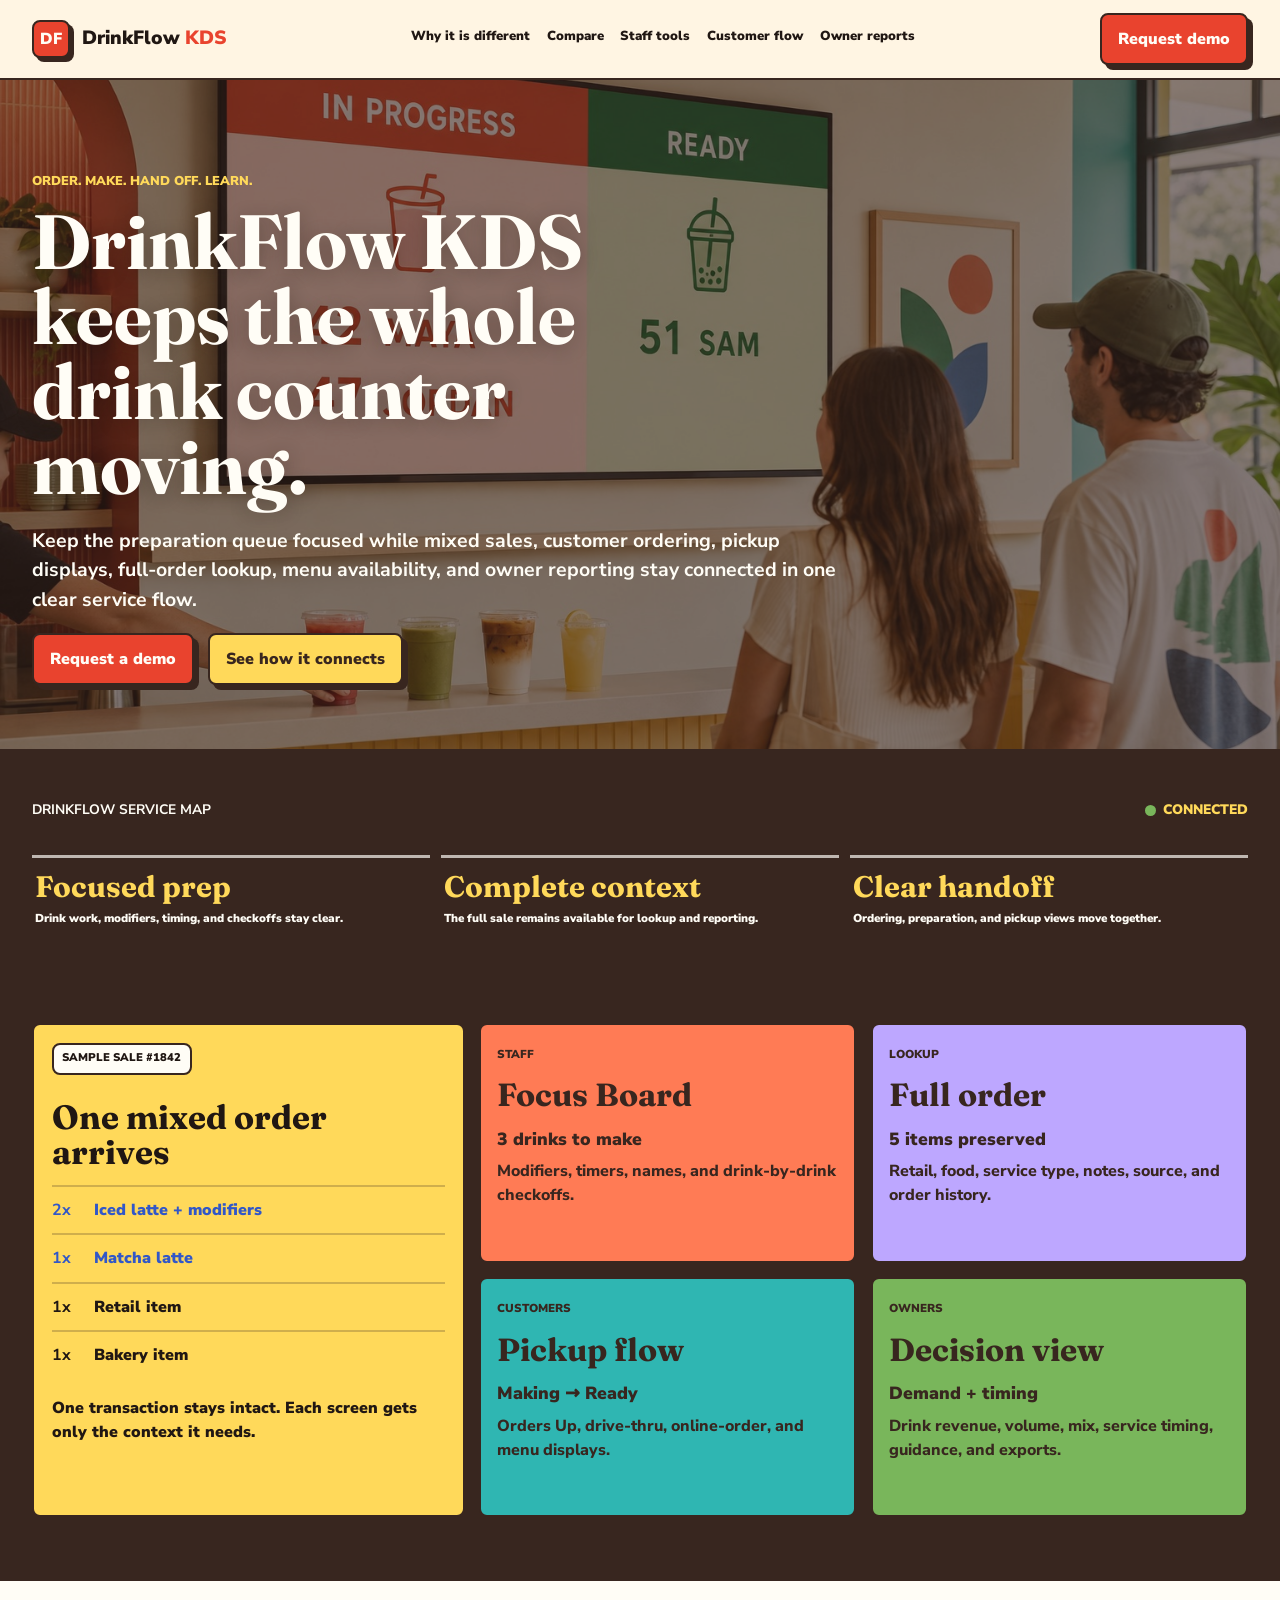
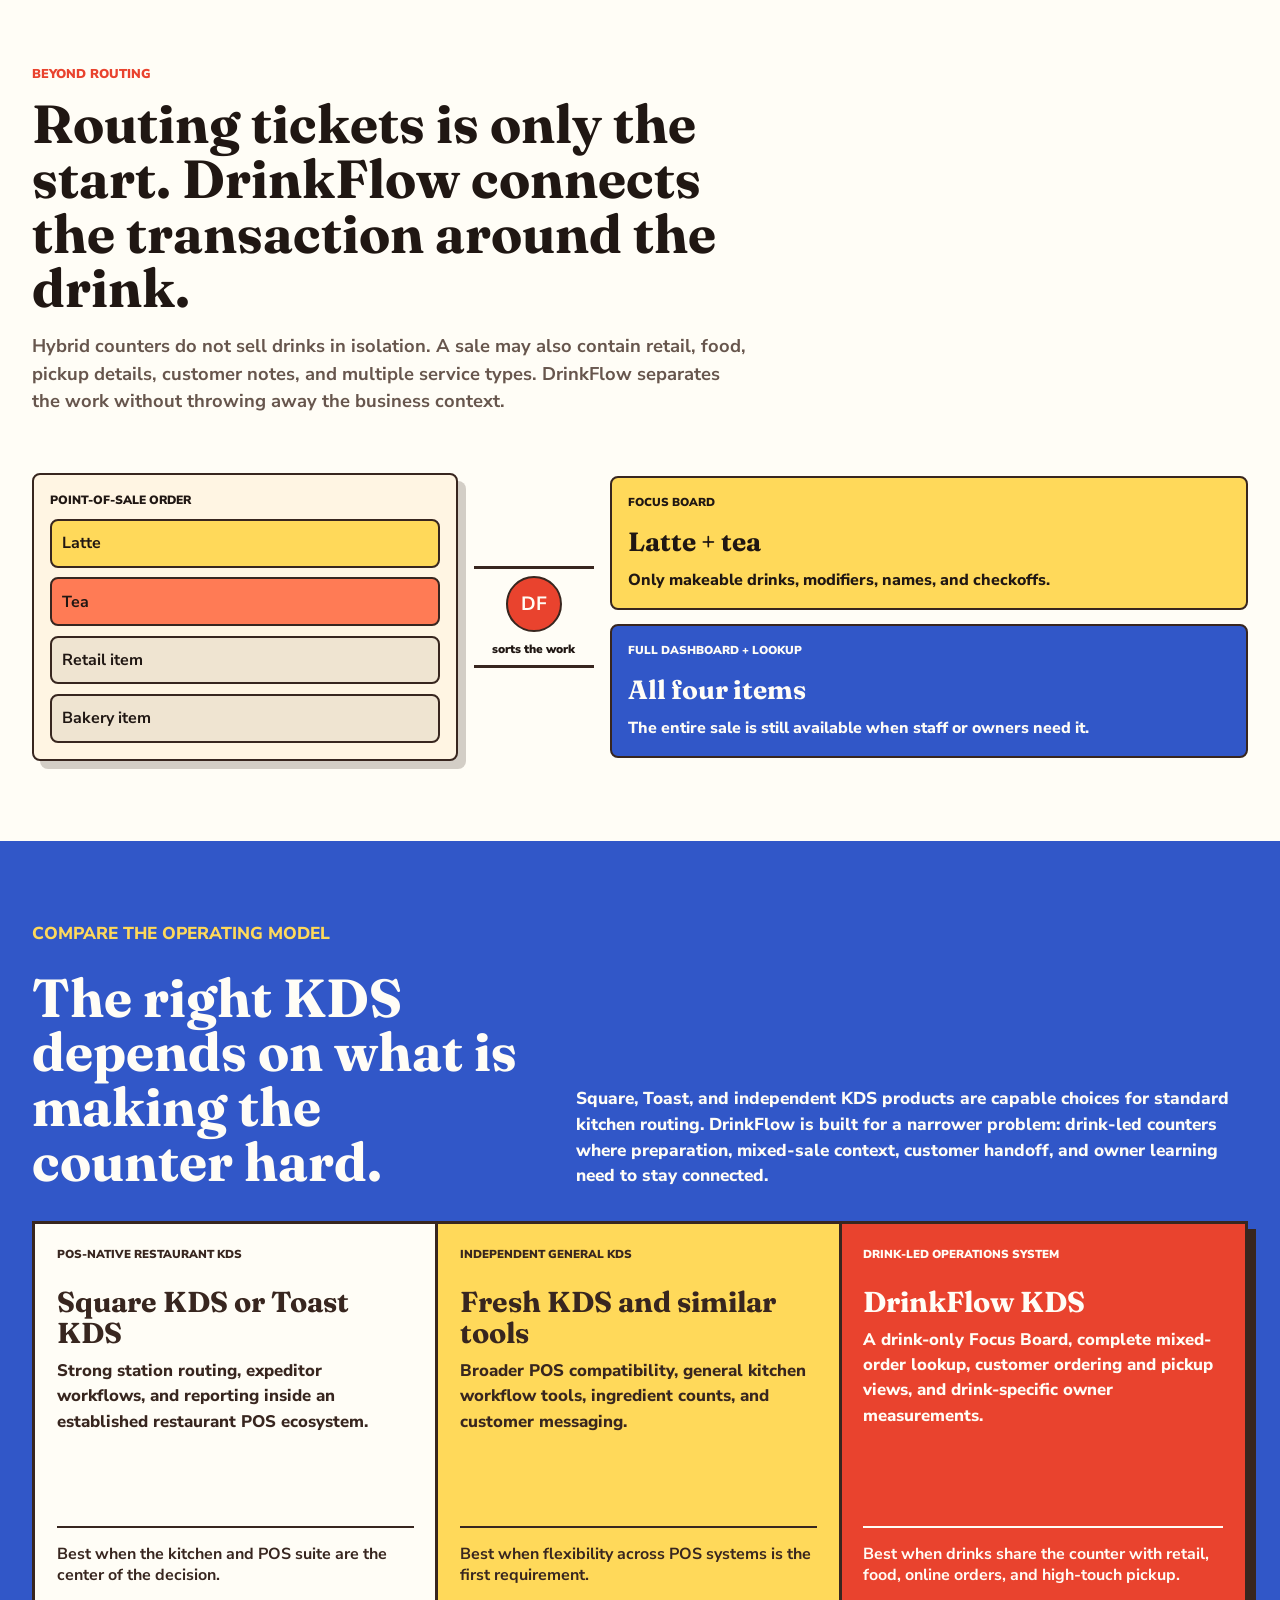
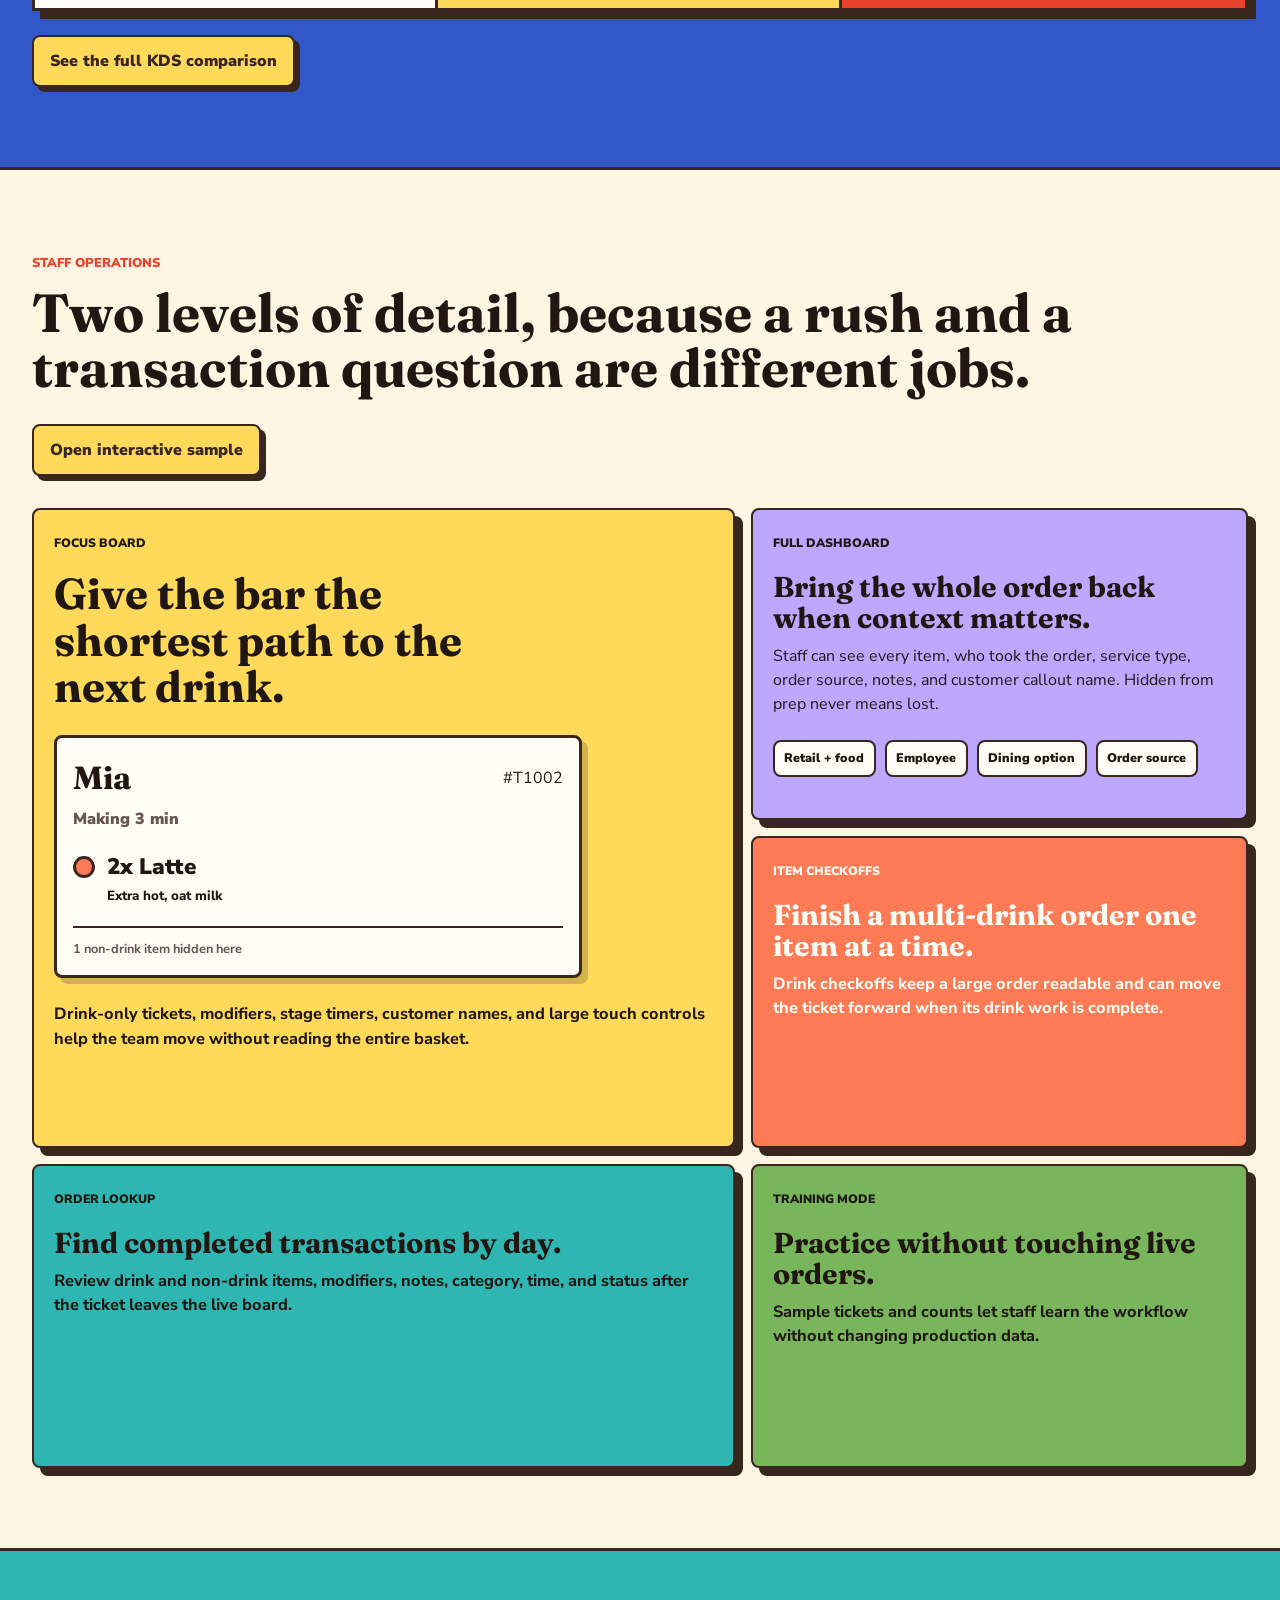
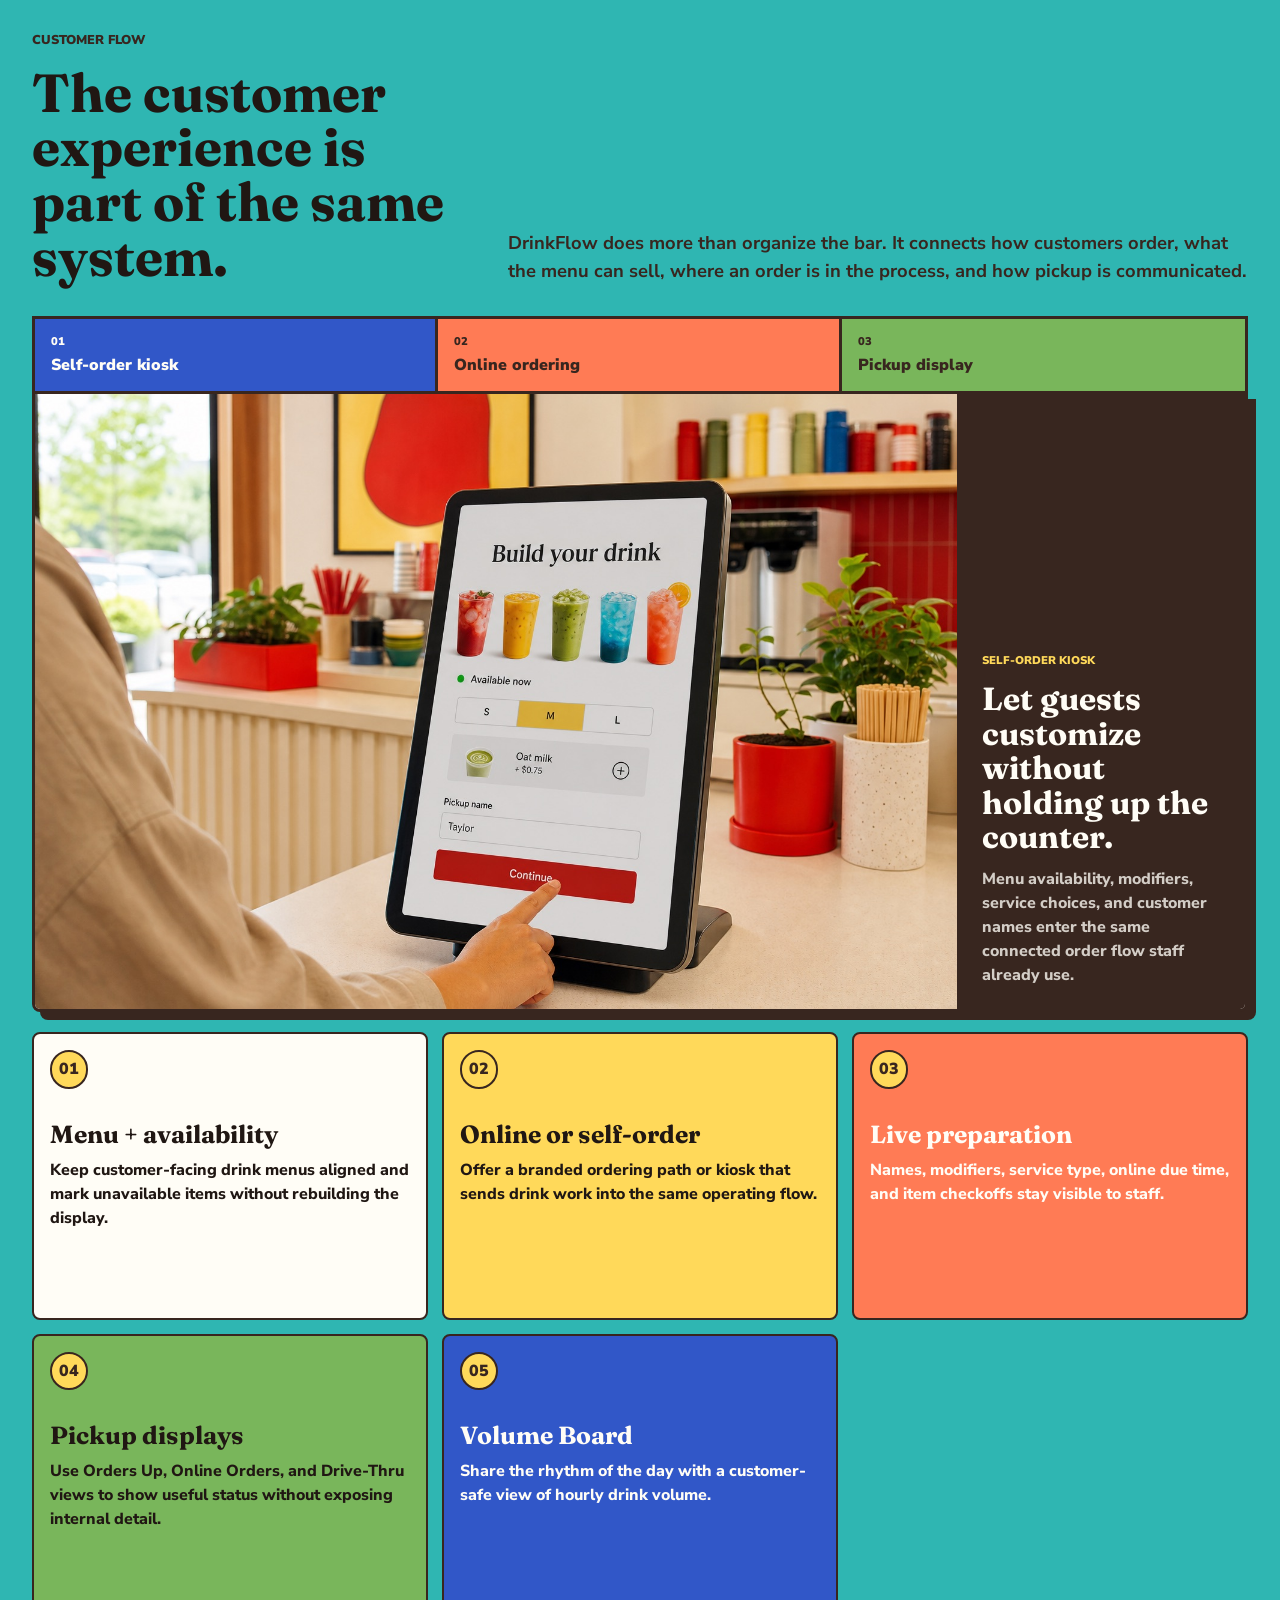
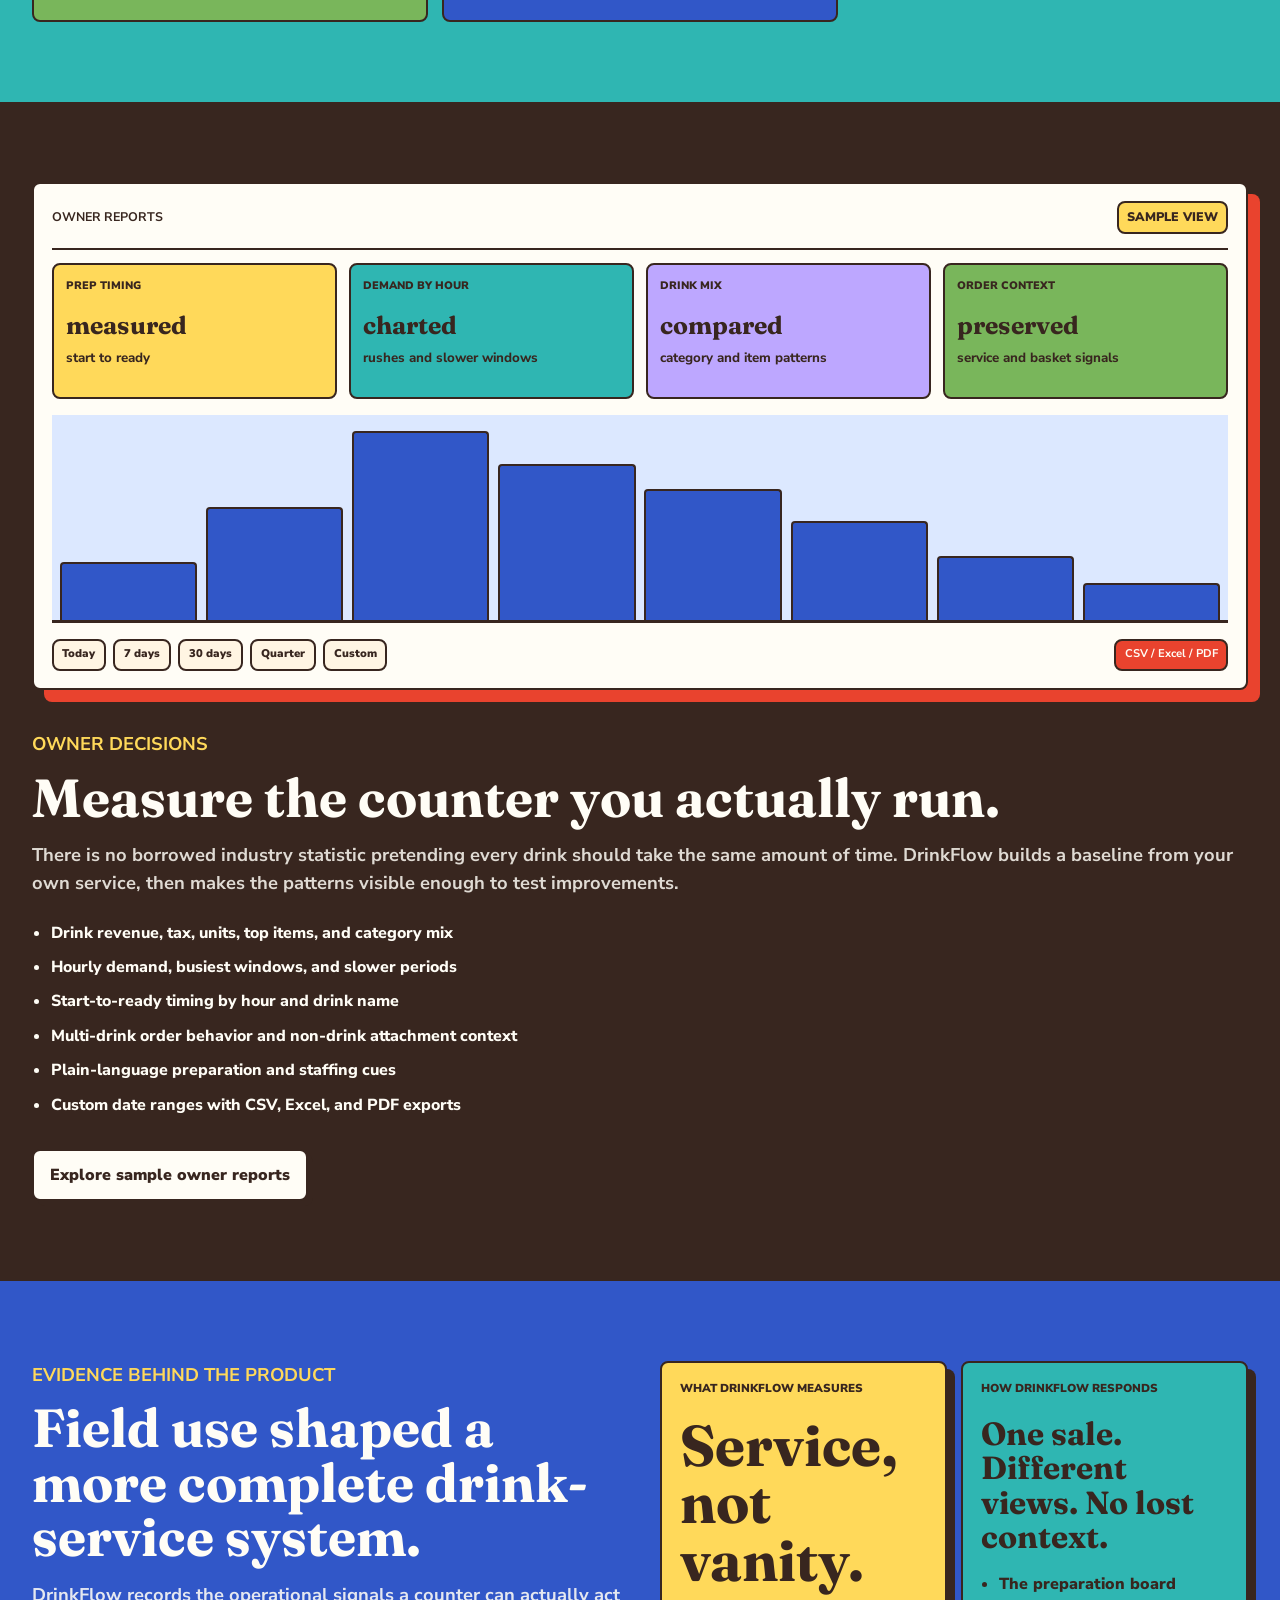
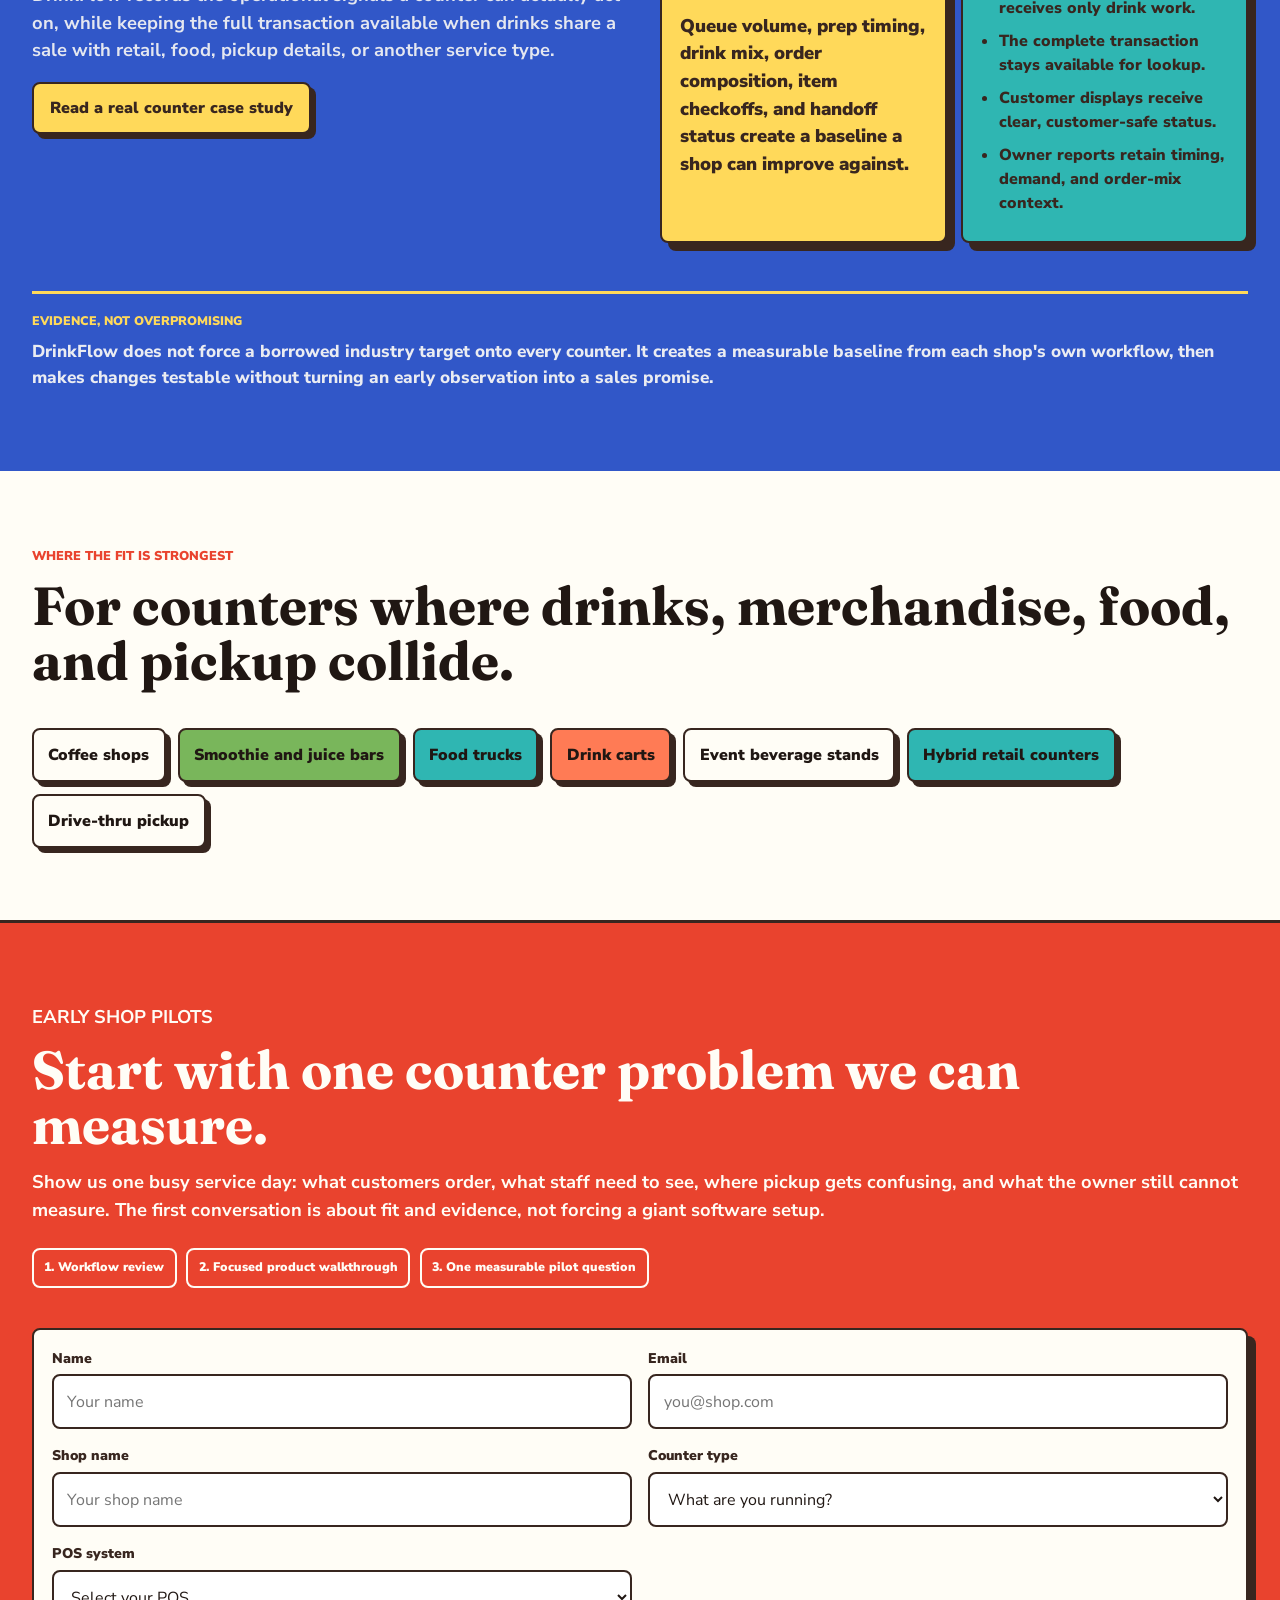
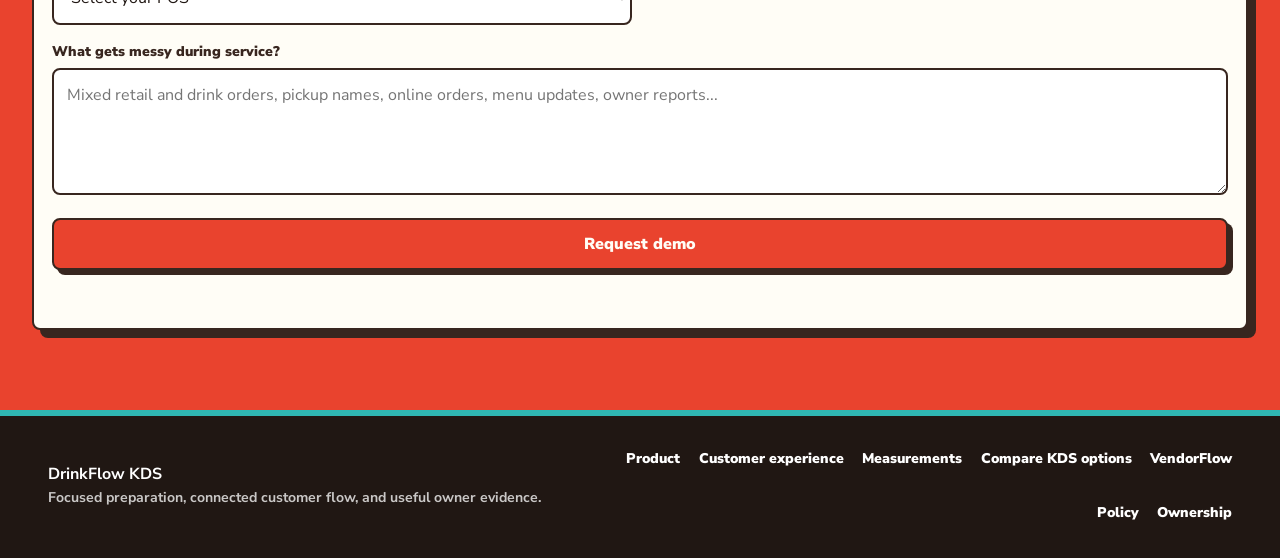
<file: index.html>
<!doctype html>
<html lang="en">
  <head>
    <meta charset="UTF-8" />
    <meta name="viewport" content="width=device-width, initial-scale=1.0" />
    <title>DrinkFlow KDS | Drink Service Operations System</title>
    <meta
      name="description"
      content="DrinkFlow KDS connects focused drink preparation, full transaction lookup, customer ordering and pickup displays, menu availability, and owner reporting in one drink-service system."
    />
    <meta name="robots" content="index, follow" />
    <meta
      name="keywords"
      content="drink KDS, coffee shop KDS, drink order screen, cafe pickup display, drink prep workflow, food truck drink orders, coffee shop owner reports, mixed transaction lookup, self order kiosk"
    />
    <link rel="canonical" href="https://drinkflowkds.com/" />
    <meta property="og:title" content="DrinkFlow KDS" />
    <meta
      property="og:description"
      content="Keep the drink line focused while prep, pickup, ordering, transaction lookup, and owner reporting stay connected."
    />
    <meta property="og:url" content="https://drinkflowkds.com/" />
    <meta property="og:type" content="website" />
    <meta property="og:image" content="https://drinkflowkds.com/assets/drinkflow-ipad-kds.png" />
    <meta name="twitter:card" content="summary_large_image" />
    <meta name="twitter:title" content="DrinkFlow KDS" />
    <meta
      name="twitter:description"
      content="A connected operating system for drink prep, customer pickup, full-order lookup, and owner decisions."
    />
    <meta name="twitter:image" content="https://drinkflowkds.com/assets/drinkflow-ipad-kds.png" />
    <link rel="preconnect" href="https://fonts.googleapis.com" />
    <link rel="preconnect" href="https://fonts.gstatic.com" crossorigin />
    <link
      href="https://fonts.googleapis.com/css2?family=Fraunces:opsz,wght@9..144,700;9..144,900&family=Nunito+Sans:wght@400;700;800;900&display=swap"
      rel="stylesheet"
    />
    <link rel="stylesheet" href="./home.css" />
    <link rel="stylesheet" href="./product-shell.css" />
    <script type="application/ld+json">
      {
        "@context": "https://schema.org",
        "@type": "SoftwareApplication",
        "name": "DrinkFlow KDS",
        "applicationCategory": "BusinessApplication",
        "operatingSystem": "Web",
        "url": "https://drinkflowkds.com/",
        "description": "A drink-service operations system connecting focused preparation, customer pickup, transaction lookup, ordering, menu availability, and owner reporting.",
        "offers": {
          "@type": "Offer",
          "availability": "https://schema.org/PreOrder",
          "priceCurrency": "USD",
          "description": "Demo and early pilot conversations available by request."
        }
      }
    </script>
  </head>
  <body>
    <nav class="site-nav" aria-label="Main navigation">
      <a class="brand" href="#top" aria-label="DrinkFlow KDS home">
        <span class="brand-stamp" aria-hidden="true">DF</span>
        <strong>DrinkFlow <span>KDS</span></strong>
      </a>
      <div class="nav-links">
        <a href="#difference">Why it is different</a>
        <a href="#compare">Compare</a>
        <a href="#operations">Staff tools</a>
        <a href="#customers">Customer flow</a>
        <a href="#insights">Owner reports</a>
      </div>
      <a class="nav-cta" href="#demo">Request demo</a>
    </nav>

    <main id="top">
      <section class="hero-system" aria-labelledby="hero-title">
        <div class="hero-copy">
          <p class="section-label">Order. Make. Hand off. Learn.</p>
          <h1 id="hero-title">DrinkFlow KDS keeps the whole drink counter moving.</h1>
          <p class="hero-lead">
            Keep the preparation queue focused while mixed sales, customer ordering,
            pickup displays, full-order lookup, menu availability, and owner reporting
            stay connected in one clear service flow.
          </p>
          <div class="hero-actions" aria-label="Primary actions">
            <a class="button primary" href="#demo">Request a demo</a>
            <a class="button secondary" href="#system">See how it connects</a>
          </div>
        </div>
      </section>

        <section class="service-map" id="system" aria-label="DrinkFlow connected product views">
          <div class="map-topbar">
            <strong>DrinkFlow service map</strong>
            <span><i aria-hidden="true"></i> Connected</span>
          </div>
          <div class="traction-row" aria-label="What DrinkFlow keeps connected">
            <article>
              <strong>Focused prep</strong>
              <span>Drink work, modifiers, timing, and checkoffs stay clear.</span>
            </article>
            <article>
              <strong>Complete context</strong>
              <span>The full sale remains available for lookup and reporting.</span>
            </article>
            <article>
              <strong>Clear handoff</strong>
              <span>Ordering, preparation, and pickup views move together.</span>
            </article>
          </div>
          <div class="map-layout">
            <article class="mixed-sale">
              <span class="order-stamp">Sample sale #1842</span>
              <h2>One mixed order arrives</h2>
              <ul>
                <li class="drink-item"><b>2x</b> Iced latte + modifiers</li>
                <li class="drink-item"><b>1x</b> Matcha latte</li>
                <li><b>1x</b> Retail item</li>
                <li><b>1x</b> Bakery item</li>
              </ul>
              <p>One transaction stays intact. Each screen gets only the context it needs.</p>
            </article>

            <div class="connected-views">
              <article class="view-panel staff-view">
                <span>Staff</span>
                <h2>Focus Board</h2>
                <strong>3 drinks to make</strong>
                <p>Modifiers, timers, names, and drink-by-drink checkoffs.</p>
              </article>
              <article class="view-panel lookup-view">
                <span>Lookup</span>
                <h2>Full order</h2>
                <strong>5 items preserved</strong>
                <p>Retail, food, service type, notes, source, and order history.</p>
              </article>
              <article class="view-panel guest-view">
                <span>Customers</span>
                <h2>Pickup flow</h2>
                <strong>Making &rarr; Ready</strong>
                <p>Orders Up, drive-thru, online-order, and menu displays.</p>
              </article>
              <article class="view-panel owner-view">
                <span>Owners</span>
                <h2>Decision view</h2>
                <strong>Demand + timing</strong>
                <p>Drink revenue, volume, mix, service timing, guidance, and exports.</p>
              </article>
            </div>
          </div>
      </section>

      <section class="difference-section" id="difference" aria-labelledby="difference-title">
        <div class="difference-copy">
          <p class="section-label">Beyond routing</p>
          <h2 id="difference-title">Routing tickets is only the start. DrinkFlow connects the transaction around the drink.</h2>
          <p>
            Hybrid counters do not sell drinks in isolation. A sale may also contain
            retail, food, pickup details, customer notes, and multiple service types.
            DrinkFlow separates the work without throwing away the business context.
          </p>
        </div>

        <div class="sorting-story" aria-label="How DrinkFlow separates a mixed transaction">
          <article class="sale-stack">
            <span>Point-of-sale order</span>
            <b>Latte</b>
            <b>Tea</b>
            <b class="non-drink">Retail item</b>
            <b class="non-drink">Bakery item</b>
          </article>
          <div class="sort-mark" aria-hidden="true">
            <strong>DF</strong>
            <span>sorts the work</span>
          </div>
          <div class="sorted-results">
            <article>
              <span>Focus Board</span>
              <strong>Latte + tea</strong>
              <p>Only makeable drinks, modifiers, names, and checkoffs.</p>
            </article>
            <article>
              <span>Full dashboard + lookup</span>
              <strong>All four items</strong>
              <p>The entire sale is still available when staff or owners need it.</p>
            </article>
          </div>
        </div>
      </section>

      <section class="market-section" id="compare" aria-labelledby="market-title">
        <div class="market-heading">
          <p class="section-label">Compare the operating model</p>
          <h2 id="market-title">The right KDS depends on what is making the counter hard.</h2>
          <p>
            Square, Toast, and independent KDS products are capable choices for standard
            kitchen routing. DrinkFlow is built for a narrower problem: drink-led counters
            where preparation, mixed-sale context, customer handoff, and owner learning need
            to stay connected.
          </p>
        </div>

        <div class="market-options" aria-label="KDS operating model comparison">
          <article>
            <span>POS-native restaurant KDS</span>
            <h3>Square KDS or Toast KDS</h3>
            <p>Strong station routing, expeditor workflows, and reporting inside an established restaurant POS ecosystem.</p>
            <strong>Best when the kitchen and POS suite are the center of the decision.</strong>
          </article>
          <article>
            <span>Independent general KDS</span>
            <h3>Fresh KDS and similar tools</h3>
            <p>Broader POS compatibility, general kitchen workflow tools, ingredient counts, and customer messaging.</p>
            <strong>Best when flexibility across POS systems is the first requirement.</strong>
          </article>
          <article class="market-options__drinkflow">
            <span>Drink-led operations system</span>
            <h3>DrinkFlow KDS</h3>
            <p>A drink-only Focus Board, complete mixed-order lookup, customer ordering and pickup views, and drink-specific owner measurements.</p>
            <strong>Best when drinks share the counter with retail, food, online orders, and high-touch pickup.</strong>
          </article>
        </div>

        <a class="button secondary" href="/compare">See the full KDS comparison</a>
      </section>

      <section class="operations-section" id="operations" aria-labelledby="operations-title">
        <div class="section-heading">
          <p class="section-label">Staff operations</p>
          <h2 id="operations-title">Two levels of detail, because a rush and a transaction question are different jobs.</h2>
          <a class="button secondary" href="https://goldieskds.com/demo">Open interactive sample</a>
        </div>

        <div class="operations-grid">
          <article class="feature-block feature-focus">
            <span class="feature-kicker">Focus Board</span>
            <h3>Give the bar the shortest path to the next drink.</h3>
            <div class="focus-sample" aria-label="Sample focused drink ticket">
              <div><b>Mia</b><span>#T1002</span><em>Making 3 min</em></div>
              <p><i aria-hidden="true"></i> 2x Latte</p>
              <small>Extra hot, oat milk</small>
              <strong>1 non-drink item hidden here</strong>
            </div>
            <p>
              Drink-only tickets, modifiers, stage timers, customer names, and large
              touch controls help the team move without reading the entire basket.
            </p>
          </article>

          <article class="feature-block feature-full">
            <span class="feature-kicker">Full dashboard</span>
            <h3>Bring the whole order back when context matters.</h3>
            <p>
              Staff can see every item, who took the order, service type, order source,
              notes, and customer callout name. Hidden from prep never means lost.
            </p>
            <div class="detail-tags" aria-label="Full dashboard details">
              <span>Retail + food</span><span>Employee</span><span>Dining option</span><span>Order source</span>
            </div>
          </article>

          <article class="feature-block feature-checkoff">
            <span class="feature-kicker">Item checkoffs</span>
            <h3>Finish a multi-drink order one item at a time.</h3>
            <p>Drink checkoffs keep a large order readable and can move the ticket forward when its drink work is complete.</p>
          </article>

          <article class="feature-block feature-lookup">
            <span class="feature-kicker">Order lookup</span>
            <h3>Find completed transactions by day.</h3>
            <p>Review drink and non-drink items, modifiers, notes, category, time, and status after the ticket leaves the live board.</p>
          </article>

          <article class="feature-block feature-training">
            <span class="feature-kicker">Training mode</span>
            <h3>Practice without touching live orders.</h3>
            <p>Sample tickets and counts let staff learn the workflow without changing production data.</p>
          </article>
        </div>
      </section>

      <section class="customer-section" id="customers" aria-labelledby="customers-title">
        <div class="customer-heading">
          <p class="section-label">Customer flow</p>
          <h2 id="customers-title">The customer experience is part of the same system.</h2>
          <p>
            DrinkFlow does more than organize the bar. It connects how customers order,
            what the menu can sell, where an order is in the process, and how pickup is communicated.
          </p>
        </div>

        <div class="customer-showcase" data-customer-tour>
          <div class="customer-tour-tabs" role="tablist" aria-label="Customer experience views">
            <button id="tour-tab-kiosk" type="button" role="tab" aria-selected="true" aria-controls="tour-panel-kiosk" data-tour-target="kiosk">
              <span>01</span> Self-order kiosk
            </button>
            <button id="tour-tab-online" type="button" role="tab" aria-selected="false" aria-controls="tour-panel-online" data-tour-target="online" tabindex="-1">
              <span>02</span> Online ordering
            </button>
            <button id="tour-tab-pickup" type="button" role="tab" aria-selected="false" aria-controls="tour-panel-pickup" data-tour-target="pickup" tabindex="-1">
              <span>03</span> Pickup display
            </button>
          </div>

          <figure id="tour-panel-kiosk" class="customer-mockup customer-mockup-kiosk" role="tabpanel" aria-labelledby="tour-tab-kiosk" data-tour-panel="kiosk">
            <img
              src="assets/customer-experience/self-order-kiosk.jpg"
              alt="Concept mockup of a customer customizing a drink on a self-order kiosk"
              width="1536"
              height="1024"
              loading="eager"
              fetchpriority="high"
              decoding="async"
            />
            <figcaption>
              <span>Self-order kiosk</span>
              <strong>Let guests customize without holding up the counter.</strong>
              <p>Menu availability, modifiers, service choices, and customer names enter the same connected order flow staff already use.</p>
            </figcaption>
          </figure>

          <figure id="tour-panel-online" class="customer-mockup customer-mockup-online" role="tabpanel" aria-labelledby="tour-tab-online" data-tour-panel="online" hidden>
            <img
              src="assets/customer-experience/order-ahead.jpg"
              alt="Concept mockup of a customer ordering a customized drink from a phone"
              width="1536"
              height="1024"
              loading="lazy"
              decoding="async"
            />
            <figcaption>
              <span>Online ordering</span>
              <strong>Carry the same menu and availability beyond the counter.</strong>
              <p>Customers can order ahead while pickup timing, order source, modifiers, and live preparation remain visible to the team.</p>
            </figcaption>
          </figure>

          <figure id="tour-panel-pickup" class="customer-mockup customer-mockup-pickup" role="tabpanel" aria-labelledby="tour-tab-pickup" data-tour-panel="pickup" hidden>
            <img
              src="assets/customer-experience/pickup-display.jpg"
              alt="Concept mockup of customers watching an in-progress and ready pickup display"
              width="1536"
              height="1024"
              loading="lazy"
              decoding="async"
            />
            <figcaption>
              <span>Pickup display</span>
              <strong>Show what is moving and what is ready.</strong>
              <p>Customer-safe status boards communicate progress without exposing the internal notes and detail staff need behind the counter.</p>
            </figcaption>
          </figure>
        </div>

        <div class="customer-path" aria-label="Connected DrinkFlow customer tools">
          <article>
            <span>01</span>
            <h3>Menu + availability</h3>
            <p>Keep customer-facing drink menus aligned and mark unavailable items without rebuilding the display.</p>
          </article>
          <article>
            <span>02</span>
            <h3>Online or self-order</h3>
            <p>Offer a branded ordering path or kiosk that sends drink work into the same operating flow.</p>
          </article>
          <article>
            <span>03</span>
            <h3>Live preparation</h3>
            <p>Names, modifiers, service type, online due time, and item checkoffs stay visible to staff.</p>
          </article>
          <article>
            <span>04</span>
            <h3>Pickup displays</h3>
            <p>Use Orders Up, Online Orders, and Drive-Thru views to show useful status without exposing internal detail.</p>
          </article>
          <article>
            <span>05</span>
            <h3>Volume Board</h3>
            <p>Share the rhythm of the day with a customer-safe view of hourly drink volume.</p>
          </article>
        </div>
      </section>

      <section class="insights-section" id="insights" aria-labelledby="insights-title">
        <div class="owner-dashboard" aria-label="Sample DrinkFlow owner report">
          <div class="dashboard-topline">
            <strong>Owner Reports</strong>
            <span>Sample view</span>
          </div>
          <div class="dashboard-metrics">
            <article><span>Prep timing</span><b>measured</b><small>start to ready</small></article>
            <article><span>Demand by hour</span><b>charted</b><small>rushes and slower windows</small></article>
            <article><span>Drink mix</span><b>compared</b><small>category and item patterns</small></article>
            <article><span>Order context</span><b>preserved</b><small>service and basket signals</small></article>
          </div>
          <div class="volume-chart" aria-label="Sample hourly drink volume chart">
            <span style="--height: 28%"></span>
            <span style="--height: 55%"></span>
            <span style="--height: 92%"></span>
            <span style="--height: 76%"></span>
            <span style="--height: 64%"></span>
            <span style="--height: 48%"></span>
            <span style="--height: 31%"></span>
            <span style="--height: 18%"></span>
          </div>
          <div class="export-row"><span>Today</span><span>7 days</span><span>30 days</span><span>Quarter</span><span>Custom</span><b>CSV / Excel / PDF</b></div>
        </div>

        <div class="insights-copy">
          <p class="section-label">Owner decisions</p>
          <h2 id="insights-title">Measure the counter you actually run.</h2>
          <p>
            There is no borrowed industry statistic pretending every drink should take
            the same amount of time. DrinkFlow builds a baseline from your own service,
            then makes the patterns visible enough to test improvements.
          </p>
          <ul>
            <li>Drink revenue, tax, units, top items, and category mix</li>
            <li>Hourly demand, busiest windows, and slower periods</li>
            <li>Start-to-ready timing by hour and drink name</li>
            <li>Multi-drink order behavior and non-drink attachment context</li>
            <li>Plain-language preparation and staffing cues</li>
            <li>Custom date ranges with CSV, Excel, and PDF exports</li>
          </ul>
          <a class="button light" href="https://goldieskds.com/demo/owner">Explore sample owner reports</a>
        </div>
      </section>

      <section class="proof-section" id="proof" aria-labelledby="proof-title">
        <div class="proof-heading">
          <p class="section-label">Evidence behind the product</p>
          <h2 id="proof-title">Field use shaped a more complete drink-service system.</h2>
          <p>
            DrinkFlow records the operational signals a counter can actually act on, while
            keeping the full transaction available when drinks share a sale with retail,
            food, pickup details, or another service type.
          </p>
          <a class="button secondary" href="https://goldieskds.com/case-study/goldies">Read a real counter case study</a>
        </div>

        <div class="proof-results">
          <article class="proof-finding">
            <span>What DrinkFlow measures</span>
            <strong>Service, not vanity.</strong>
            <p>Queue volume, prep timing, drink mix, order composition, item checkoffs, and handoff status create a baseline a shop can improve against.</p>
          </article>
          <article class="proof-response">
            <span>How DrinkFlow responds</span>
            <h3>One sale. Different views. No lost context.</h3>
            <ul>
              <li>The preparation board receives only drink work.</li>
              <li>The complete transaction stays available for lookup.</li>
              <li>Customer displays receive clear, customer-safe status.</li>
              <li>Owner reports retain timing, demand, and order-mix context.</li>
            </ul>
          </article>
        </div>

        <div class="learning-note">
          <span>Evidence, not overpromising</span>
          <p>
            DrinkFlow does not force a borrowed industry target onto every counter. It creates
            a measurable baseline from each shop&apos;s own workflow, then makes changes testable
            without turning an early observation into a sales promise.
          </p>
        </div>
      </section>

      <section class="fit-section" aria-labelledby="fit-title">
        <div>
          <p class="section-label">Where the fit is strongest</p>
          <h2 id="fit-title">For counters where drinks, merchandise, food, and pickup collide.</h2>
        </div>
        <div class="fit-list">
          <span>Coffee shops</span>
          <span>Smoothie and juice bars</span>
          <span>Food trucks</span>
          <span>Drink carts</span>
          <span>Event beverage stands</span>
          <span>Hybrid retail counters</span>
          <span>Drive-thru pickup</span>
        </div>
      </section>

      <section class="demo-section" id="demo" aria-labelledby="demo-title">
        <div class="demo-copy">
          <p class="section-label">Early shop pilots</p>
          <h2 id="demo-title">Start with one counter problem we can measure.</h2>
          <p>
            Show us one busy service day: what customers order, what staff need to see,
            where pickup gets confusing, and what the owner still cannot measure. The
            first conversation is about fit and evidence, not forcing a giant software setup.
          </p>
          <div class="demo-expectations" aria-label="What happens after requesting a demo">
            <span>1. Workflow review</span>
            <span>2. Focused product walkthrough</span>
            <span>3. One measurable pilot question</span>
          </div>
        </div>
        <form id="demo-request-form" class="demo-form">
          <label>
            <span>Name</span>
            <input type="text" name="contactName" autocomplete="name" placeholder="Your name" />
          </label>
          <label>
            <span>Email</span>
            <input type="email" name="email" autocomplete="email" placeholder="you@shop.com" required />
          </label>
          <label>
            <span>Shop name</span>
            <input type="text" name="shopName" autocomplete="organization" placeholder="Your shop name" required />
          </label>
          <label>
            <span>Counter type</span>
            <select name="businessType" required>
              <option value="">What are you running?</option>
              <option>Coffee shop</option>
              <option>Smoothie or juice bar</option>
              <option>Food truck</option>
              <option>Drink cart</option>
              <option>Event beverage stand</option>
              <option>Bakery or cafe counter</option>
              <option>Other fast-service counter</option>
            </select>
          </label>
          <label>
            <span>POS system</span>
            <select name="posSystem" required>
              <option value="">Select your POS</option>
              <option>Square</option>
              <option>Clover</option>
              <option>Toast</option>
              <option>Shopify</option>
              <option>Lightspeed</option>
              <option>Not sure yet</option>
              <option>Other</option>
            </select>
          </label>
          <label class="full">
            <span>What gets messy during service?</span>
            <textarea name="currentPain" rows="4" placeholder="Mixed retail and drink orders, pickup names, online orders, menu updates, owner reports..." required></textarea>
          </label>
          <input class="hidden-field" type="text" name="company" tabindex="-1" autocomplete="off" />
          <button class="button primary demo-submit" type="submit">Request demo</button>
          <p class="form-status" id="demo-request-status" role="status" aria-live="polite"></p>
        </form>
      </section>
    </main>

    <footer class="site-footer product-footer product-footer--drinkflow">
      <div class="product-footer__identity">
        <strong>DrinkFlow KDS</strong>
        <span>Focused preparation, connected customer flow, and useful owner evidence.</span>
      </div>
      <nav aria-label="DrinkFlow footer links">
        <a href="#top">Product</a>
        <a href="#customers">Customer experience</a>
        <a href="#insights">Measurements</a>
        <a href="/compare">Compare KDS options</a>
        <a href="/vendorflow">VendorFlow</a>
        <a href="/policy">Policy</a>
        <a href="/policy#ownership">Ownership</a>
      </nav>
    </footer>

    <script>
      const customerTour = document.querySelector("[data-customer-tour]");
      const customerTourTabs = Array.from(customerTour?.querySelectorAll("[data-tour-target]") || []);
      const customerTourPanels = Array.from(customerTour?.querySelectorAll("[data-tour-panel]") || []);

      function selectCustomerTour(target, moveFocus = false) {
        customerTourTabs.forEach((tab) => {
          const selected = tab.dataset.tourTarget === target;
          tab.setAttribute("aria-selected", String(selected));
          tab.tabIndex = selected ? 0 : -1;
          if (selected && moveFocus) tab.focus();
        });
        customerTourPanels.forEach((panel) => {
          panel.hidden = panel.dataset.tourPanel !== target;
        });
      }

      customerTourTabs.forEach((tab, index) => {
        tab.addEventListener("click", () => selectCustomerTour(tab.dataset.tourTarget));
        tab.addEventListener("keydown", (event) => {
          if (!['ArrowLeft', 'ArrowRight', 'Home', 'End'].includes(event.key)) return;
          event.preventDefault();
          let nextIndex = index;
          if (event.key === 'ArrowRight') nextIndex = (index + 1) % customerTourTabs.length;
          if (event.key === 'ArrowLeft') nextIndex = (index - 1 + customerTourTabs.length) % customerTourTabs.length;
          if (event.key === 'Home') nextIndex = 0;
          if (event.key === 'End') nextIndex = customerTourTabs.length - 1;
          selectCustomerTour(customerTourTabs[nextIndex].dataset.tourTarget, true);
        });
      });

      const demoForm = document.getElementById("demo-request-form");
      const demoStatus = document.getElementById("demo-request-status");

      demoForm?.addEventListener("submit", async (event) => {
        event.preventDefault();
        demoStatus.textContent = "Sending your request...";

        const data = new FormData(demoForm);
        const payload = {
          contactName: data.get("contactName"),
          email: data.get("email"),
          shopName: data.get("shopName"),
          businessType: data.get("businessType"),
          posSystem: data.get("posSystem"),
          screenNeeds: [
            "Staff Focus Board",
            "Full transaction lookup",
            "Customer displays",
            "Owner reports",
            "Online ordering and menu availability"
          ],
          orderSources: ["In person", "Online or kiosk"],
          timeline: "Demo requested",
          currentPain: data.get("currentPain"),
          notes: "Demo request from DrinkFlowKDS.com homepage.",
          company: data.get("company"),
          source: "drinkflowkds.com-demo",
          pagePath: window.location.pathname,
          referrer: document.referrer
        };

        try {
          const response = await fetch("/api/drinkflow-onboarding", {
            method: "POST",
            headers: { "Content-Type": "application/json" },
            body: JSON.stringify(payload)
          });
          const result = await response.json().catch(() => ({}));

          if (!response.ok) {
            throw new Error(result.error || "Demo request failed");
          }

          demoForm.reset();
          demoStatus.textContent = "Demo request sent. I will reply from samantha@studiosamantha.com.";
        } catch (error) {
          demoStatus.textContent = "That did not send yet. Email samantha@studiosamantha.com and mention DrinkFlow demo.";
        }
      });
    </script>
  </body>
</html>
</file>
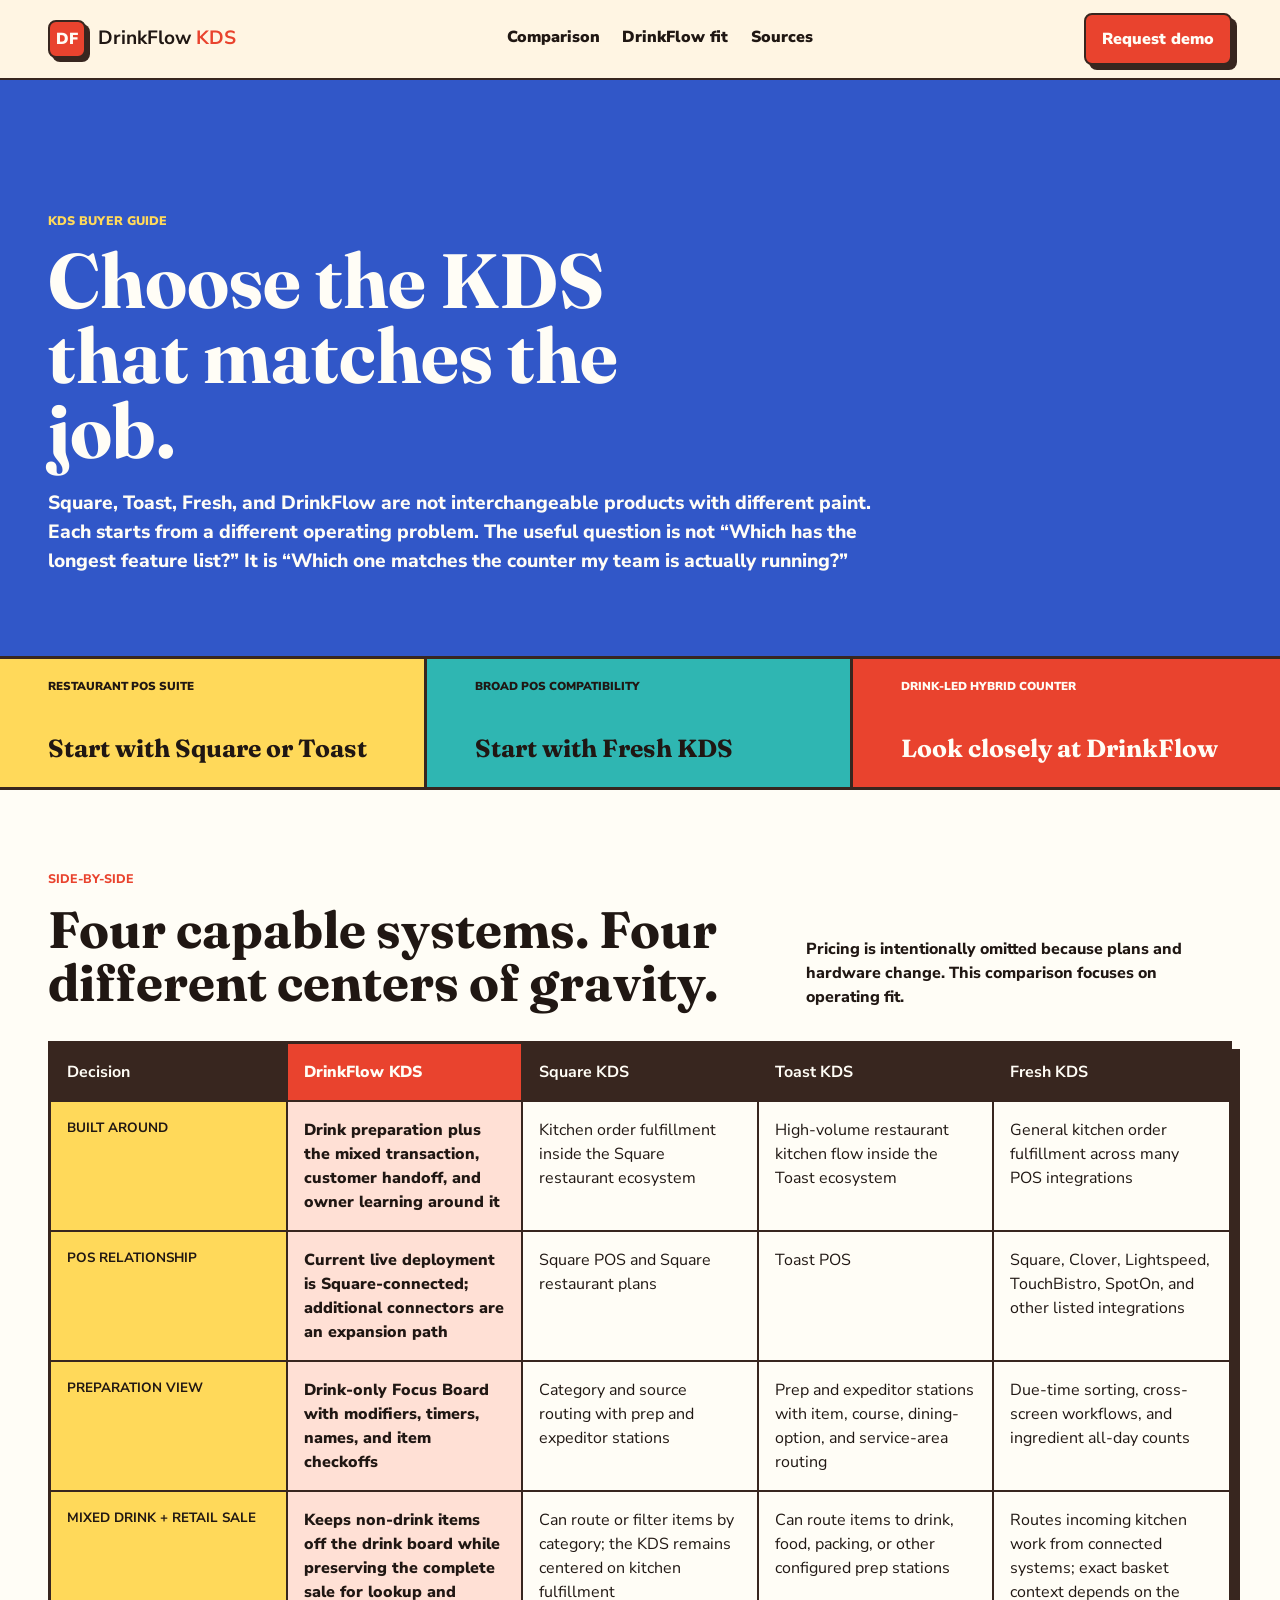
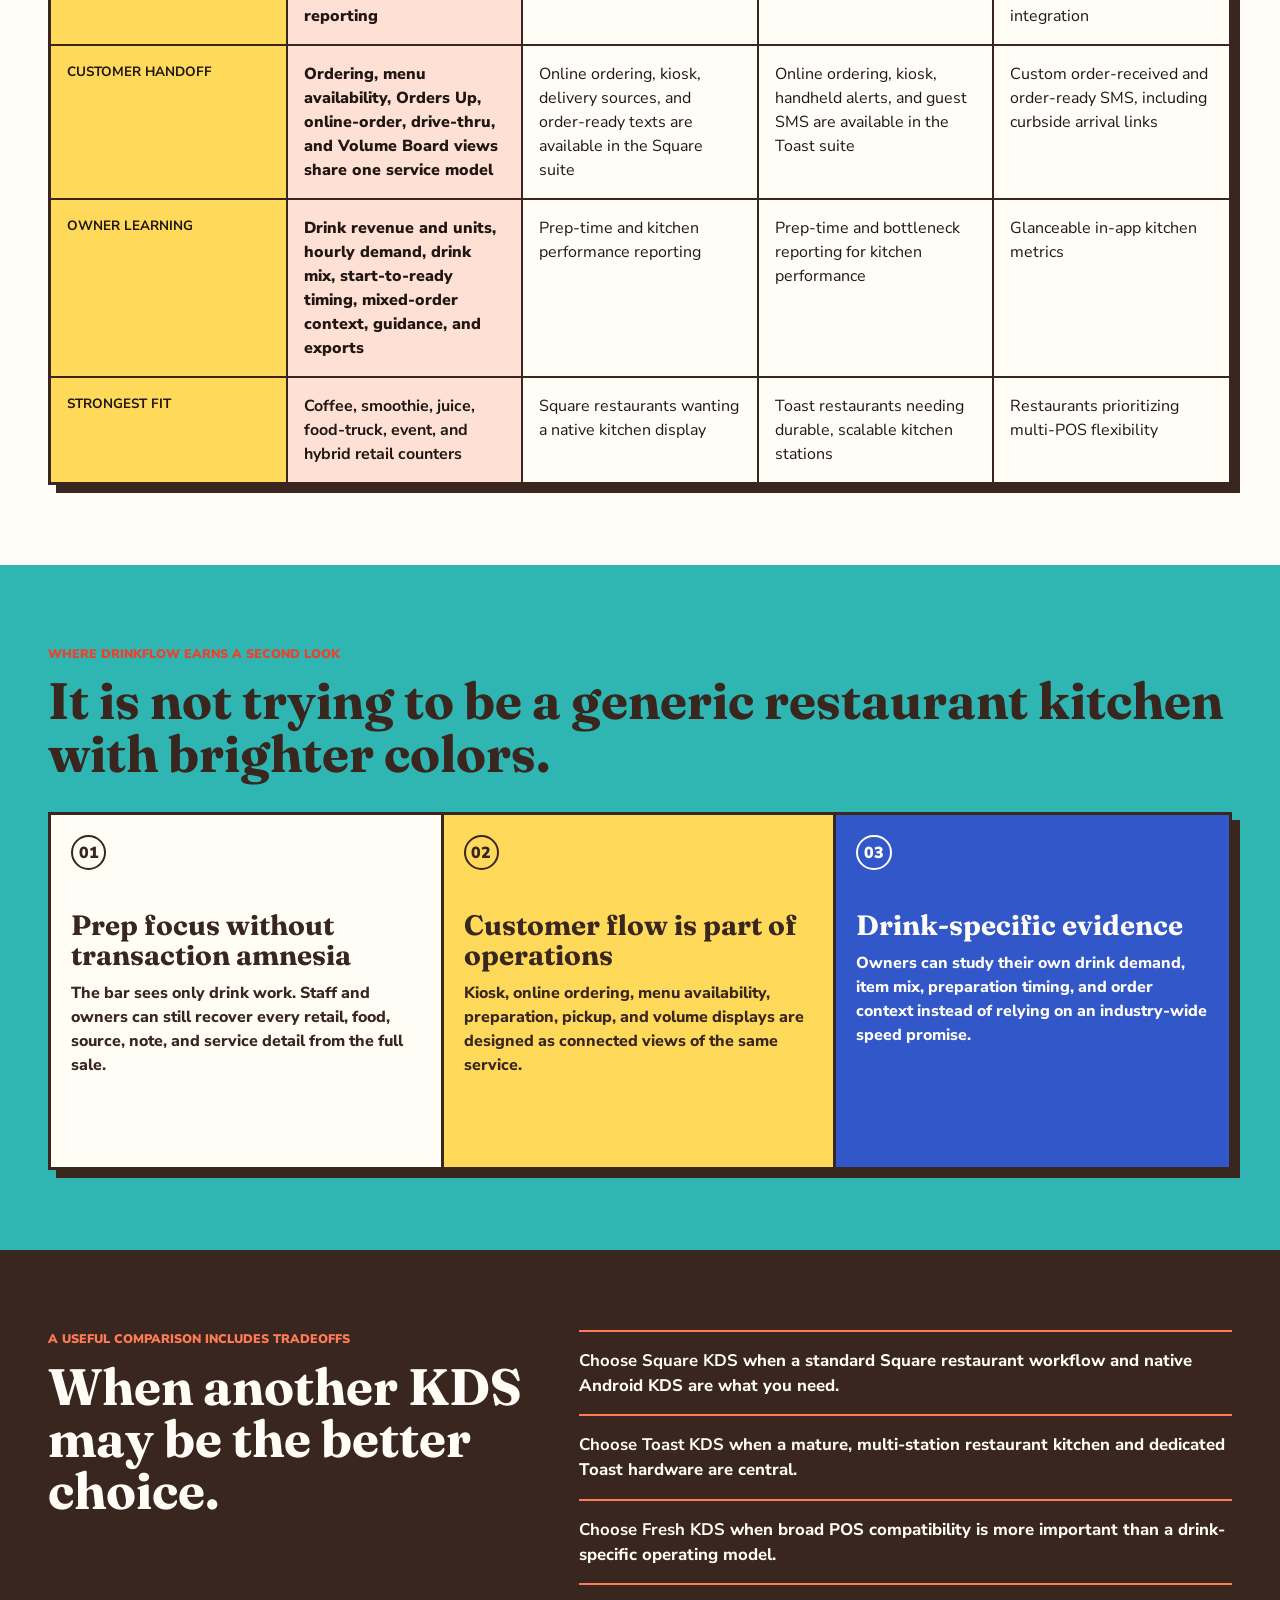
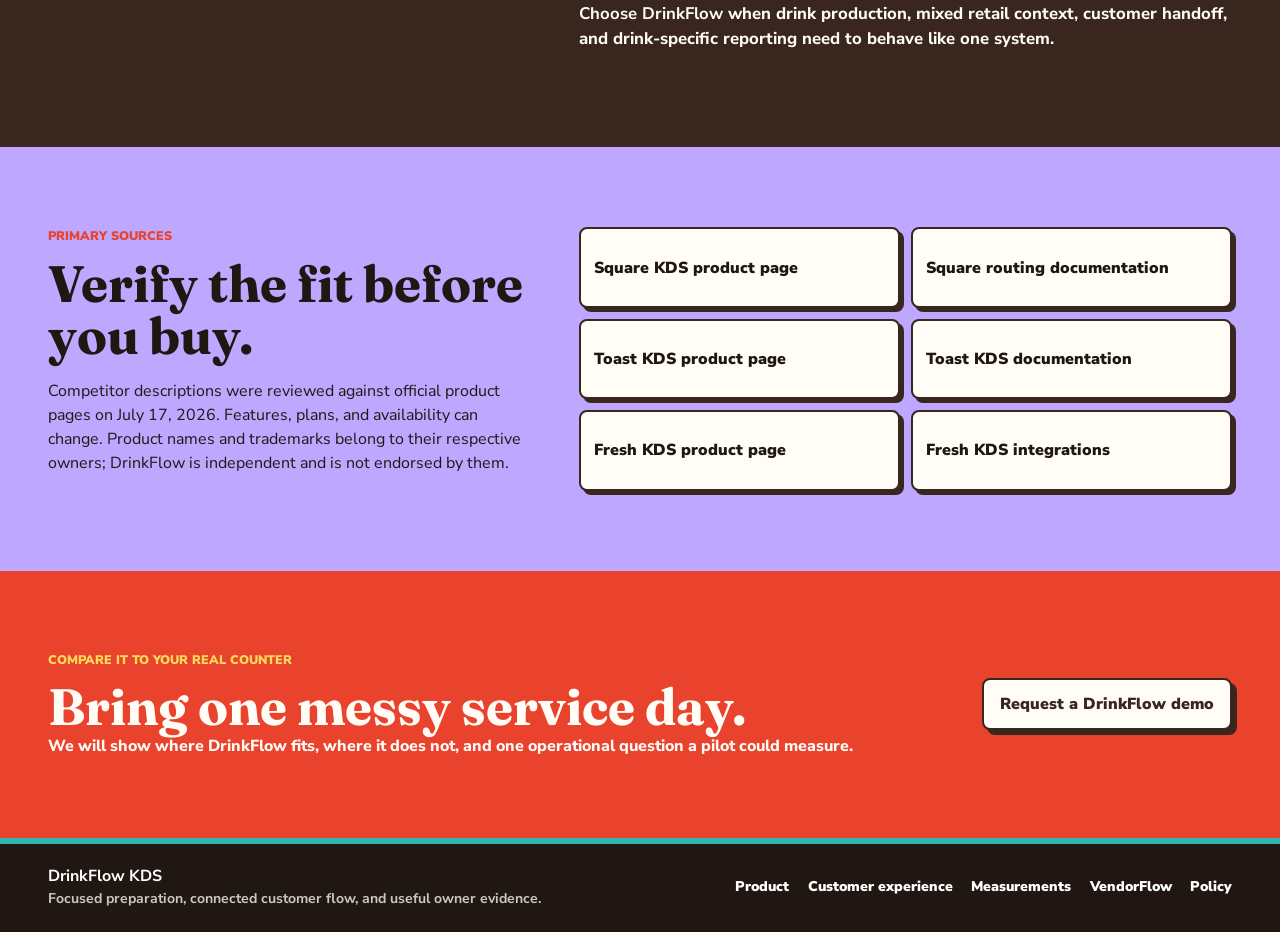
<file: compare.html>
<!doctype html>
<html lang="en">
  <head>
    <meta charset="UTF-8" />
    <meta name="viewport" content="width=device-width, initial-scale=1.0" />
    <title>DrinkFlow vs Square, Toast & Fresh KDS | KDS Comparison</title>
    <meta
      name="description"
      content="Compare DrinkFlow KDS with Square KDS, Toast KDS, and Fresh KDS by operating model, POS fit, customer handoff, reporting, and best-fit counter."
    />
    <meta name="robots" content="index, follow" />
    <link rel="canonical" href="https://drinkflowkds.com/compare" />
    <meta property="og:title" content="Which KDS fits your counter?" />
    <meta
      property="og:description"
      content="A practical comparison of DrinkFlow, Square KDS, Toast KDS, and Fresh KDS for drink-led counters and restaurant kitchens."
    />
    <meta property="og:url" content="https://drinkflowkds.com/compare" />
    <meta property="og:type" content="website" />
    <link rel="preconnect" href="https://fonts.googleapis.com" />
    <link rel="preconnect" href="https://fonts.gstatic.com" crossorigin />
    <link
      href="https://fonts.googleapis.com/css2?family=Fraunces:opsz,wght@9..144,700;9..144,900&family=Nunito+Sans:wght@400;700;800;900&display=swap"
      rel="stylesheet"
    />
    <link rel="stylesheet" href="/compare.css" />
    <link rel="stylesheet" href="/product-shell.css" />
  </head>
  <body>
    <nav class="compare-nav" aria-label="Comparison navigation">
      <a class="compare-brand" href="/" aria-label="DrinkFlow KDS home">
        <span aria-hidden="true">DF</span>
        <strong>DrinkFlow <b>KDS</b></strong>
      </a>
      <div>
        <a href="#matrix">Comparison</a>
        <a href="#difference">DrinkFlow fit</a>
        <a href="#sources">Sources</a>
      </div>
      <a class="compare-cta" href="/#demo">Request demo</a>
    </nav>

    <main>
      <section class="compare-hero" aria-labelledby="compare-title">
        <div>
          <p class="compare-kicker">KDS buyer guide</p>
          <h1 id="compare-title">Choose the KDS that matches the job.</h1>
          <p>
            Square, Toast, Fresh, and DrinkFlow are not interchangeable products with
            different paint. Each starts from a different operating problem. The useful
            question is not “Which has the longest feature list?” It is “Which one matches
            the counter my team is actually running?”
          </p>
        </div>
      </section>

      <section class="decision-strip" aria-label="Quick KDS decision guide">
        <article>
          <span>Restaurant POS suite</span>
          <strong>Start with Square or Toast</strong>
        </article>
        <article>
          <span>Broad POS compatibility</span>
          <strong>Start with Fresh KDS</strong>
        </article>
        <article>
          <span>Drink-led hybrid counter</span>
          <strong>Look closely at DrinkFlow</strong>
        </article>
      </section>

      <section class="matrix-section" id="matrix" aria-labelledby="matrix-title">
        <div class="matrix-heading">
          <p class="compare-kicker">Side-by-side</p>
          <h2 id="matrix-title">Four capable systems. Four different centers of gravity.</h2>
          <p>Pricing is intentionally omitted because plans and hardware change. This comparison focuses on operating fit.</p>
        </div>

        <div class="comparison-table-wrap" tabindex="0" aria-label="Scrollable KDS comparison table">
          <table>
            <thead>
              <tr>
                <th scope="col">Decision</th>
                <th class="drinkflow-column" scope="col">DrinkFlow KDS</th>
                <th scope="col">Square KDS</th>
                <th scope="col">Toast KDS</th>
                <th scope="col">Fresh KDS</th>
              </tr>
            </thead>
            <tbody>
              <tr>
                <th scope="row">Built around</th>
                <td class="drinkflow-column">Drink preparation plus the mixed transaction, customer handoff, and owner learning around it</td>
                <td>Kitchen order fulfillment inside the Square restaurant ecosystem</td>
                <td>High-volume restaurant kitchen flow inside the Toast ecosystem</td>
                <td>General kitchen order fulfillment across many POS integrations</td>
              </tr>
              <tr>
                <th scope="row">POS relationship</th>
                <td class="drinkflow-column">Current live deployment is Square-connected; additional connectors are an expansion path</td>
                <td>Square POS and Square restaurant plans</td>
                <td>Toast POS</td>
                <td>Square, Clover, Lightspeed, TouchBistro, SpotOn, and other listed integrations</td>
              </tr>
              <tr>
                <th scope="row">Preparation view</th>
                <td class="drinkflow-column">Drink-only Focus Board with modifiers, timers, names, and item checkoffs</td>
                <td>Category and source routing with prep and expeditor stations</td>
                <td>Prep and expeditor stations with item, course, dining-option, and service-area routing</td>
                <td>Due-time sorting, cross-screen workflows, and ingredient all-day counts</td>
              </tr>
              <tr>
                <th scope="row">Mixed drink + retail sale</th>
                <td class="drinkflow-column">Keeps non-drink items off the drink board while preserving the complete sale for lookup and reporting</td>
                <td>Can route or filter items by category; the KDS remains centered on kitchen fulfillment</td>
                <td>Can route items to drink, food, packing, or other configured prep stations</td>
                <td>Routes incoming kitchen work from connected systems; exact basket context depends on the integration</td>
              </tr>
              <tr>
                <th scope="row">Customer handoff</th>
                <td class="drinkflow-column">Ordering, menu availability, Orders Up, online-order, drive-thru, and Volume Board views share one service model</td>
                <td>Online ordering, kiosk, delivery sources, and order-ready texts are available in the Square suite</td>
                <td>Online ordering, kiosk, handheld alerts, and guest SMS are available in the Toast suite</td>
                <td>Custom order-received and order-ready SMS, including curbside arrival links</td>
              </tr>
              <tr>
                <th scope="row">Owner learning</th>
                <td class="drinkflow-column">Drink revenue and units, hourly demand, drink mix, start-to-ready timing, mixed-order context, guidance, and exports</td>
                <td>Prep-time and kitchen performance reporting</td>
                <td>Prep-time and bottleneck reporting for kitchen performance</td>
                <td>Glanceable in-app kitchen metrics</td>
              </tr>
              <tr>
                <th scope="row">Strongest fit</th>
                <td class="drinkflow-column"><strong>Coffee, smoothie, juice, food-truck, event, and hybrid retail counters</strong></td>
                <td>Square restaurants wanting a native kitchen display</td>
                <td>Toast restaurants needing durable, scalable kitchen stations</td>
                <td>Restaurants prioritizing multi-POS flexibility</td>
              </tr>
            </tbody>
          </table>
        </div>
      </section>

      <section class="difference-section" id="difference" aria-labelledby="difference-title">
        <div class="difference-intro">
          <p class="compare-kicker">Where DrinkFlow earns a second look</p>
          <h2 id="difference-title">It is not trying to be a generic restaurant kitchen with brighter colors.</h2>
        </div>
        <div class="difference-list">
          <article>
            <span>01</span>
            <h3>Prep focus without transaction amnesia</h3>
            <p>The bar sees only drink work. Staff and owners can still recover every retail, food, source, note, and service detail from the full sale.</p>
          </article>
          <article>
            <span>02</span>
            <h3>Customer flow is part of operations</h3>
            <p>Kiosk, online ordering, menu availability, preparation, pickup, and volume displays are designed as connected views of the same service.</p>
          </article>
          <article>
            <span>03</span>
            <h3>Drink-specific evidence</h3>
            <p>Owners can study their own drink demand, item mix, preparation timing, and order context instead of relying on an industry-wide speed promise.</p>
          </article>
        </div>
      </section>

      <section class="honesty-section" aria-labelledby="honesty-title">
        <div>
          <p class="compare-kicker">A useful comparison includes tradeoffs</p>
          <h2 id="honesty-title">When another KDS may be the better choice.</h2>
        </div>
        <ul>
          <li><strong>Choose Square KDS</strong> when a standard Square restaurant workflow and native Android KDS are what you need.</li>
          <li><strong>Choose Toast KDS</strong> when a mature, multi-station restaurant kitchen and dedicated Toast hardware are central.</li>
          <li><strong>Choose Fresh KDS</strong> when broad POS compatibility is more important than a drink-specific operating model.</li>
          <li><strong>Choose DrinkFlow</strong> when drink production, mixed retail context, customer handoff, and drink-specific reporting need to behave like one system.</li>
        </ul>
      </section>

      <section class="source-section" id="sources" aria-labelledby="source-title">
        <div>
          <p class="compare-kicker">Primary sources</p>
          <h2 id="source-title">Verify the fit before you buy.</h2>
          <p>
            Competitor descriptions were reviewed against official product pages on July 17, 2026.
            Features, plans, and availability can change. Product names and trademarks belong
            to their respective owners; DrinkFlow is independent and is not endorsed by them.
          </p>
        </div>
        <nav aria-label="Official comparison sources">
          <a href="https://squareup.com/us/en/point-of-sale/restaurants/kitchen-display-system">Square KDS product page</a>
          <a href="https://squareup.com/help/us/en/article/7959-route-orders-with-your-kds">Square routing documentation</a>
          <a href="https://pos.toasttab.com/hardware/kitchen-display-system">Toast KDS product page</a>
          <a href="https://doc.toasttab.com/doc/platformguide/platformKDSOverview.html">Toast KDS documentation</a>
          <a href="https://www.fresh.technology/">Fresh KDS product page</a>
          <a href="https://www.fresh.technology/kds/integrations">Fresh KDS integrations</a>
        </nav>
      </section>

      <section class="compare-demo" aria-labelledby="demo-title">
        <div>
          <p class="compare-kicker">Compare it to your real counter</p>
          <h2 id="demo-title">Bring one messy service day.</h2>
          <p>We will show where DrinkFlow fits, where it does not, and one operational question a pilot could measure.</p>
        </div>
        <a class="compare-cta compare-cta--light" href="/#demo">Request a DrinkFlow demo</a>
      </section>
    </main>

    <footer class="product-footer product-footer--drinkflow">
      <div class="product-footer__identity">
        <strong>DrinkFlow KDS</strong>
        <span>Focused preparation, connected customer flow, and useful owner evidence.</span>
      </div>
      <nav aria-label="DrinkFlow footer links">
        <a href="/">Product</a>
        <a href="/#customers">Customer experience</a>
        <a href="/#insights">Measurements</a>
        <a href="/vendorflow">VendorFlow</a>
        <a href="/policy">Policy</a>
      </nav>
    </footer>
  </body>
</html>
</file>
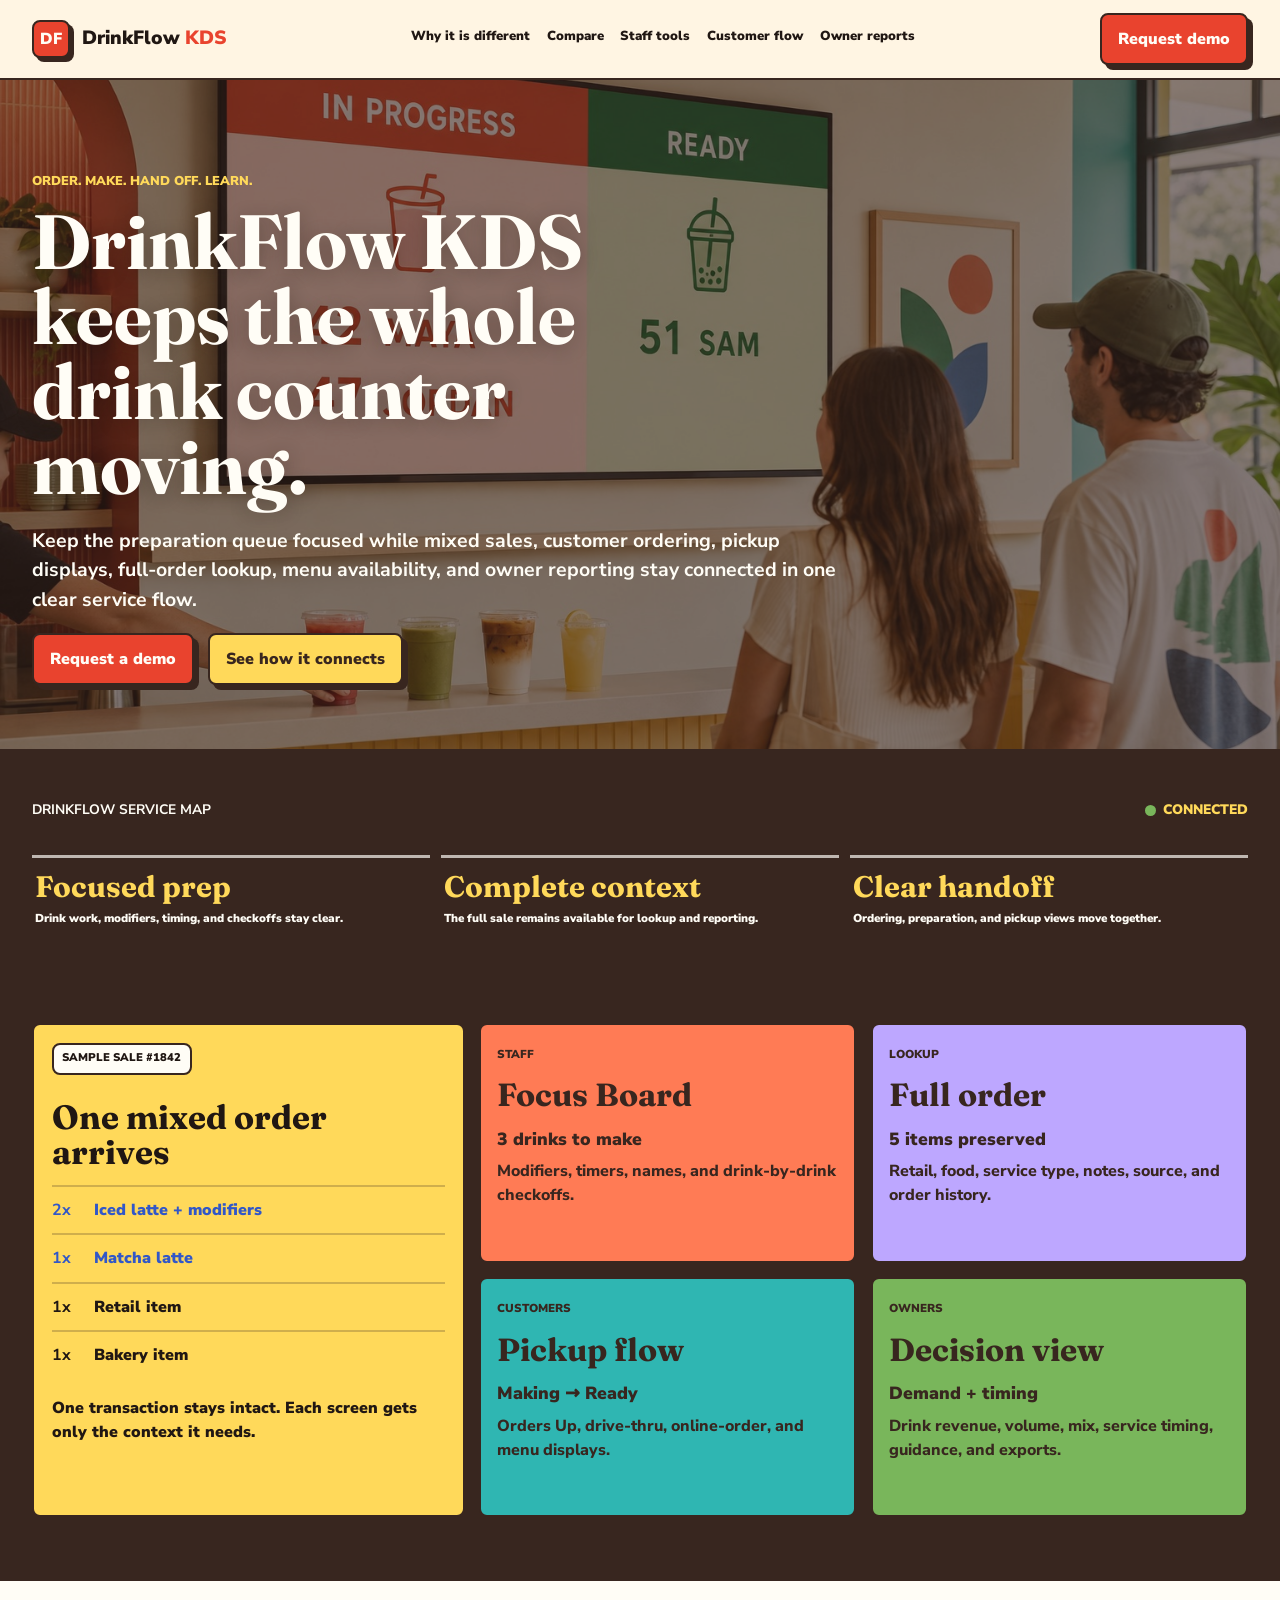
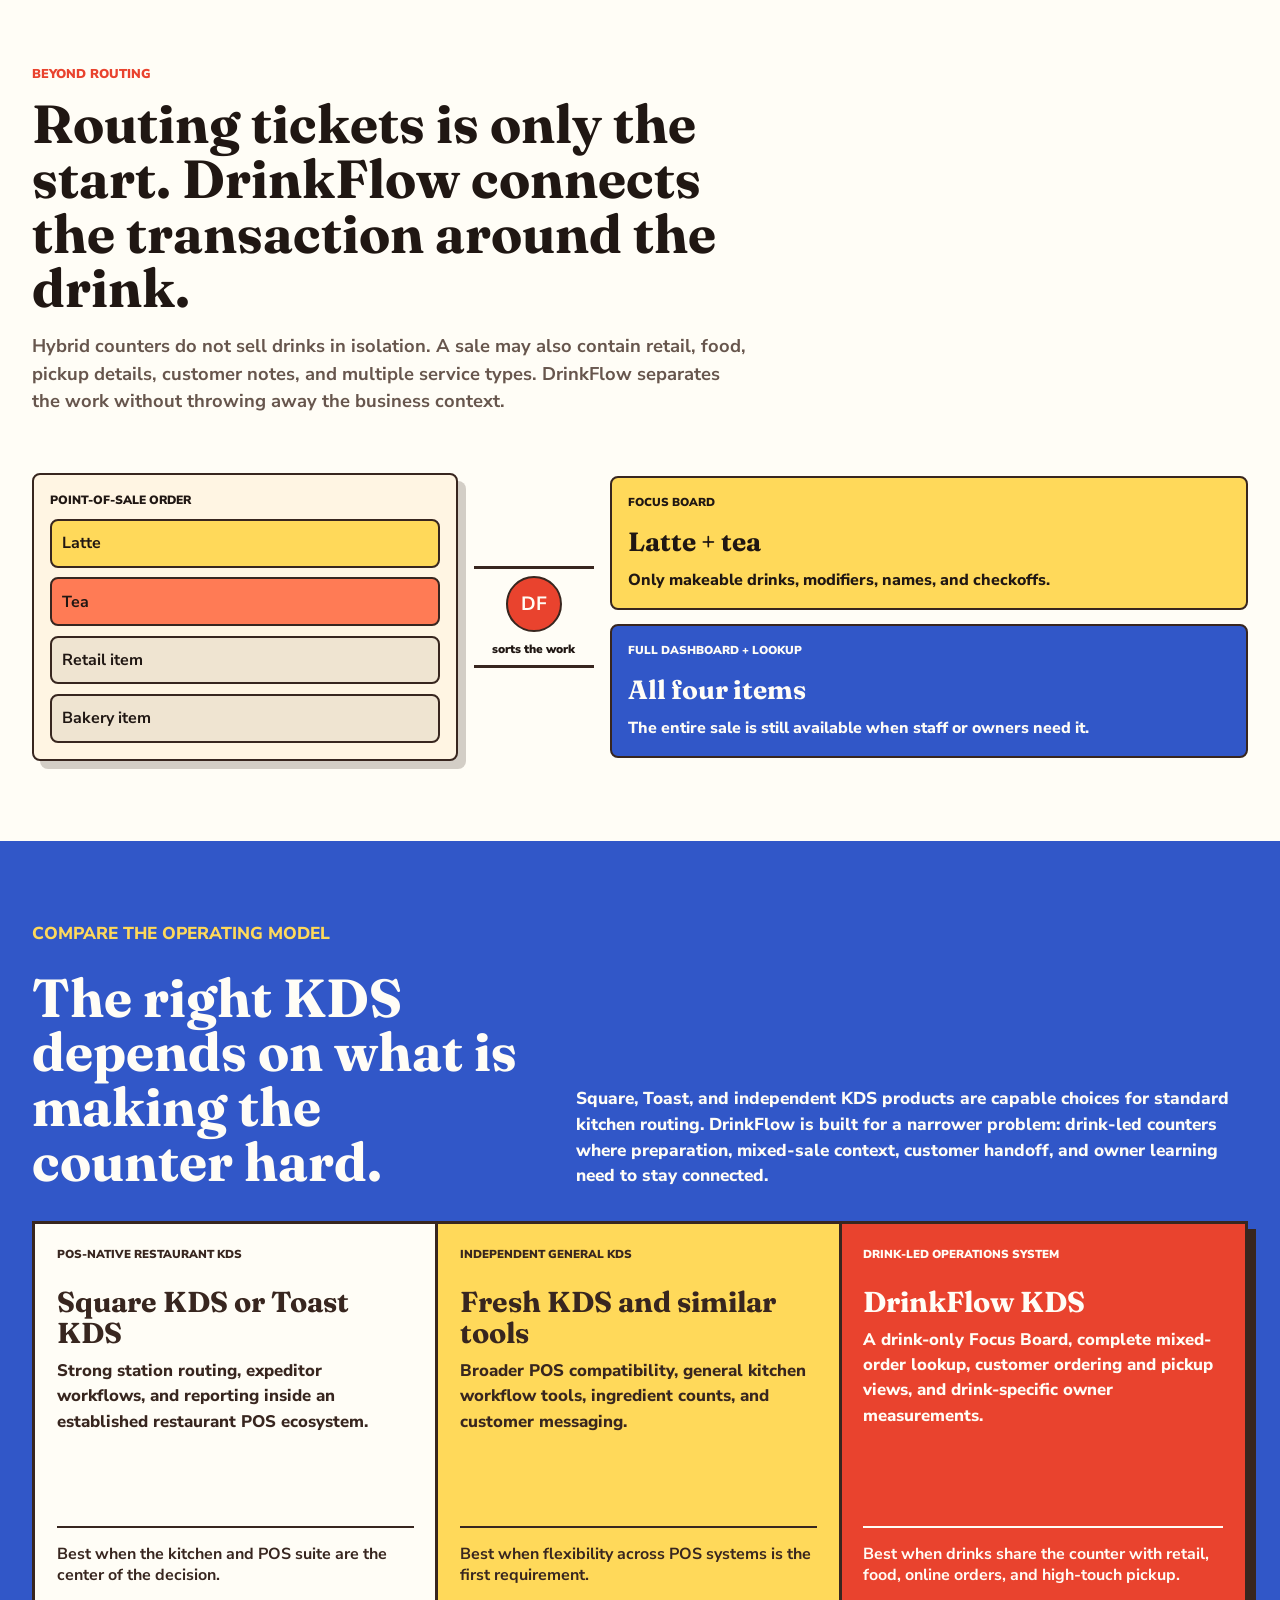
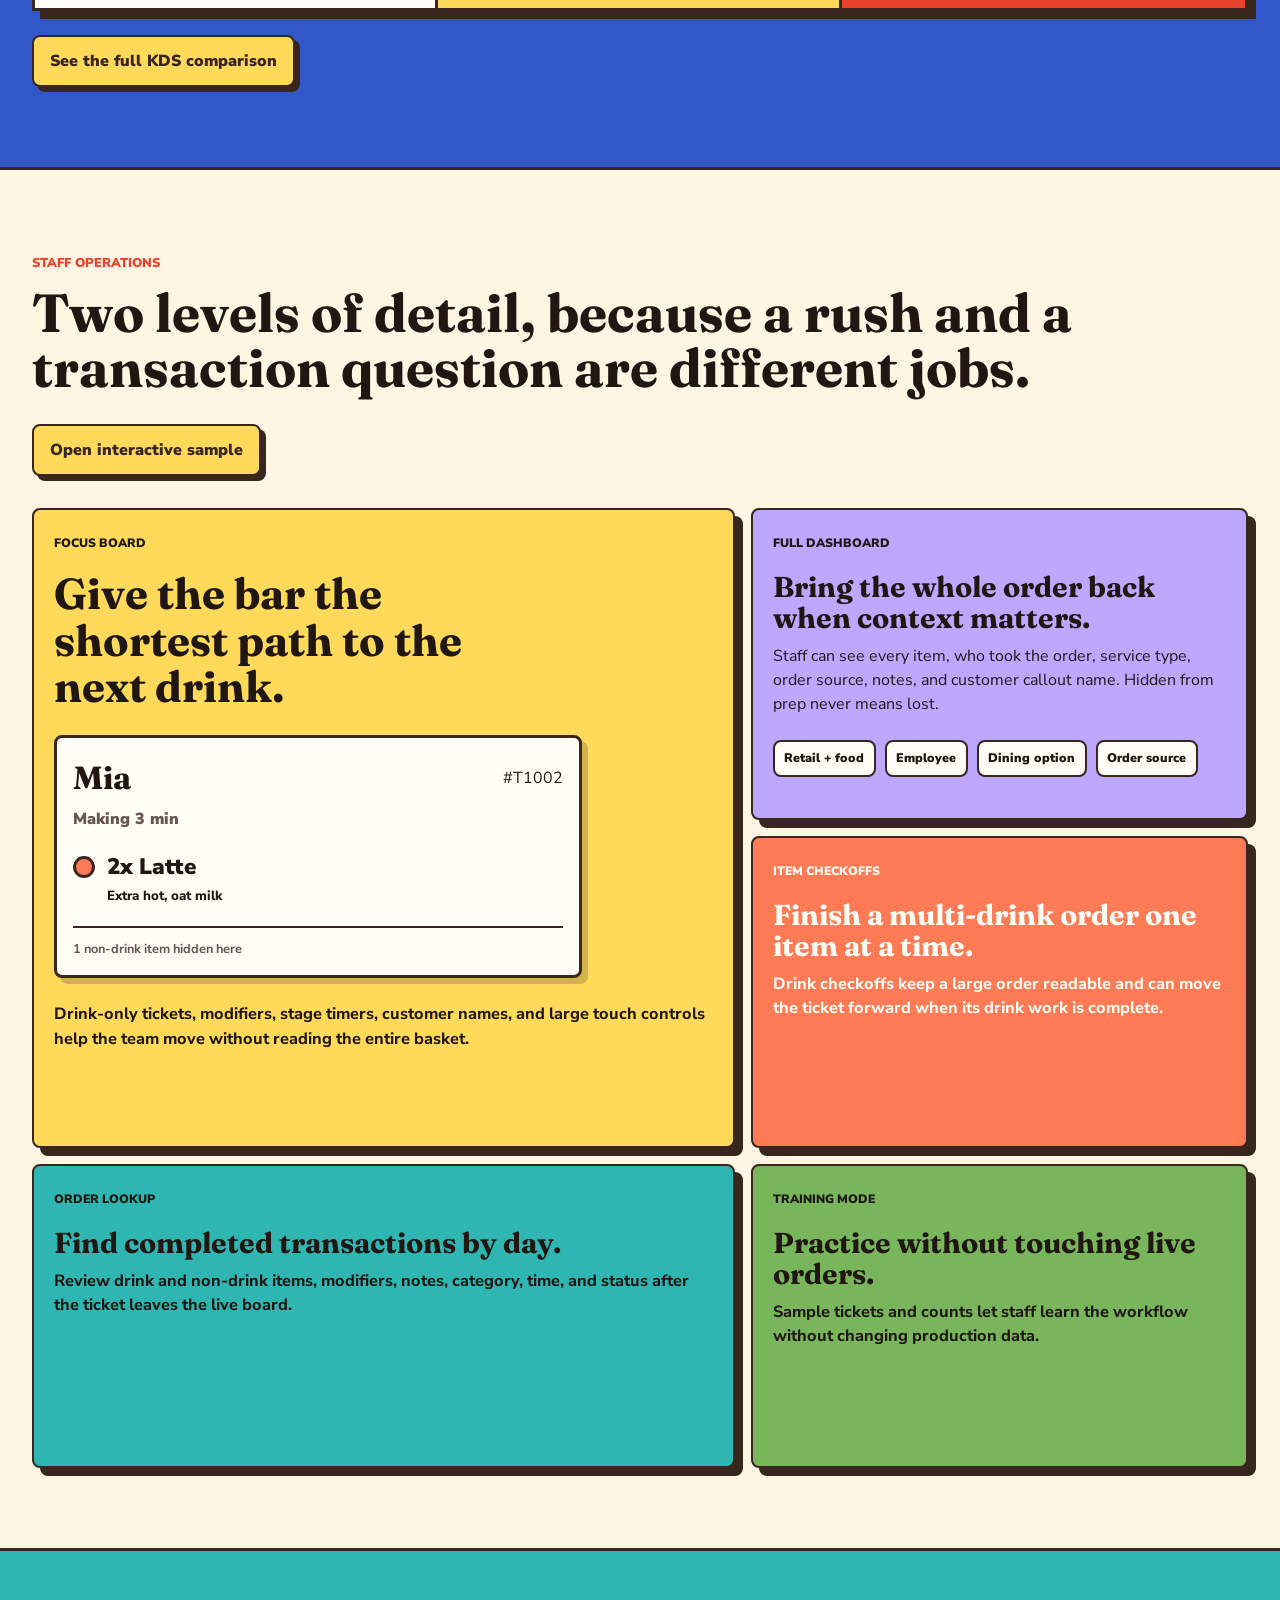
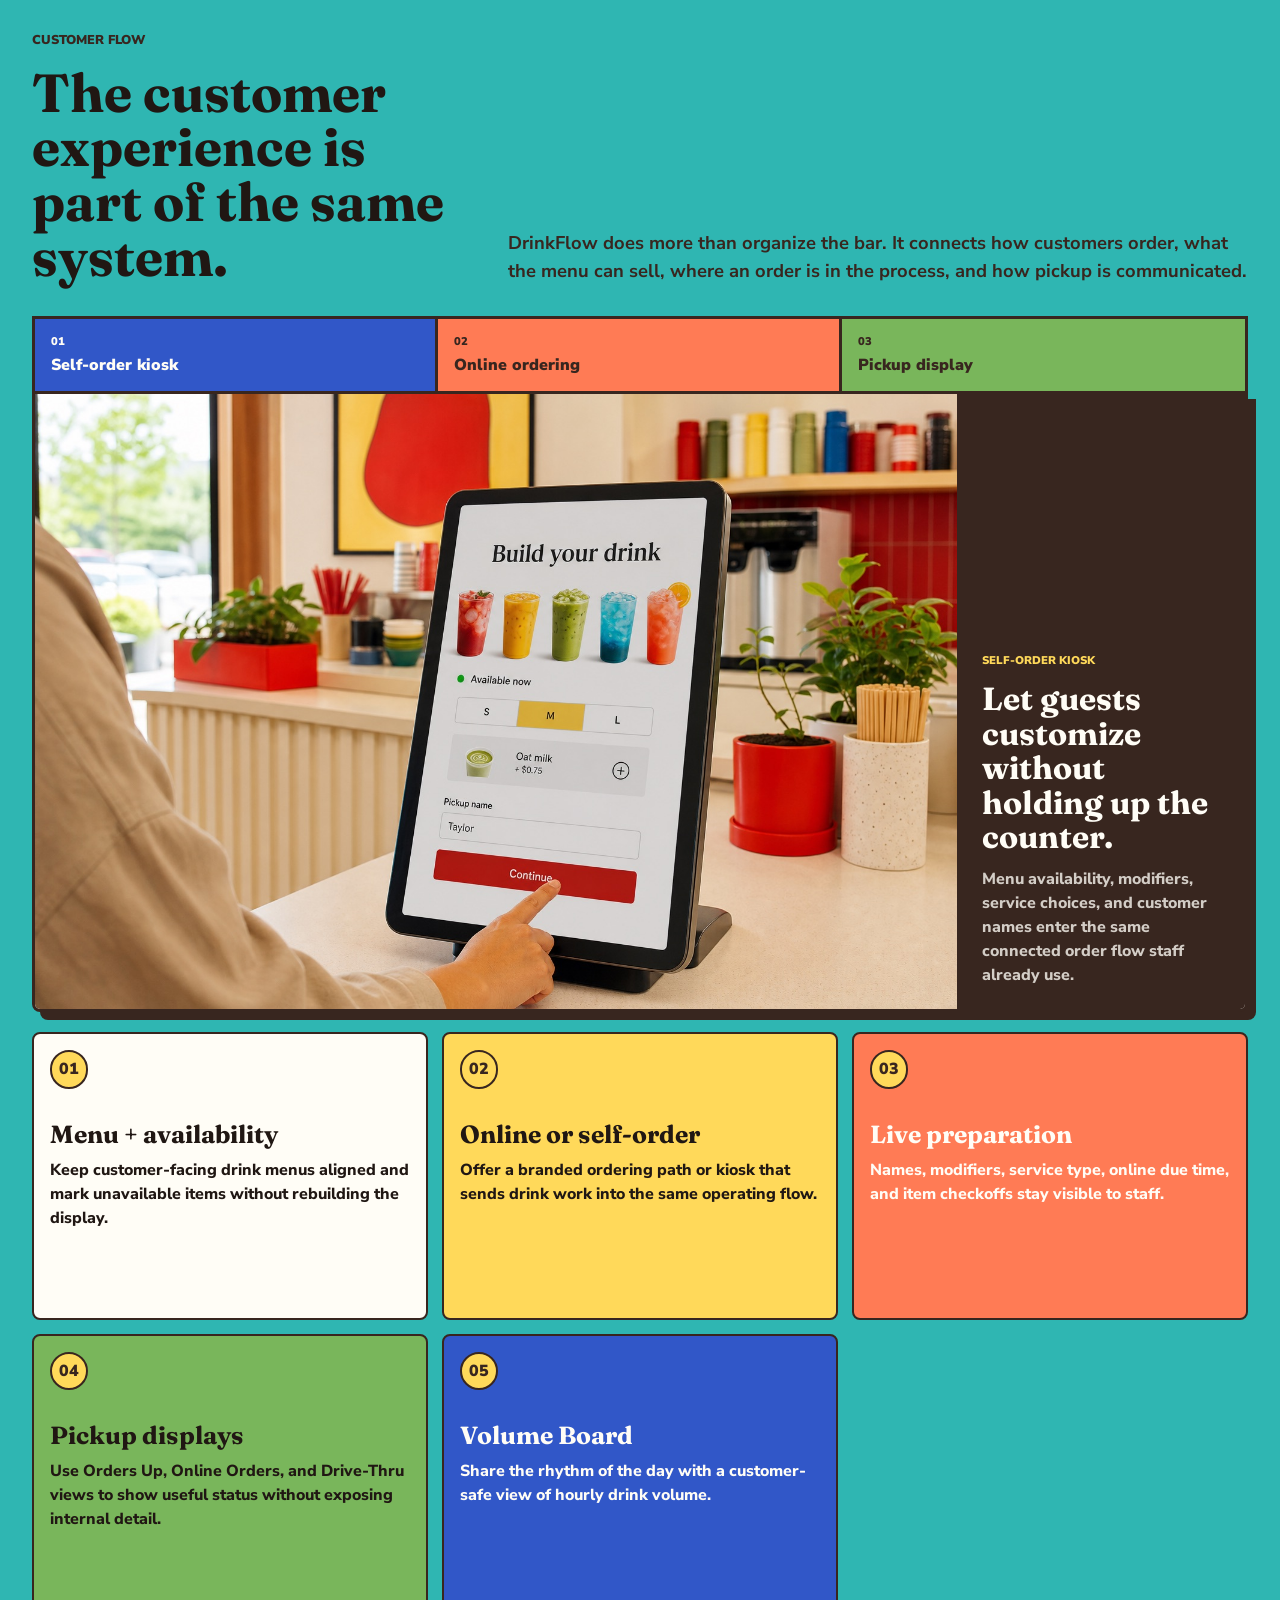
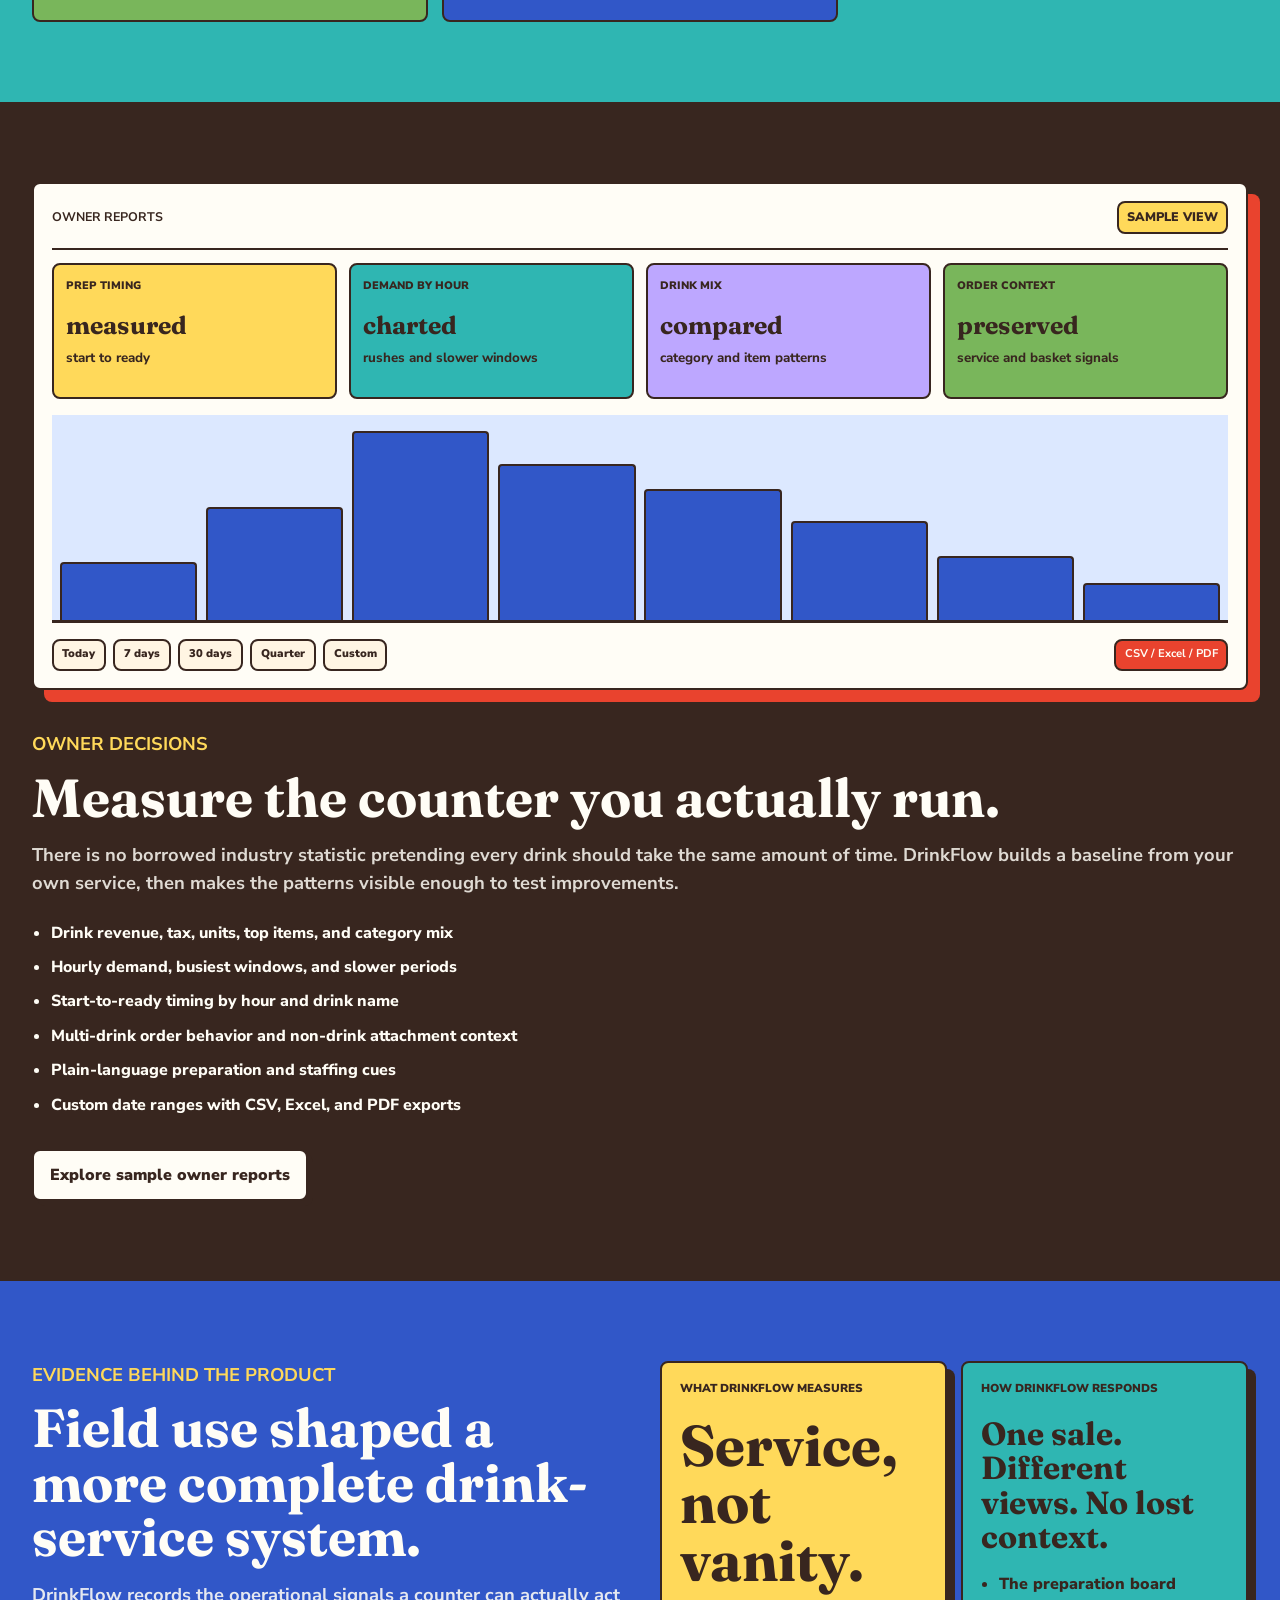
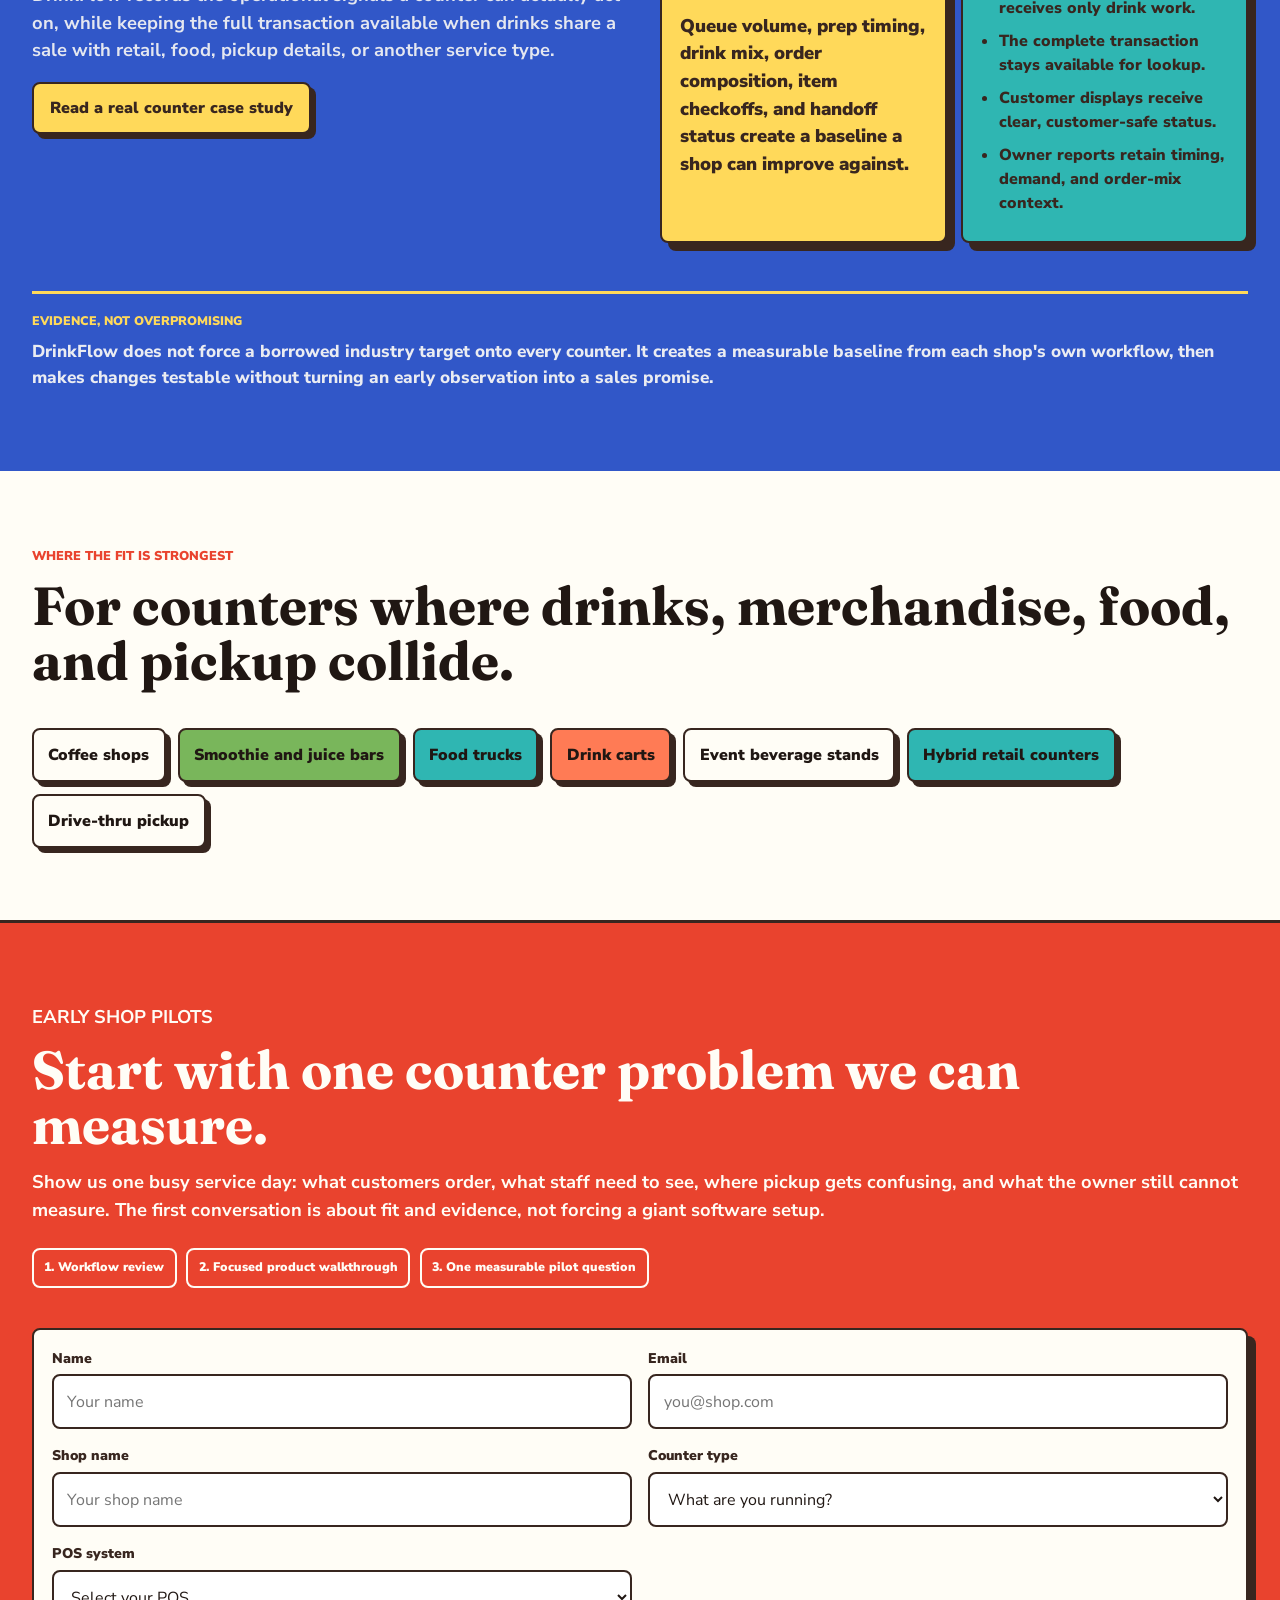
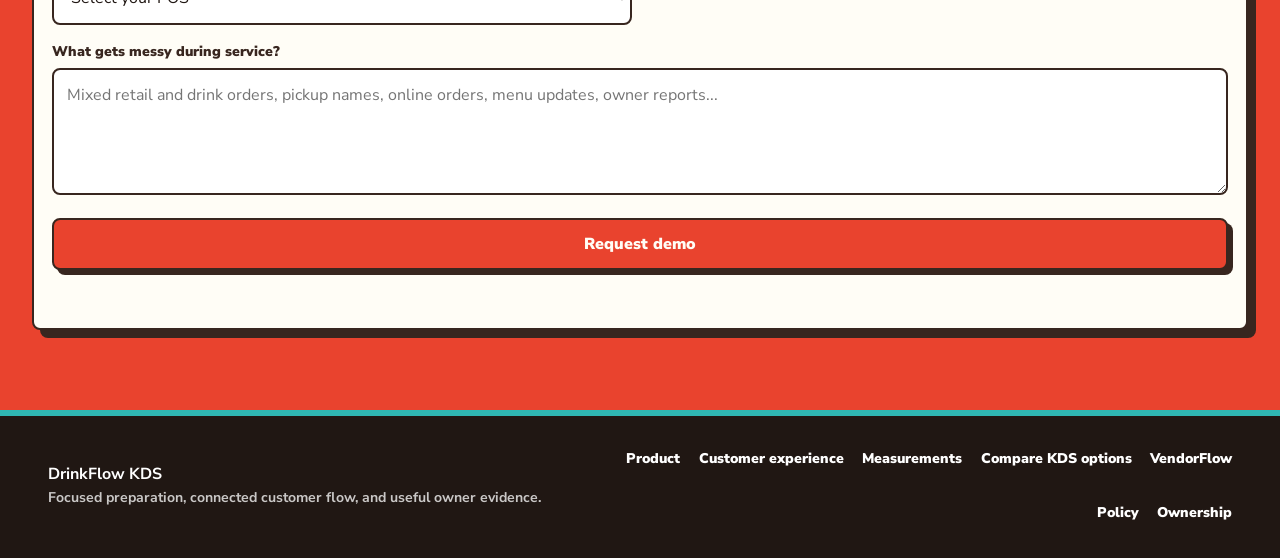
<file: drinkflow-kds.html>
<!doctype html>
<html lang="en">
  <head>
    <meta charset="UTF-8" />
    <meta name="viewport" content="width=device-width, initial-scale=1.0" />
    <title>DrinkFlow KDS</title>
    <meta http-equiv="refresh" content="0; url=/" />
    <link rel="canonical" href="https://drinkflowkds.com/" />
  </head>
  <body>
    <p><a href="/">Open DrinkFlow KDS</a></p>
    <script>window.location.replace("/");</script>
  </body>
</html>
</file>
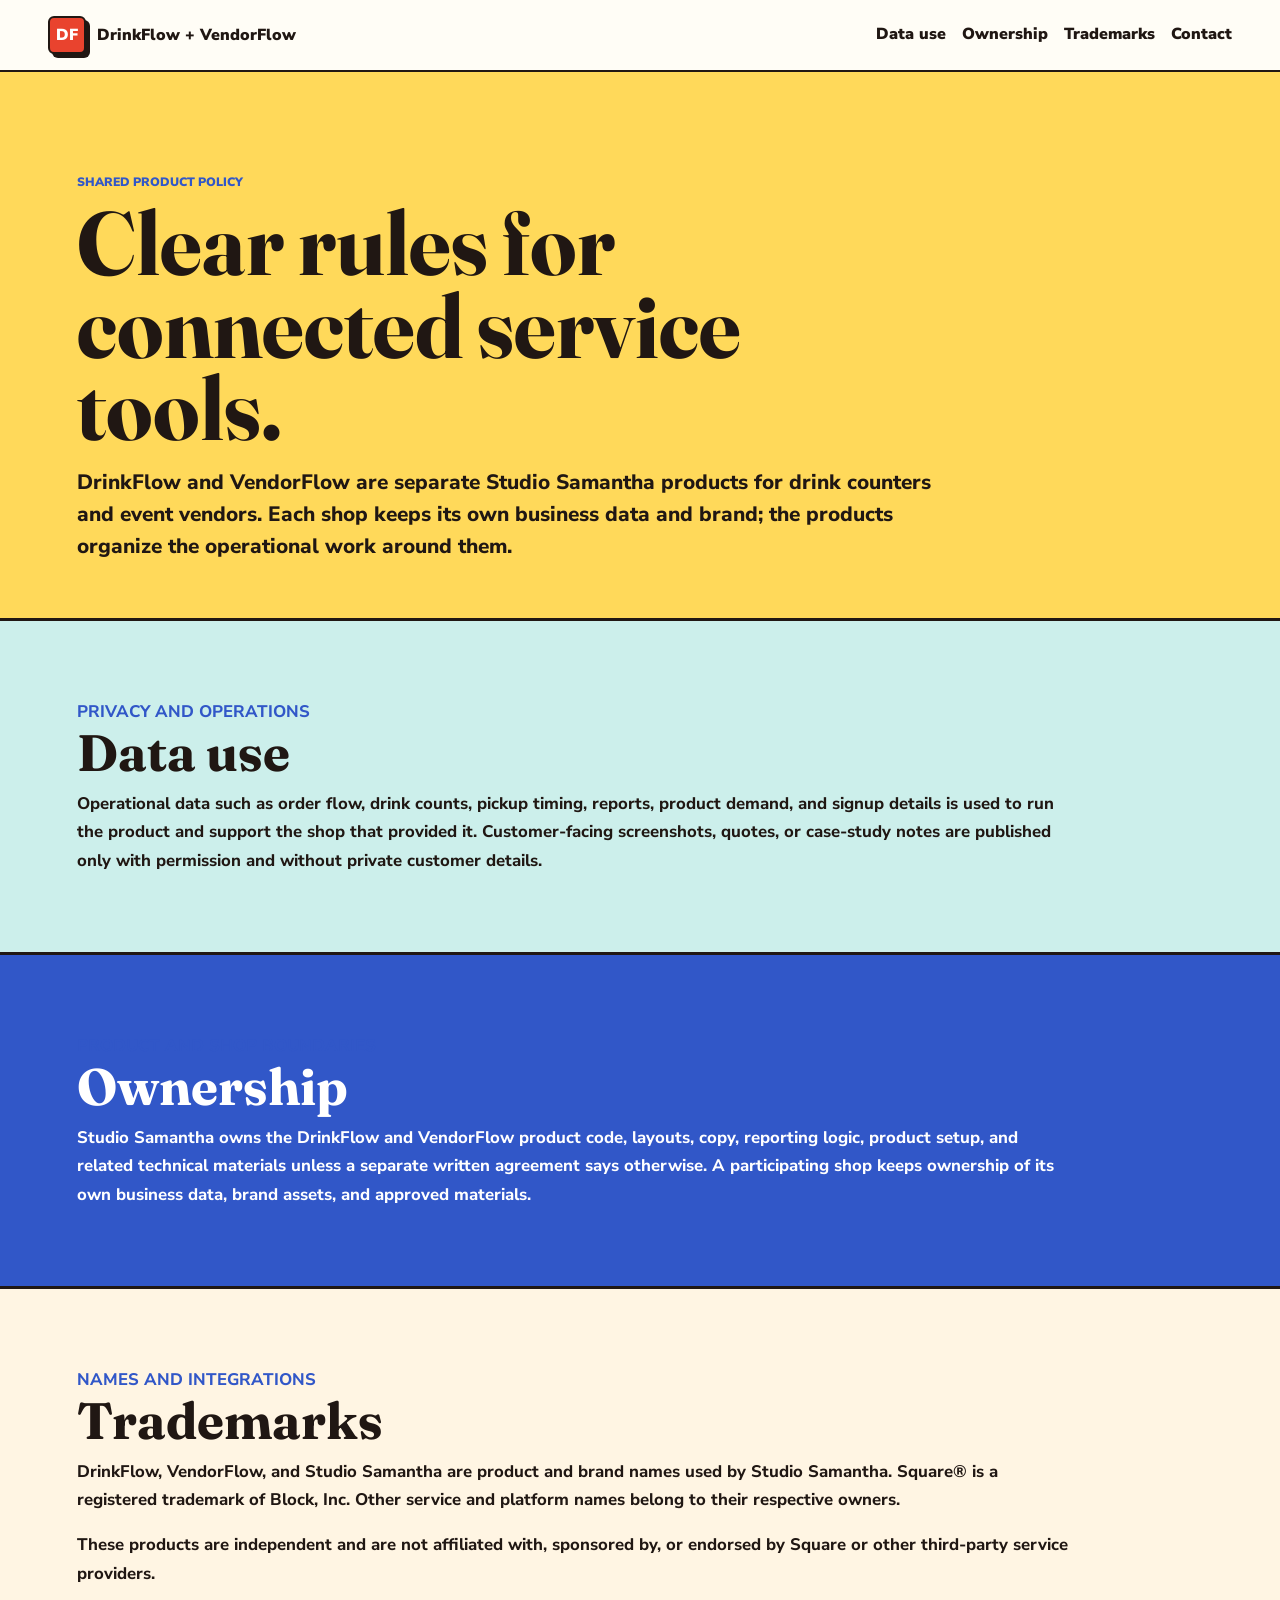
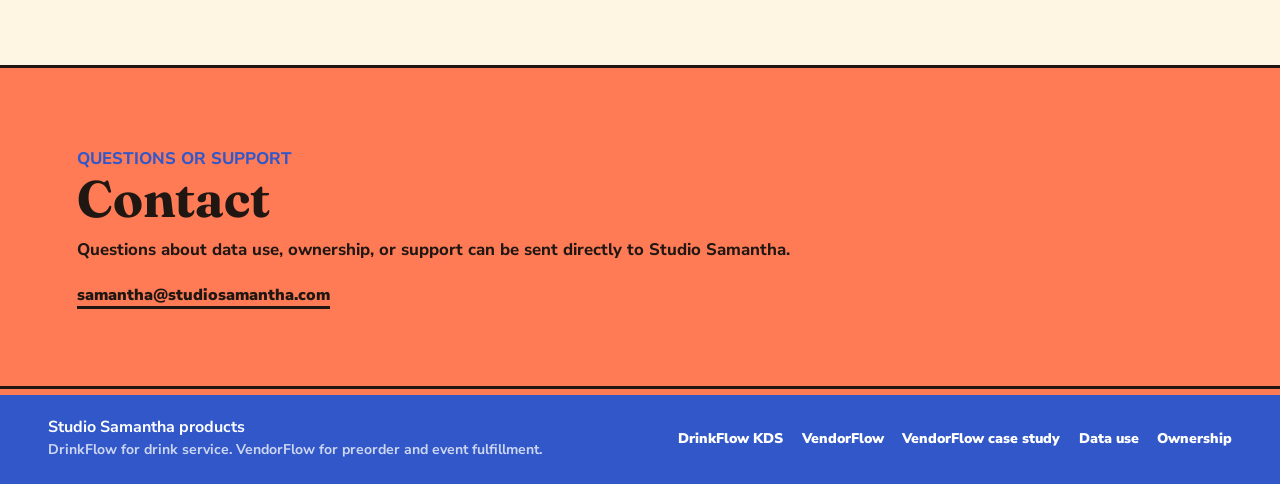
<file: policy.html>
<!doctype html>
<html lang="en">
  <head>
    <meta charset="UTF-8" />
    <meta name="viewport" content="width=device-width, initial-scale=1.0" />
    <title>DrinkFlow and VendorFlow Policy, Privacy & Ownership</title>
    <meta
      name="description"
      content="Policy, privacy, ownership, and trademark details for DrinkFlow and VendorFlow."
    />
    <link rel="canonical" href="https://drinkflowkds.com/policy" />
    <link rel="preconnect" href="https://fonts.googleapis.com" />
    <link rel="preconnect" href="https://fonts.gstatic.com" crossorigin />
    <link
      href="https://fonts.googleapis.com/css2?family=Fraunces:opsz,wght@9..144,700;9..144,900&family=Nunito+Sans:wght@400;700;800;900&display=swap"
      rel="stylesheet"
    />
    <link rel="stylesheet" href="/policy.css" />
    <link rel="stylesheet" href="/product-shell.css" />
  </head>
  <body>
    <header class="policy-nav">
      <a class="policy-brand" href="/" aria-label="DrinkFlow home">
        <span aria-hidden="true">DF</span>
        DrinkFlow + VendorFlow
      </a>
      <nav aria-label="Policy navigation">
        <a href="#data-use">Data use</a>
        <a href="#ownership">Ownership</a>
        <a href="#trademarks">Trademarks</a>
        <a href="#contact">Contact</a>
      </nav>
    </header>

    <main>
      <section class="policy-hero" aria-labelledby="policy-title">
        <div>
          <p class="policy-kicker">Shared product policy</p>
          <h1 id="policy-title">Clear rules for connected service tools.</h1>
          <p>
            DrinkFlow and VendorFlow are separate Studio Samantha products for drink
            counters and event vendors. Each shop keeps its own business data and brand;
            the products organize the operational work around them.
          </p>
        </div>
      </section>

      <section class="policy-band policy-band--data" id="data-use" aria-labelledby="data-title">
        <div>
          <p class="policy-kicker">Privacy and operations</p>
          <h2 id="data-title">Data use</h2>
          <p>
            Operational data such as order flow, drink counts, pickup timing, reports,
            product demand, and signup details is used to run the product and support the
            shop that provided it. Customer-facing screenshots, quotes, or case-study
            notes are published only with permission and without private customer details.
          </p>
        </div>
      </section>

      <section class="policy-band policy-band--ownership" id="ownership" aria-labelledby="ownership-title">
        <div>
          <p class="policy-kicker">Product and shop boundaries</p>
          <h2 id="ownership-title">Ownership</h2>
          <p>
            Studio Samantha owns the DrinkFlow and VendorFlow product code, layouts,
            copy, reporting logic, product setup, and related technical materials unless
            a separate written agreement says otherwise. A participating shop keeps
            ownership of its own business data, brand assets, and approved materials.
          </p>
        </div>
      </section>

      <section class="policy-band policy-band--trademarks" id="trademarks" aria-labelledby="trademark-title">
        <div>
          <p class="policy-kicker">Names and integrations</p>
          <h2 id="trademark-title">Trademarks</h2>
          <p>
            DrinkFlow, VendorFlow, and Studio Samantha are product and brand names used
            by Studio Samantha. Square&reg; is a registered trademark of Block, Inc.
            Other service and platform names belong to their respective owners.
          </p>
          <p>
            These products are independent and are not affiliated with, sponsored by, or
            endorsed by Square or other third-party service providers.
          </p>
        </div>
      </section>

      <section class="policy-band policy-band--contact" id="contact" aria-labelledby="contact-title">
        <div>
          <p class="policy-kicker">Questions or support</p>
          <h2 id="contact-title">Contact</h2>
          <p>Questions about data use, ownership, or support can be sent directly to Studio Samantha.</p>
          <a class="policy-contact-link" href="mailto:samantha@studiosamantha.com">samantha@studiosamantha.com</a>
        </div>
      </section>
    </main>

    <footer class="product-footer product-footer--shared">
      <div class="product-footer__identity">
        <strong>Studio Samantha products</strong>
        <span>DrinkFlow for drink service. VendorFlow for preorder and event fulfillment.</span>
      </div>
      <nav aria-label="Product links">
        <a href="/">DrinkFlow KDS</a>
        <a href="/vendorflow">VendorFlow</a>
        <a href="/vendorflow-case-study">VendorFlow case study</a>
        <a href="#data-use">Data use</a>
        <a href="#ownership">Ownership</a>
      </nav>
    </footer>
  </body>
</html>
</file>
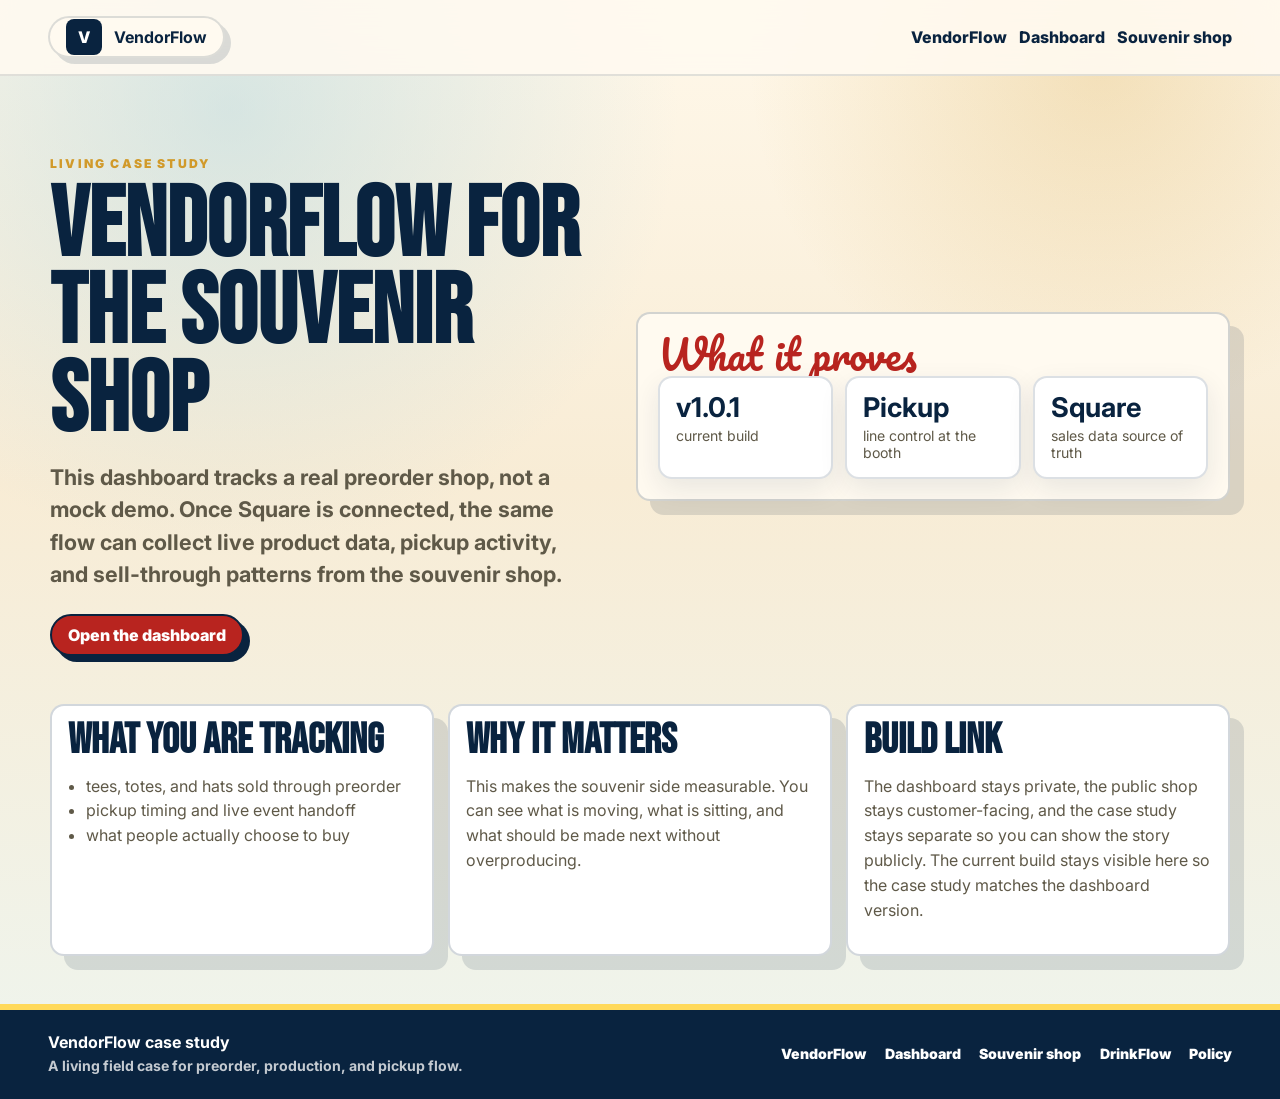
<file: vendorflow-case-study.html>
<!doctype html>
<html lang="en">
  <head>
    <meta charset="UTF-8" />
    <meta name="viewport" content="width=device-width, initial-scale=1.0" />
    <title>VendorFlow Case Study | Studio Samantha Souvenir Shop</title>
    <meta
      name="description"
      content="A living VendorFlow case study showing how the souvenir shop uses preorders, pickup flow, and live vendor production."
    />
    <link rel="canonical" href="https://drinkflowkds.com/vendorflow-case-study" />
    <meta property="og:title" content="VendorFlow Case Study" />
    <meta property="og:description" content="How one souvenir shop organizes preorders, production, and pickup with VendorFlow." />
    <meta property="og:url" content="https://drinkflowkds.com/vendorflow-case-study" />
    <meta property="og:type" content="article" />
    <link rel="preconnect" href="https://fonts.googleapis.com" />
    <link rel="preconnect" href="https://fonts.gstatic.com" crossorigin />
    <link
      href="https://fonts.googleapis.com/css2?family=Bebas+Neue&family=Inter:wght@400;600;700;800;900&family=Pacifico&display=swap"
      rel="stylesheet"
    />
    <style>
      :root {
        --ink: #09233f;
        --cream: #fff6e4;
        --paper: #fffaf0;
        --red: #b8241f;
        --gold: #d19a2a;
        --blue: #0d315d;
        --muted: #5f5948;
        --line: rgba(9, 35, 63, 0.14);
        --shadow: 0 16px 44px rgba(9, 35, 63, 0.14);
      }

      * { box-sizing: border-box; }
      body {
        margin: 0;
        color: var(--ink);
        font-family: Inter, system-ui, -apple-system, BlinkMacSystemFont, "Segoe UI", sans-serif;
        background:
          radial-gradient(circle at 18% 10%, rgba(183, 216, 223, 0.55), transparent 28rem),
          radial-gradient(circle at 86% 6%, rgba(209, 154, 42, 0.24), transparent 22rem),
          linear-gradient(180deg, #fff8ea 0%, #f8ecd5 44%, #eef5ef 100%);
      }
      a { color: inherit; }
      .topbar,
      .footer {
        display: flex;
        flex-wrap: wrap;
        align-items: center;
        justify-content: space-between;
        gap: 1rem;
        padding: 1rem clamp(1rem, 4vw, 3rem);
        background: rgba(255, 250, 240, 0.9);
        border-bottom: 2px solid rgba(9, 35, 63, 0.12);
        backdrop-filter: blur(18px);
      }
      .footer {
        border-bottom: 0;
        border-top: 3px solid var(--ink);
        background: var(--blue);
        color: #fff;
      }
      .brand,
      .button {
        display: inline-flex;
        align-items: center;
        justify-content: center;
        min-height: 42px;
        padding: 0 1rem;
        border-radius: 999px;
        border: 2px solid rgba(9, 35, 63, 0.14);
        background: #fffaf0;
        text-decoration: none;
        font-weight: 850;
        box-shadow: 6px 6px 0 rgba(9, 35, 63, 0.14);
      }
      .button.primary {
        background: var(--red);
        border-color: var(--ink);
        color: #fff;
        box-shadow: 6px 6px 0 var(--ink);
      }
      .brand {
        gap: 0.75rem;
        color: var(--ink);
      }
      .brand span {
        display: grid;
        place-items: center;
        width: 36px;
        height: 36px;
        border-radius: 8px;
        background: var(--ink);
        color: #fff;
      }
      .topbar nav,
      .footer nav {
        display: flex;
        flex-wrap: wrap;
        gap: 0.75rem;
      }
      .topbar nav a,
      .footer nav a {
        text-decoration: none;
        font-weight: 800;
      }
      main {
        width: min(1180px, calc(100% - 2rem));
        margin: 0 auto;
        padding: 2rem 0 3rem;
      }
      .hero {
        display: grid;
        grid-template-columns: minmax(0, 0.95fr) minmax(320px, 1.05fr);
        gap: clamp(1.25rem, 4vw, 3rem);
        align-items: center;
        padding: clamp(1.5rem, 4vw, 3rem) 0 2rem;
      }
      .eyebrow {
        margin: 0 0 0.75rem;
        color: var(--gold);
        font-size: 0.76rem;
        font-weight: 900;
        letter-spacing: 0.18em;
        text-transform: uppercase;
      }
      h1, h2, h3, p { margin-top: 0; }
      h1 {
        margin-bottom: 1rem;
        font-family: "Bebas Neue", Impact, sans-serif;
        font-size: clamp(3.5rem, 9vw, 6.2rem);
        line-height: 0.88;
        letter-spacing: 0;
        text-transform: uppercase;
      }
      h2 {
        margin-bottom: 0.8rem;
        font-family: "Bebas Neue", Impact, sans-serif;
        font-size: clamp(2.5rem, 5vw, 4rem);
        line-height: 0.92;
        text-transform: uppercase;
      }
      .lede {
        max-width: 40rem;
        margin-bottom: 1.5rem;
        color: var(--muted);
        font-size: clamp(1.05rem, 1.8vw, 1.35rem);
        line-height: 1.5;
        font-weight: 700;
      }
      .hero-card,
      .panel {
        border: 2px solid rgba(9, 35, 63, 0.18);
        border-radius: 14px;
        background: #fffaf0;
        box-shadow: 14px 14px 0 rgba(9, 35, 63, 0.13);
      }
      .hero-card {
        padding: 1.25rem;
      }
      .stats {
        display: grid;
        grid-template-columns: repeat(3, minmax(0, 1fr));
        gap: 0.75rem;
      }
      .stat {
        padding: 1rem;
        border: 2px solid rgba(9, 35, 63, 0.14);
        border-radius: 14px;
        background: #fff;
        box-shadow: 0 10px 28px rgba(9, 35, 63, 0.09);
      }
      .stat strong {
        display: block;
        font-size: 1.7rem;
        line-height: 1;
      }
      .stat span {
        display: block;
        margin-top: 0.35rem;
        color: var(--muted);
        font-size: 0.88rem;
      }
      .grid {
        display: grid;
        grid-template-columns: repeat(3, minmax(0, 1fr));
        gap: 0.85rem;
        margin-top: 1rem;
      }
      .panel {
        padding: 1rem;
        background: #fff;
      }
      .panel p,
      li {
        color: var(--muted);
        line-height: 1.55;
      }
      .panel ul {
        margin: 0;
        padding-left: 1.1rem;
      }
      .script {
        margin-bottom: 0.15rem;
        color: var(--red);
        font-family: Pacifico, cursive;
        font-size: clamp(1.4rem, 4vw, 2.5rem);
        line-height: 1;
      }
      .footer {
        margin-top: 2rem;
      }
      @media (max-width: 960px) {
        .hero,
        .stats,
        .grid {
          grid-template-columns: 1fr;
        }
      }
    </style>
    <link rel="stylesheet" href="product-shell.css" />
  </head>
  <body>
    <header class="topbar">
      <a class="brand" href="/vendorflow">
        <span>V</span>
        <strong>VendorFlow</strong>
      </a>
      <nav>
        <a href="/vendorflow">VendorFlow</a>
        <a href="/vendorflow-login">Dashboard</a>
        <a href="/souvenirs">Souvenir shop</a>
      </nav>
    </header>

    <main>
      <section class="hero">
        <div>
          <p class="eyebrow">Living case study</p>
          <h1>VendorFlow for the souvenir shop</h1>
          <p class="lede">
            This dashboard tracks a real preorder shop, not a mock demo. Once Square is connected, the same flow can
            collect live product data, pickup activity, and sell-through patterns from the souvenir shop.
          </p>
          <a class="button primary" href="/vendorflow-login">Open the dashboard</a>
        </div>
        <div class="hero-card">
          <p class="script">What it proves</p>
          <div class="stats">
          <div class="stat"><strong>v1.0.1</strong><span>current build</span></div>
            <div class="stat"><strong>Pickup</strong><span>line control at the booth</span></div>
            <div class="stat"><strong>Square</strong><span>sales data source of truth</span></div>
          </div>
        </div>
      </section>

      <section class="grid">
        <article class="panel">
          <h2 style="font-size:2.6rem;">What you are tracking</h2>
          <ul>
            <li>tees, totes, and hats sold through preorder</li>
            <li>pickup timing and live event handoff</li>
            <li>what people actually choose to buy</li>
          </ul>
        </article>
        <article class="panel">
          <h2 style="font-size:2.6rem;">Why it matters</h2>
          <p>
            This makes the souvenir side measurable. You can see what is moving, what is sitting, and what should be
            made next without overproducing.
          </p>
        </article>
        <article class="panel">
          <h2 style="font-size:2.6rem;">Build link</h2>
          <p>
            The dashboard stays private, the public shop stays customer-facing, and the case study stays separate so
            you can show the story publicly. The current build stays visible here so the case study matches the dashboard version.
          </p>
        </article>
      </section>
    </main>

    <footer class="footer product-footer product-footer--vendorflow">
      <div class="product-footer__identity">
        <strong>VendorFlow case study</strong>
        <span>A living field case for preorder, production, and pickup flow.</span>
      </div>
      <nav aria-label="VendorFlow case study links">
        <a href="/vendorflow">VendorFlow</a>
        <a href="/vendorflow-login">Dashboard</a>
        <a href="/souvenirs">Souvenir shop</a>
        <a href="/">DrinkFlow</a>
        <a href="/policy">Policy</a>
      </nav>
    </footer>
  </body>
</html>
</file>
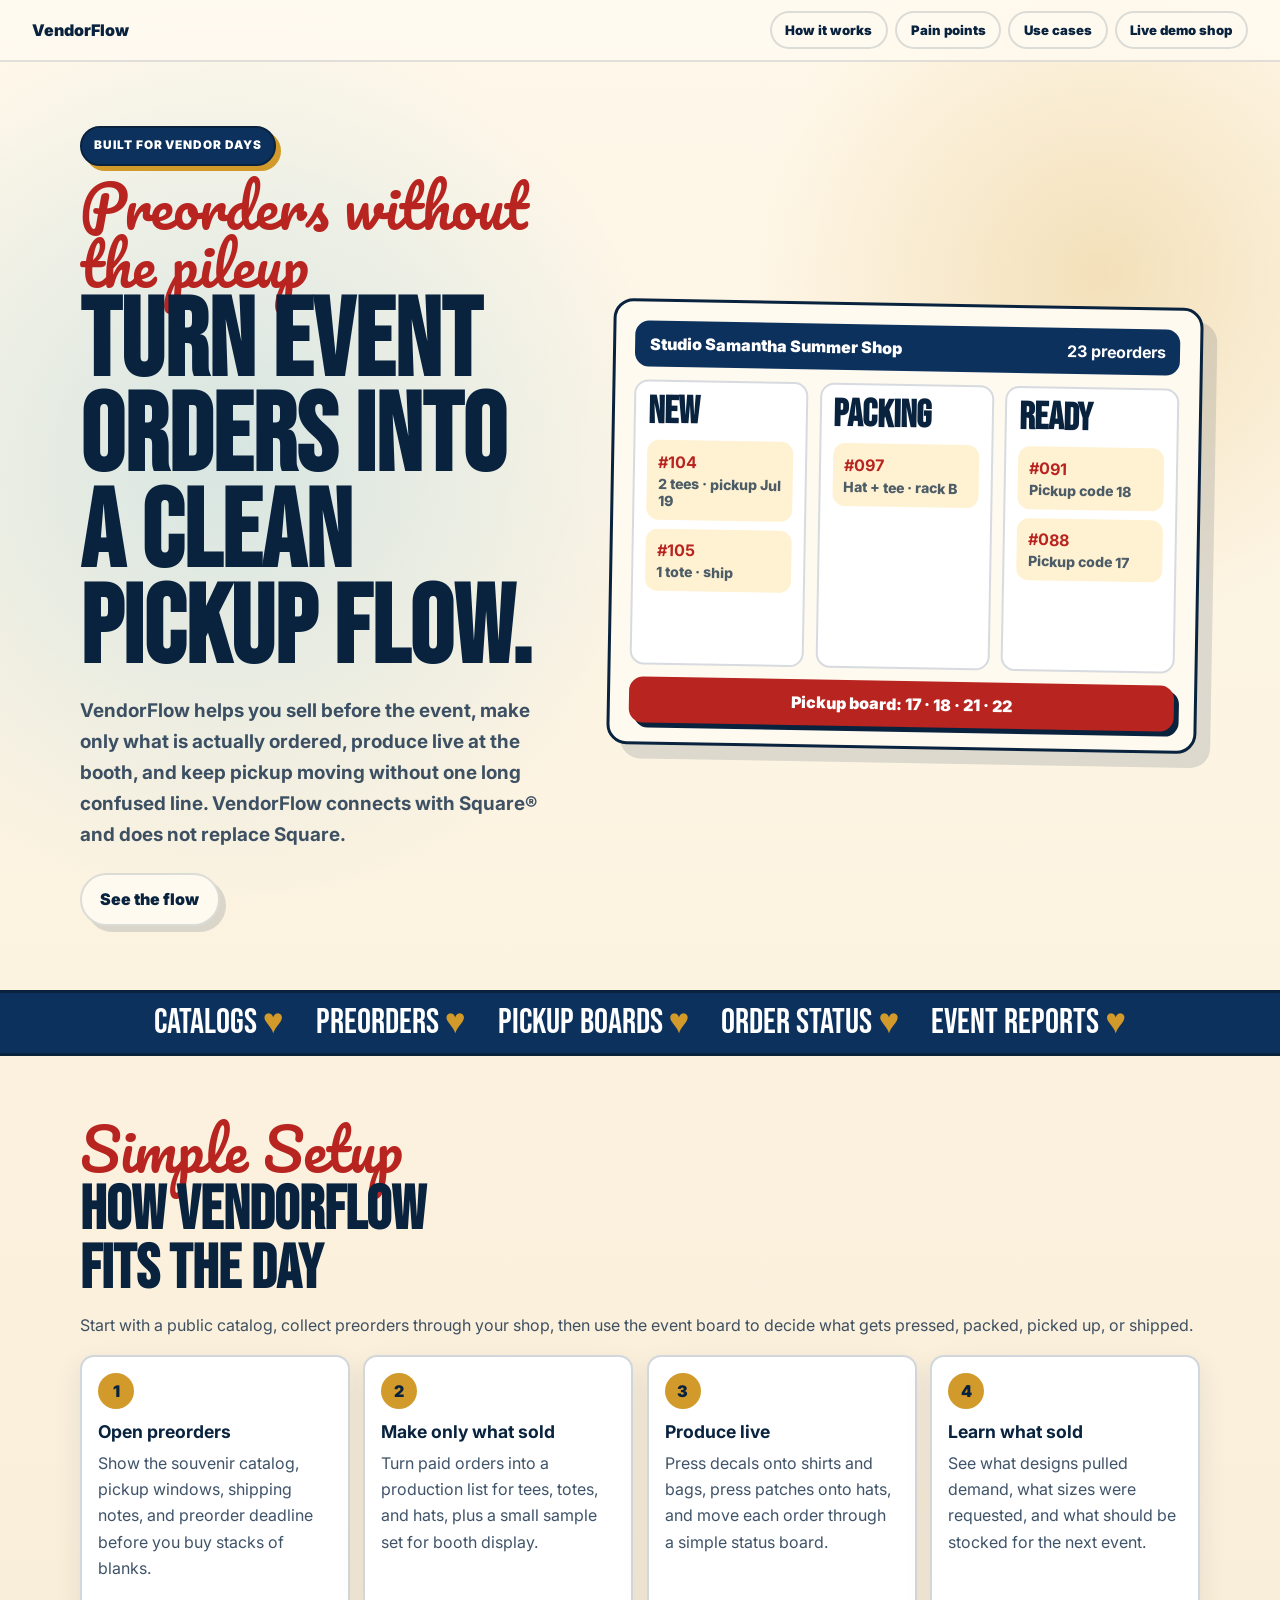
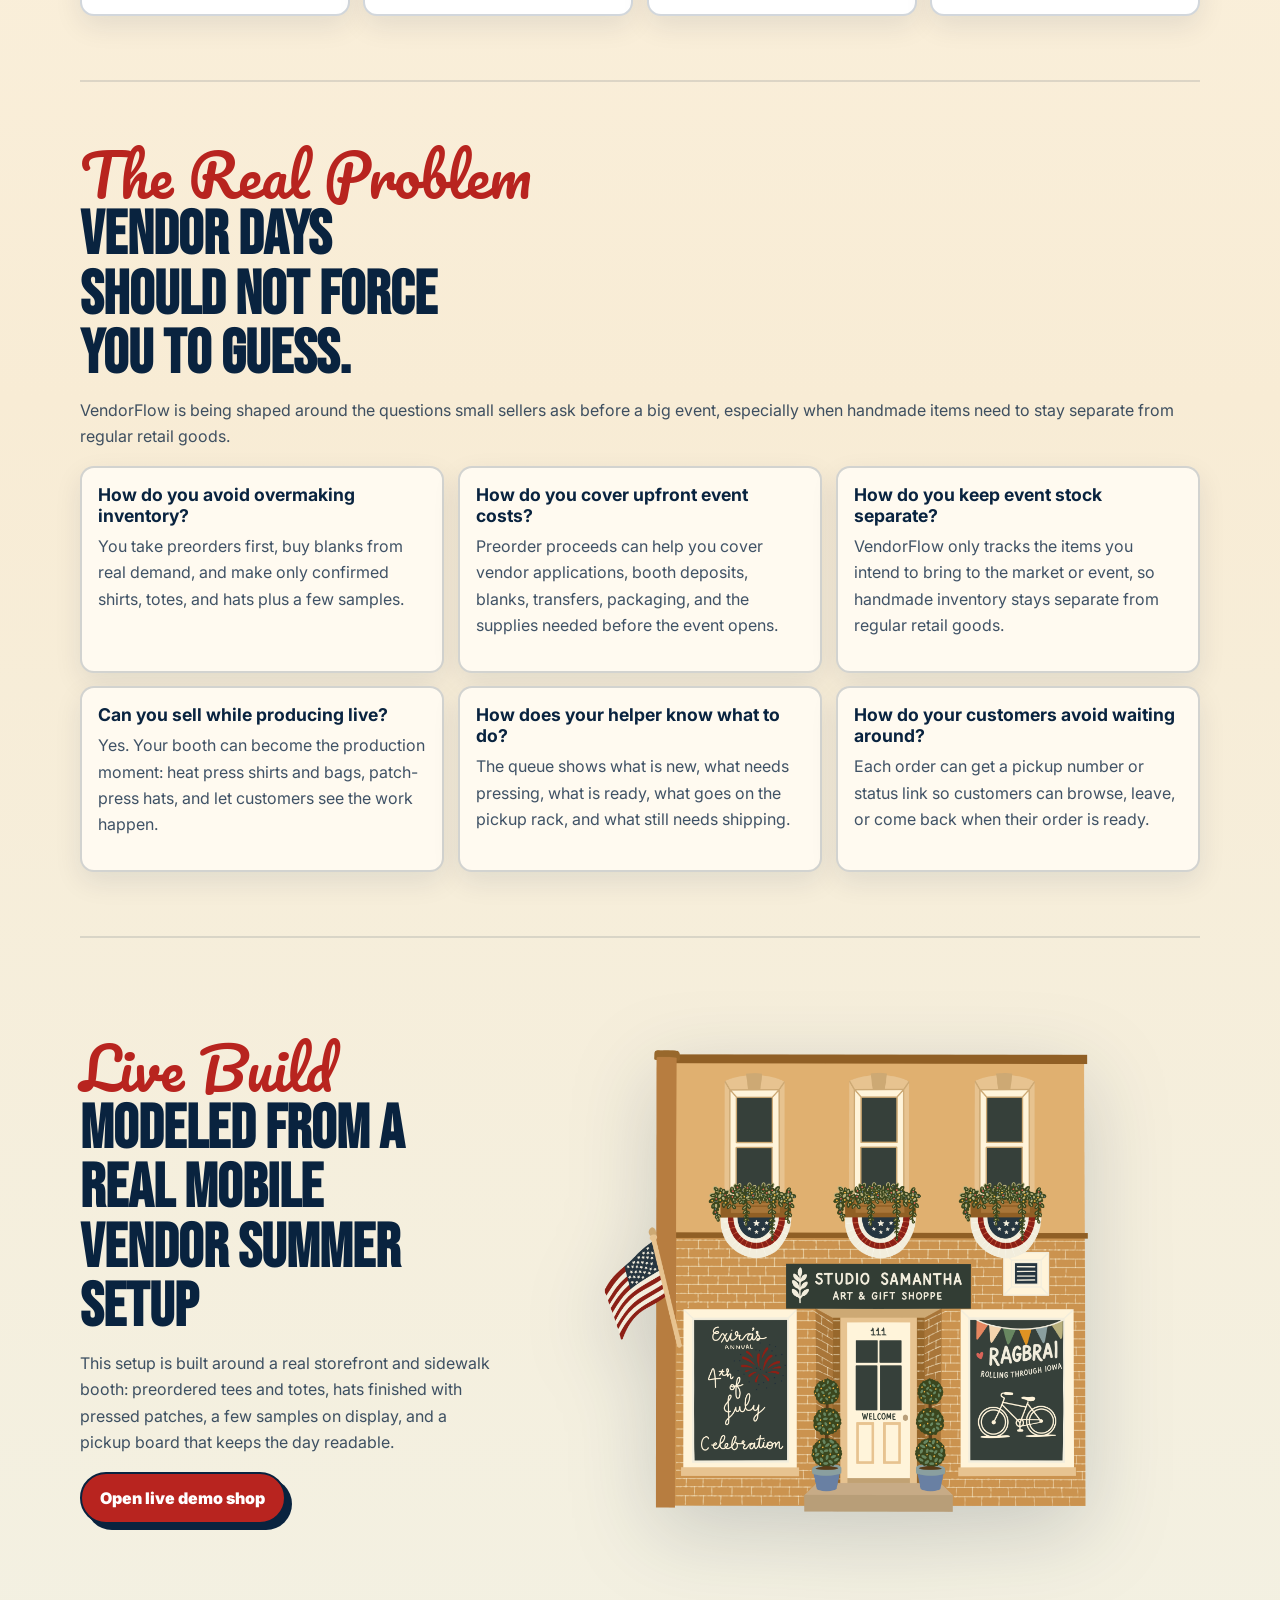
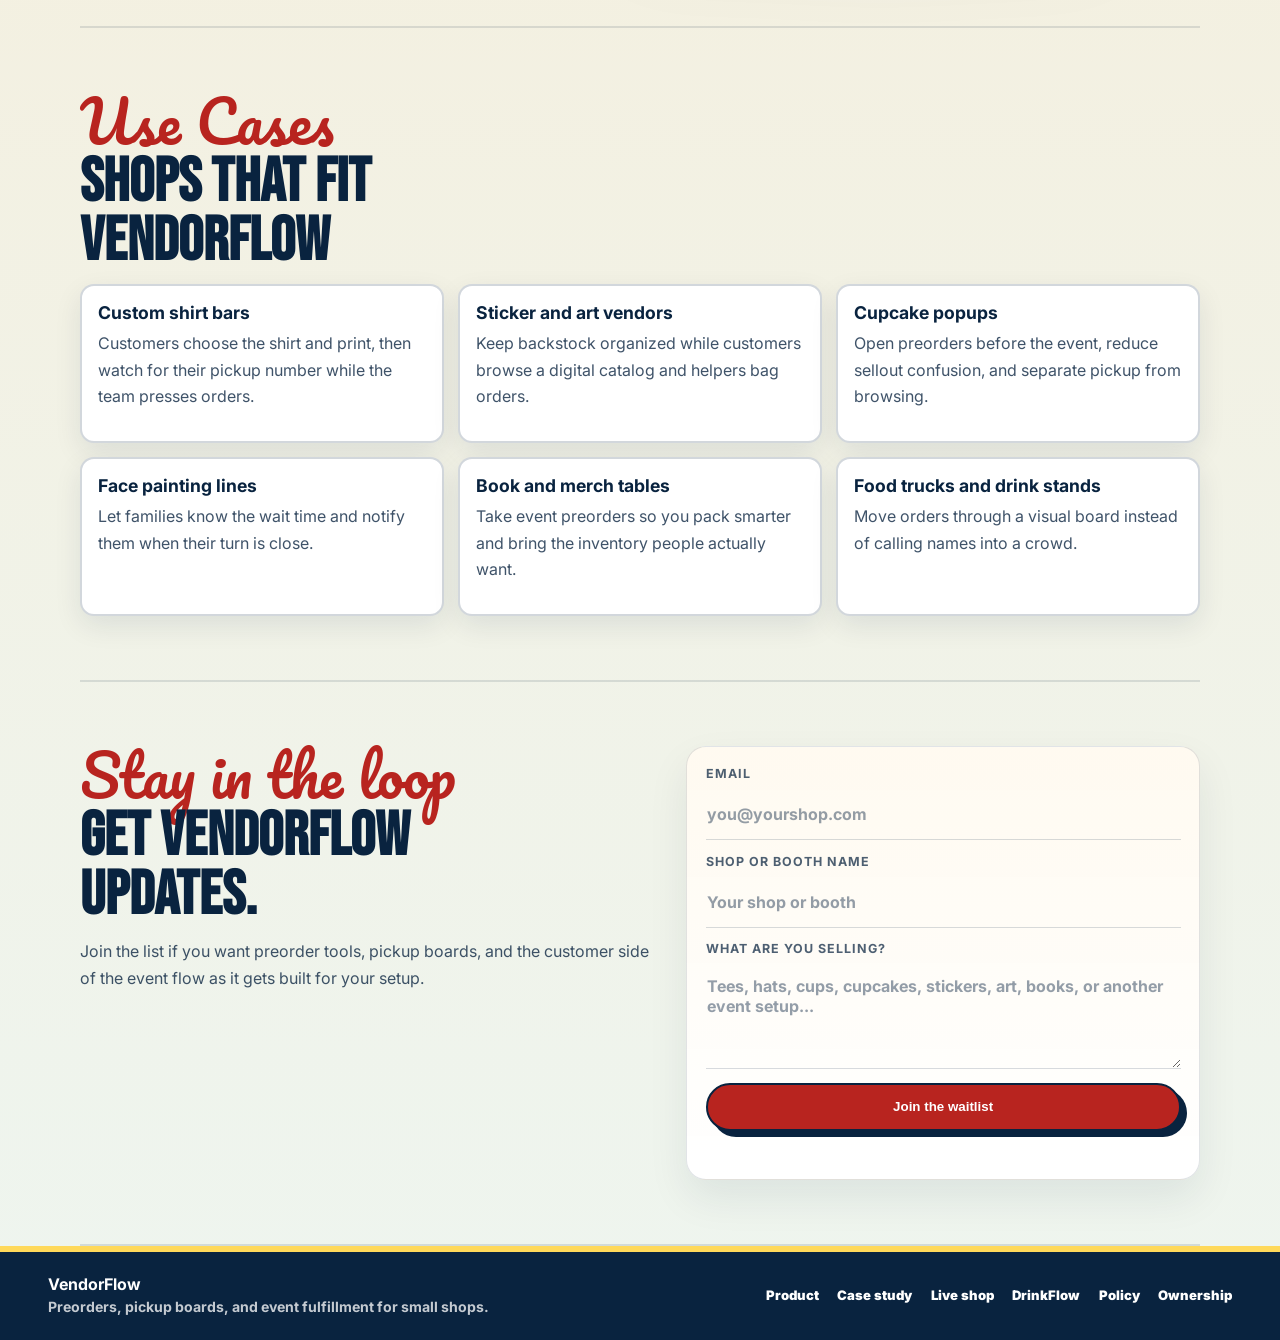
<file: vendorflow.html>
<!doctype html>
<html lang="en">
  <head>
    <meta charset="UTF-8" />
    <meta name="viewport" content="width=device-width, initial-scale=1.0" />
    <title>VendorFlow | Event Preorders + Pickup Boards</title>
    <meta
      name="description"
      content="VendorFlow helps small vendors take preorders, organize pickup, and keep event lines moving with catalog pages, order status, and simple fulfillment screens. VendorFlow connects with Square&reg; and does not replace Square."
    />
    <link rel="canonical" href="https://drinkflowkds.com/vendorflow" />
    <meta property="og:title" content="VendorFlow | Event Preorders + Pickup Boards" />
    <meta property="og:description" content="Preorders, pickup boards, and event fulfillment for small vendors." />
    <meta property="og:url" content="https://drinkflowkds.com/vendorflow" />
    <meta property="og:type" content="website" />
    <link rel="preconnect" href="https://fonts.googleapis.com" />
    <link rel="preconnect" href="https://fonts.gstatic.com" crossorigin />
    <link
      href="https://fonts.googleapis.com/css2?family=Bebas+Neue&family=Inter:wght@400;600;700;800;900&family=Pacifico&display=swap"
      rel="stylesheet"
    />
    <link rel="stylesheet" href="ragbrai.css" />
    <link rel="stylesheet" href="vendorflow.css" />
    <link rel="stylesheet" href="product-shell.css" />
  </head>
  <body>
    <header class="topbar">
      <a class="brand" href="/vendorflow">
        <span>VendorFlow</span>
      </a>
      <nav>
        <a href="#how">How it works</a>
        <a href="#pain-points">Pain points</a>
        <a href="#use-cases">Use cases</a>
        <a href="/souvenirs">Live demo shop</a>
      </nav>
    </header>

    <main>
      <section class="vf-hero">
        <div class="vf-copy">
          <p class="pill">Built for vendor days</p>
          <p class="script hero-script">Preorders without the pileup</p>
          <h1>Turn event orders into a clean pickup flow.</h1>
          <p class="lede">
            VendorFlow helps you sell before the event, make only what is actually ordered,
            produce live at the booth, and keep pickup moving without one long confused line.
            VendorFlow connects with Square&reg; and does not replace Square.
          </p>
          <div class="actions">
            <a class="button secondary" href="#how">See the flow</a>
          </div>
        </div>
        <figure class="vf-demo-card" aria-label="VendorFlow preorder dashboard preview">
          <div class="demo-top">
            <span>Studio Samantha Summer Shop</span>
            <strong>23 preorders</strong>
          </div>
          <div class="demo-columns">
            <section>
              <h2>New</h2>
              <article><b>#104</b><span>2 tees · pickup Jul 19</span></article>
              <article><b>#105</b><span>1 tote · ship</span></article>
            </section>
            <section>
              <h2>Packing</h2>
              <article><b>#097</b><span>Hat + tee · rack B</span></article>
            </section>
            <section>
              <h2>Ready</h2>
              <article><b>#091</b><span>Pickup code 18</span></article>
              <article><b>#088</b><span>Pickup code 17</span></article>
            </section>
          </div>
          <div class="pickup-strip">Pickup board: 17 · 18 · 21 · 22</div>
        </figure>
      </section>

      <section class="vf-ribbon" aria-label="VendorFlow features">
        <span>CATALOGS</span>
        <span>PREORDERS</span>
        <span>PICKUP BOARDS</span>
        <span>ORDER STATUS</span>
        <span>EVENT REPORTS</span>
      </section>

      <section class="vf-section" id="how">
        <div class="sheet-heading">
          <p class="script">Simple Setup</p>
          <h2>How VendorFlow fits the day</h2>
          <p>Start with a public catalog, collect preorders through your shop, then use the event board to decide what gets pressed, packed, picked up, or shipped.</p>
        </div>
        <div class="vf-steps">
          <article>
            <span>1</span>
            <h3>Open preorders</h3>
            <p>Show the souvenir catalog, pickup windows, shipping notes, and preorder deadline before you buy stacks of blanks.</p>
          </article>
          <article>
            <span>2</span>
            <h3>Make only what sold</h3>
            <p>Turn paid orders into a production list for tees, totes, and hats, plus a small sample set for booth display.</p>
          </article>
          <article>
            <span>3</span>
            <h3>Produce live</h3>
            <p>Press decals onto shirts and bags, press patches onto hats, and move each order through a simple status board.</p>
          </article>
          <article>
            <span>4</span>
            <h3>Learn what sold</h3>
            <p>See what designs pulled demand, what sizes were requested, and what should be stocked for the next event.</p>
          </article>
        </div>
      </section>

      <section class="vf-section" id="pain-points">
        <div class="sheet-heading">
          <p class="script">The Real Problem</p>
          <h2>Vendor days should not force you to guess.</h2>
          <p>VendorFlow is being shaped around the questions small sellers ask before a big event, especially when handmade items need to stay separate from regular retail goods.</p>
        </div>
        <div class="vf-pain-grid">
          <article>
            <h3>How do you avoid overmaking inventory?</h3>
            <p>You take preorders first, buy blanks from real demand, and make only confirmed shirts, totes, and hats plus a few samples.</p>
          </article>
          <article>
            <h3>How do you cover upfront event costs?</h3>
            <p>Preorder proceeds can help you cover vendor applications, booth deposits, blanks, transfers, packaging, and the supplies needed before the event opens.</p>
          </article>
          <article>
            <h3>How do you keep event stock separate?</h3>
            <p>VendorFlow only tracks the items you intend to bring to the market or event, so handmade inventory stays separate from regular retail goods.</p>
          </article>
          <article>
            <h3>Can you sell while producing live?</h3>
            <p>Yes. Your booth can become the production moment: heat press shirts and bags, patch-press hats, and let customers see the work happen.</p>
          </article>
          <article>
            <h3>How does your helper know what to do?</h3>
            <p>The queue shows what is new, what needs pressing, what is ready, what goes on the pickup rack, and what still needs shipping.</p>
          </article>
          <article>
            <h3>How do your customers avoid waiting around?</h3>
            <p>Each order can get a pickup number or status link so customers can browse, leave, or come back when their order is ready.</p>
          </article>
        </div>
      </section>

      <section class="vf-section vf-live">
        <div>
          <p class="script">Live Build</p>
          <h2>Modeled from a real mobile vendor summer setup</h2>
          <p>
            This setup is built around a real storefront and sidewalk booth: preordered tees and totes, hats finished
            with pressed patches, a few samples on display, and a pickup board that keeps the day readable.
          </p>
          <a class="button primary" href="/souvenirs">Open live demo shop</a>
        </div>
        <img class="vf-shop-photo" src="assets/shopphoto.png" alt="Studio Samantha storefront in Exira, Iowa" />
      </section>

      <section class="vf-section" id="use-cases">
        <div class="sheet-heading">
          <p class="script">Use Cases</p>
          <h2>Shops that fit VendorFlow</h2>
        </div>
        <div class="vf-use-cases">
          <article><h3>Custom shirt bars</h3><p>Customers choose the shirt and print, then watch for their pickup number while the team presses orders.</p></article>
          <article><h3>Sticker and art vendors</h3><p>Keep backstock organized while customers browse a digital catalog and helpers bag orders.</p></article>
          <article><h3>Cupcake popups</h3><p>Open preorders before the event, reduce sellout confusion, and separate pickup from browsing.</p></article>
          <article><h3>Face painting lines</h3><p>Let families know the wait time and notify them when their turn is close.</p></article>
          <article><h3>Book and merch tables</h3><p>Take event preorders so you pack smarter and bring the inventory people actually want.</p></article>
          <article><h3>Food trucks and drink stands</h3><p>Move orders through a visual board instead of calling names into a crowd.</p></article>
        </div>
      </section>

      <section class="vf-section vf-cta" id="contact">
        <div>
          <p class="script">Stay in the loop</p>
          <h2>Get VendorFlow updates.</h2>
          <p>Join the list if you want preorder tools, pickup boards, and the customer side of the event flow as it gets built for your setup.</p>
        </div>
        <form class="vf-signup" id="vendorflow-lead-form">
          <label>
            <span>Email</span>
            <input type="email" name="email" autocomplete="email" required placeholder="you@yourshop.com" />
          </label>
          <label>
            <span>Shop or booth name</span>
            <input type="text" name="shopName" autocomplete="organization" placeholder="Your shop or booth" />
          </label>
          <label>
            <span>What are you selling?</span>
            <textarea name="message" rows="4" placeholder="Tees, hats, cups, cupcakes, stickers, art, books, or another event setup..."></textarea>
          </label>
          <button class="button primary" type="submit">Join the waitlist</button>
          <p class="form-status" id="vendorflow-lead-status" role="status" aria-live="polite"></p>
        </form>
      </section>
    </main>

    <footer class="product-footer product-footer--vendorflow">
      <div class="product-footer__identity">
        <strong>VendorFlow</strong>
        <span>Preorders, pickup boards, and event fulfillment for small shops.</span>
      </div>
      <nav aria-label="VendorFlow footer links">
        <a href="/vendorflow">Product</a>
        <a href="/vendorflow-case-study">Case study</a>
        <a href="/souvenirs">Live shop</a>
        <a href="/">DrinkFlow</a>
        <a href="/policy">Policy</a>
        <a href="/policy#ownership">Ownership</a>
      </nav>
    </footer>
    <script>
      const vendorflowLeadForm = document.getElementById("vendorflow-lead-form");
      const vendorflowLeadStatus = document.getElementById("vendorflow-lead-status");

      vendorflowLeadForm?.addEventListener("submit", async (event) => {
        event.preventDefault();
        vendorflowLeadStatus.textContent = "Sending...";

        const data = new FormData(vendorflowLeadForm);
        const payload = {
          email: data.get("email"),
          shopName: data.get("shopName"),
          featureInterest: data.get("message"),
          source: "website",
          pagePath: window.location.pathname,
          referrer: document.referrer,
        };

        try {
          const response = await fetch("/api/vendorflow-leads", {
            method: "POST",
            headers: { "Content-Type": "application/json" },
            body: JSON.stringify(payload),
          });

          if (!response.ok) {
            throw new Error("Lead request failed");
          }

          vendorflowLeadForm.reset();
          vendorflowLeadStatus.textContent = "You're on the list.";
        } catch (error) {
          vendorflowLeadStatus.textContent = "That did not send. Email samantha@studiosamantha.com and mention VendorFlow.";
        }
      });
    </script>
  </body>
</html>
</file>
<file: home.css>
:root {
  --cream: #fff5e3;
  --paper: #fffdf6;
  --ink: #201713;
  --espresso: #38261f;
  --muted: #67564d;
  --tomato: #e9432e;
  --coral: #ff7b55;
  --butter: #ffd95a;
  --matcha: #79b65b;
  --turquoise: #2fb6b2;
  --cobalt: #3157c8;
  --lavender: #bda7ff;
  --blue-wash: #dce8ff;
  --warm-gray: #efe4d1;
  --radius: 8px;
  --shadow: 8px 8px 0 rgba(56, 38, 31, 0.22);
  --hard-shadow: 8px 8px 0 var(--espresso);
}

* {
  box-sizing: border-box;
  letter-spacing: 0;
}

html {
  scroll-behavior: smooth;
}

body {
  margin: 0;
  color: var(--ink);
  background: var(--cream);
  font-family: "Nunito Sans", ui-sans-serif, system-ui, -apple-system, BlinkMacSystemFont, "Segoe UI", sans-serif;
  line-height: 1.5;
}

a {
  color: inherit;
}

button,
input,
select,
textarea {
  font: inherit;
}

:focus-visible {
  outline: 4px solid var(--cobalt);
  outline-offset: 4px;
}

.site-nav {
  position: sticky;
  top: 0;
  z-index: 50;
  display: grid;
  grid-template-columns: auto 1fr auto;
  gap: 1rem;
  align-items: center;
  min-height: 74px;
  padding: 0.8rem 3rem;
  border-bottom: 2px solid var(--espresso);
  background: rgba(255, 245, 227, 0.96);
  backdrop-filter: blur(10px);
}

.brand,
.nav-links,
.hero-actions,
.site-footer,
.fit-list,
.detail-tags,
.export-row,
.demo-expectations {
  display: flex;
  align-items: center;
}

.brand {
  gap: 0.7rem;
  text-decoration: none;
}

.brand-stamp {
  display: inline-grid;
  place-items: center;
  width: 2.4rem;
  height: 2.4rem;
  border: 2px solid var(--espresso);
  border-radius: var(--radius);
  color: var(--paper);
  background: var(--tomato);
  box-shadow: 4px 4px 0 var(--espresso);
  font-weight: 950;
}

.brand strong {
  font-size: 1.2rem;
  font-weight: 950;
  white-space: nowrap;
}

.brand strong span {
  color: var(--tomato);
}

.nav-links {
  justify-content: center;
  gap: 1.1rem;
  font-size: 0.9rem;
  font-weight: 900;
}

.nav-links a,
.site-footer a {
  text-decoration: none;
}

.nav-links a {
  border-bottom: 3px solid transparent;
  padding: 0.4rem 0.15rem;
}

.nav-links a:hover {
  border-color: var(--tomato);
}

.button,
.nav-cta {
  display: inline-flex;
  align-items: center;
  justify-content: center;
  min-height: 3rem;
  border: 2px solid var(--espresso);
  border-radius: var(--radius);
  padding: 0.75rem 1rem;
  box-shadow: 5px 5px 0 var(--espresso);
  font-weight: 950;
  text-align: center;
  text-decoration: none;
  transition: transform 160ms ease, box-shadow 160ms ease;
}

.button.primary,
.nav-cta {
  color: var(--paper);
  background: var(--tomato);
}

.button.secondary {
  color: var(--espresso);
  background: var(--butter);
}

.button.light {
  color: var(--espresso);
  background: var(--paper);
}

.button:hover,
.nav-cta:hover {
  transform: translate(-2px, -2px);
  box-shadow: 7px 7px 0 var(--espresso);
}

h1,
h2,
h3,
p {
  margin-top: 0;
}

h1,
h2,
h3 {
  font-family: Fraunces, Georgia, serif;
}

h1 {
  max-width: 13ch;
  margin-bottom: 1.35rem;
  font-size: 4.8rem;
  line-height: 0.98;
}

h2 {
  margin-bottom: 1rem;
  font-size: 3.35rem;
  line-height: 1.02;
}

h3 {
  margin-bottom: 0.65rem;
  font-size: 1.8rem;
  line-height: 1.08;
}

.section-label,
.feature-kicker,
.map-topbar,
.view-panel > span,
.traction-row span,
.order-stamp,
.sale-stack > span,
.sorted-results article > span,
.dashboard-topline,
.dashboard-metrics span,
.learning-note > span {
  font-weight: 950;
  text-transform: uppercase;
}

.section-label {
  display: inline-block;
  margin: 0 0 0.8rem;
  color: var(--tomato);
  font-size: 0.8rem;
}

.hero-system {
  position: relative;
  isolation: isolate;
  display: flex;
  align-items: flex-end;
  min-height: 38rem;
  padding: 5.5rem 3rem 4rem;
  overflow: hidden;
  background-color: var(--espresso);
  background-image: url("assets/customer-experience/pickup-display.jpg");
  background-position: center 42%;
  background-size: cover;
}

.hero-system::before {
  position: absolute;
  z-index: 0;
  inset: 0;
  background: rgba(56, 38, 31, 0.6);
  content: "";
}

.hero-copy {
  position: relative;
  z-index: 1;
  max-width: 62rem;
}

.hero-system h1 {
  max-width: 14ch;
  color: var(--paper);
  text-shadow: 0 3px 18px rgba(33, 20, 16, 0.28);
}

.hero-system .section-label {
  color: var(--butter);
}

.hero-system .hero-lead {
  max-width: 52rem;
  color: var(--paper);
  font-size: 1.22rem;
}

.hero-lead,
.difference-copy > p:last-child,
.customer-heading > p:last-child,
.insights-copy > p,
.proof-heading > p,
.demo-copy > p {
  color: var(--muted);
  font-size: 1.15rem;
  font-weight: 700;
}

.hero-actions {
  flex-wrap: wrap;
  gap: 0.85rem;
}

.traction-row {
  display: grid;
  grid-template-columns: repeat(3, minmax(0, 1fr));
  gap: 0.7rem;
  width: 100%;
  max-width: 96rem;
  margin: 1.5rem auto 2rem;
}

.traction-row article {
  min-height: 8.5rem;
  border-top: 3px solid rgba(255, 253, 246, 0.68);
  padding: 0.8rem 0.2rem 0;
}

.traction-row strong,
.traction-row span {
  display: block;
}

.traction-row strong {
  color: var(--butter);
  font-family: Fraunces, Georgia, serif;
  font-size: 1.85rem;
  line-height: 1.05;
}

.traction-row span {
  margin-top: 0.5rem;
  color: var(--paper);
  font-size: 0.72rem;
  line-height: 1.4;
  text-transform: none;
}

.service-map {
  padding: 2.5rem 3rem 4rem;
  background: var(--espresso);
}

.service-map .map-topbar,
.service-map .map-layout {
  width: 100%;
  max-width: 96rem;
  margin-inline: auto;
}

.map-topbar {
  display: flex;
  justify-content: space-between;
  gap: 1rem;
  align-items: center;
  min-height: 2.6rem;
  color: var(--paper);
  font-size: 0.86rem;
}

.map-topbar span {
  display: inline-flex;
  gap: 0.45rem;
  align-items: center;
  color: var(--butter);
}

.map-topbar i {
  display: inline-block;
  width: 0.7rem;
  height: 0.7rem;
  border-radius: 50%;
  background: var(--matcha);
  animation: status-pulse 2.6s ease-in-out infinite;
}

.map-layout {
  display: grid;
  grid-template-columns: 0.72fr 1.28fr;
  gap: 0.9rem;
}

.mixed-sale,
.view-panel,
.sale-stack,
.sorted-results article,
.feature-block,
.customer-path article,
.owner-dashboard,
.proof-results article,
.demo-form {
  border: 2px solid var(--espresso);
  border-radius: var(--radius);
}

.mixed-sale {
  min-height: 31rem;
  padding: 1.1rem;
  background: var(--butter);
}

.order-stamp {
  display: inline-block;
  border: 2px solid var(--espresso);
  border-radius: var(--radius);
  padding: 0.35rem 0.55rem;
  background: var(--paper);
  font-size: 0.7rem;
}

.mixed-sale h2 {
  margin: 1.6rem 0 1rem;
  font-size: 2.1rem;
}

.mixed-sale ul {
  margin: 0;
  padding: 0;
  list-style: none;
}

.mixed-sale li {
  display: grid;
  grid-template-columns: 2.2rem 1fr;
  gap: 0.45rem;
  border-top: 2px solid rgba(56, 38, 31, 0.24);
  padding: 0.7rem 0;
  font-weight: 900;
}

.mixed-sale li.drink-item {
  color: var(--cobalt);
}

.mixed-sale p {
  margin: 1.1rem 0 0;
  font-weight: 900;
}

.connected-views {
  display: grid;
  grid-template-columns: repeat(2, minmax(0, 1fr));
  gap: 0.9rem;
}

.view-panel {
  min-height: 15rem;
  padding: 1rem;
  color: var(--espresso);
}

.view-panel > span {
  display: inline-block;
  margin-bottom: 1rem;
  font-size: 0.72rem;
}

.view-panel h2 {
  margin-bottom: 0.85rem;
  font-size: 2rem;
}

.view-panel strong {
  display: block;
  margin-bottom: 0.45rem;
  font-size: 1.1rem;
  font-weight: 950;
}

.view-panel p {
  margin: 0;
  font-weight: 800;
}

.staff-view {
  background: var(--coral);
}

.lookup-view {
  background: var(--lavender);
}

.guest-view {
  background: var(--turquoise);
}

.owner-view {
  background: var(--matcha);
}

.difference-section {
  display: grid;
  grid-template-columns: 0.78fr 1.22fr;
  gap: 2.5rem;
  align-items: center;
  padding: 5rem 3rem;
  background: var(--paper);
}

.market-section {
  padding: 5rem 3rem;
  color: var(--paper);
  background: var(--cobalt);
}

.market-heading {
  display: grid;
  grid-template-columns: minmax(0, 0.9fr) minmax(20rem, 0.7fr);
  gap: 1.5rem 3rem;
  align-items: end;
  max-width: 88rem;
  margin-bottom: 2rem;
}

.market-heading .section-label {
  grid-column: span 2;
  margin: 0;
  color: var(--butter);
}

.market-heading h2,
.market-heading p {
  margin: 0;
}

.market-heading p {
  max-width: 42rem;
  font-size: 1.08rem;
  font-weight: 800;
}

.market-options {
  display: grid;
  grid-template-columns: repeat(3, minmax(0, 1fr));
  max-width: 96rem;
  border: 3px solid var(--espresso);
  margin-bottom: 1.5rem;
  color: var(--espresso);
  background: var(--espresso);
  box-shadow: var(--hard-shadow);
}

.market-options article {
  display: flex;
  flex-direction: column;
  min-height: 24rem;
  border-right: 3px solid var(--espresso);
  padding: 1.35rem;
  background: var(--paper);
}

.market-options article:nth-child(2) {
  background: var(--butter);
}

.market-options article:last-child {
  border-right: 0;
}

.market-options .market-options__drinkflow {
  color: var(--paper);
  background: var(--tomato);
}

.market-options span {
  margin-bottom: 1.4rem;
  font-size: 0.72rem;
  font-weight: 950;
  text-transform: uppercase;
}

.market-options p {
  font-size: 1.05rem;
  font-weight: 800;
}

.market-options strong {
  border-top: 2px solid currentColor;
  margin-top: auto;
  padding-top: 1rem;
  line-height: 1.35;
}

.difference-copy {
  max-width: 45rem;
}

.sorting-story {
  display: grid;
  grid-template-columns: 0.8fr auto 1.2fr;
  gap: 1rem;
  align-items: center;
}

.sale-stack {
  display: grid;
  gap: 0.6rem;
  padding: 1rem;
  background: var(--cream);
  box-shadow: var(--shadow);
}

.sale-stack > span {
  font-size: 0.75rem;
}

.sale-stack b {
  border: 2px solid var(--espresso);
  border-radius: var(--radius);
  padding: 0.65rem;
  background: var(--butter);
}

.sale-stack b:nth-of-type(2) {
  background: var(--coral);
}

.sale-stack b.non-drink {
  background: var(--warm-gray);
}

.sort-mark {
  display: grid;
  justify-items: center;
  gap: 0.45rem;
  width: 7.5rem;
  text-align: center;
}

.sort-mark::before,
.sort-mark::after {
  display: block;
  width: 100%;
  border-top: 3px solid var(--espresso);
  content: "";
}

.sort-mark strong {
  display: grid;
  place-items: center;
  width: 3.5rem;
  height: 3.5rem;
  border: 2px solid var(--espresso);
  border-radius: 50%;
  color: var(--paper);
  background: var(--tomato);
  font-size: 1.2rem;
}

.sort-mark span {
  font-size: 0.75rem;
  font-weight: 950;
}

.sorted-results {
  display: grid;
  gap: 0.9rem;
}

.sorted-results article {
  padding: 1rem;
  background: var(--butter);
}

.sorted-results article:last-child {
  color: var(--paper);
  background: var(--cobalt);
}

.sorted-results article > span {
  display: block;
  margin-bottom: 0.65rem;
  font-size: 0.72rem;
}

.sorted-results strong {
  display: block;
  font-family: Fraunces, Georgia, serif;
  font-size: 1.65rem;
}

.sorted-results p {
  margin: 0.4rem 0 0;
  font-weight: 800;
}

.operations-section {
  padding: 5rem 3rem;
  border-block: 3px solid var(--espresso);
  background: var(--cream);
}

.section-heading {
  max-width: 67rem;
  margin-bottom: 2rem;
}

.section-heading .button {
  margin-top: 0.75rem;
}

.operations-grid {
  display: grid;
  grid-template-columns: repeat(12, minmax(0, 1fr));
  gap: 1rem;
}

.feature-block {
  min-height: 19rem;
  padding: 1.25rem;
  box-shadow: var(--hard-shadow);
}

.feature-block > p:last-child {
  margin-bottom: 0;
  font-size: 1.02rem;
  font-weight: 750;
}

.feature-kicker {
  display: inline-block;
  margin-bottom: 1.2rem;
  font-size: 0.76rem;
}

.feature-focus {
  grid-column: span 7;
  grid-row: span 2;
  min-height: 40rem;
  background: var(--butter);
}

.feature-focus h3 {
  max-width: 15ch;
  font-size: 2.7rem;
}

.focus-sample {
  max-width: 33rem;
  margin: 1.5rem 0;
  border: 3px solid var(--espresso);
  border-radius: var(--radius);
  padding: 1rem;
  background: var(--paper);
  box-shadow: 6px 6px 0 rgba(56, 38, 31, 0.22);
}

.focus-sample > div {
  display: grid;
  grid-template-columns: 1fr auto;
  gap: 0.3rem 0.8rem;
  align-items: center;
}

.focus-sample > div b {
  font-family: Fraunces, Georgia, serif;
  font-size: 2rem;
}

.focus-sample > div em {
  grid-column: span 2;
  color: var(--muted);
  font-style: normal;
  font-weight: 900;
}

.focus-sample p {
  display: flex;
  gap: 0.7rem;
  align-items: center;
  margin: 1.2rem 0 0.2rem;
  font-size: 1.4rem;
  font-weight: 950;
}

.focus-sample p i {
  display: inline-block;
  width: 1.4rem;
  height: 1.4rem;
  border: 3px solid var(--espresso);
  border-radius: 50%;
  background: var(--coral);
}

.focus-sample small {
  display: block;
  margin-left: 2.1rem;
  font-weight: 800;
}

.focus-sample > strong {
  display: block;
  margin-top: 1.2rem;
  border-top: 2px solid var(--espresso);
  padding-top: 0.75rem;
  color: var(--muted);
  font-size: 0.8rem;
}

.feature-full {
  grid-column: span 5;
  background: var(--lavender);
}

.detail-tags {
  flex-wrap: wrap;
  gap: 0.55rem;
  margin-top: 1.5rem;
}

.detail-tags span {
  border: 2px solid var(--espresso);
  border-radius: var(--radius);
  padding: 0.45rem 0.6rem;
  background: var(--paper);
  font-size: 0.78rem;
  font-weight: 950;
}

.feature-checkoff {
  grid-column: span 5;
  color: var(--paper);
  background: var(--coral);
}

.feature-lookup {
  grid-column: span 7;
  background: var(--turquoise);
}

.feature-training {
  grid-column: span 5;
  background: var(--matcha);
}

.customer-section {
  padding: 5rem 3rem;
  background: var(--turquoise);
}

.customer-heading {
  display: grid;
  grid-template-columns: 0.75fr 1.25fr;
  gap: 2rem;
  align-items: end;
  max-width: 88rem;
  margin-bottom: 2rem;
}

.customer-heading .section-label {
  grid-column: span 2;
  margin-bottom: -1rem;
  color: var(--espresso);
}

.customer-heading h2,
.customer-heading p {
  margin-bottom: 0;
}

.customer-heading > p:last-child {
  color: var(--espresso);
}

.customer-showcase {
  display: grid;
  gap: 0;
  max-width: 96rem;
  margin-bottom: 1.25rem;
}

.customer-tour-tabs {
  display: grid;
  grid-template-columns: repeat(3, minmax(0, 1fr));
  border: 3px solid var(--espresso);
  border-bottom: 0;
  background: var(--espresso);
}

.customer-tour-tabs button {
  min-height: 4.5rem;
  padding: 0.8rem 1rem;
  border: 0;
  border-right: 3px solid var(--espresso);
  color: var(--espresso);
  background: var(--butter);
  font: inherit;
  font-weight: 950;
  text-align: left;
  cursor: pointer;
}

.customer-tour-tabs button:nth-child(2) {
  background: var(--coral);
}

.customer-tour-tabs button:nth-child(3) {
  border-right: 0;
  background: var(--matcha);
}

.customer-tour-tabs button span {
  display: block;
  margin-bottom: 0.15rem;
  font-size: 0.7rem;
  text-transform: uppercase;
}

.customer-tour-tabs button[aria-selected="true"] {
  color: var(--paper);
  background: var(--cobalt);
}

.customer-tour-tabs button:focus-visible {
  position: relative;
  z-index: 2;
  outline: 4px solid var(--paper);
  outline-offset: -7px;
}

.customer-mockup {
  display: grid;
  grid-template-columns: minmax(0, 1.55fr) minmax(18rem, 0.45fr);
  min-width: 0;
  min-height: 38rem;
  border: 3px solid var(--espresso);
  border-radius: var(--radius);
  border-top-left-radius: 0;
  border-top-right-radius: 0;
  margin: 0;
  overflow: hidden;
  background: var(--paper);
  box-shadow: var(--hard-shadow);
}

.customer-mockup[hidden] {
  display: none;
}

.customer-mockup img {
  display: block;
  width: 100%;
  height: 100%;
  min-height: 38rem;
  object-fit: cover;
}

.customer-mockup-kiosk img {
  object-position: 55% center;
}

.customer-mockup-online img {
  object-position: center 48%;
}

.customer-mockup-pickup img {
  object-position: center 38%;
}

.customer-mockup figcaption {
  display: flex;
  flex-direction: column;
  justify-content: flex-end;
  gap: 0.75rem;
  min-height: 100%;
  border-left: 3px solid var(--espresso);
  padding: 1.4rem;
  color: var(--paper);
  background: var(--espresso);
}

.customer-mockup figcaption span {
  color: var(--butter);
  font-size: 0.7rem;
  font-weight: 950;
  text-transform: uppercase;
}

.customer-mockup figcaption strong {
  font-family: Fraunces, Georgia, serif;
  font-size: clamp(1.5rem, 2.5vw, 2.4rem);
  line-height: 1.08;
}

.customer-mockup figcaption p {
  margin: 0;
  color: rgba(255, 253, 246, 0.78);
  font-weight: 800;
  line-height: 1.5;
}

.customer-path {
  display: grid;
  grid-template-columns: repeat(5, minmax(0, 1fr));
  gap: 0.85rem;
}

.customer-path article {
  min-height: 22rem;
  padding: 1rem;
  background: var(--paper);
}

.customer-path article:nth-child(2) {
  background: var(--butter);
}

.customer-path article:nth-child(3) {
  color: var(--paper);
  background: var(--coral);
}

.customer-path article:nth-child(4) {
  background: var(--matcha);
}

.customer-path article:nth-child(5) {
  color: var(--paper);
  background: var(--cobalt);
}

.customer-path article > span {
  display: inline-grid;
  place-items: center;
  width: 2.4rem;
  height: 2.4rem;
  border: 2px solid var(--espresso);
  border-radius: 50%;
  margin-bottom: 2rem;
  color: var(--espresso);
  background: var(--butter);
  font-weight: 950;
}

.customer-path h3 {
  font-size: 1.55rem;
}

.customer-path p {
  margin-bottom: 0;
  font-weight: 800;
}

.insights-section {
  display: grid;
  grid-template-columns: 1.15fr 0.85fr;
  gap: 2.5rem;
  align-items: center;
  padding: 5rem 3rem;
  color: var(--paper);
  background: var(--espresso);
}

.owner-dashboard {
  padding: 1.1rem;
  color: var(--espresso);
  background: var(--paper);
  box-shadow: 12px 12px 0 var(--tomato);
}

.dashboard-topline {
  display: flex;
  justify-content: space-between;
  gap: 1rem;
  align-items: center;
  border-bottom: 2px solid var(--espresso);
  padding-bottom: 0.9rem;
  font-size: 0.78rem;
}

.dashboard-topline span {
  border: 2px solid var(--espresso);
  border-radius: var(--radius);
  padding: 0.3rem 0.5rem;
  background: var(--butter);
}

.dashboard-metrics {
  display: grid;
  grid-template-columns: repeat(4, minmax(0, 1fr));
  gap: 0.7rem;
  margin-top: 0.8rem;
}

.dashboard-metrics article {
  min-height: 8.5rem;
  border: 2px solid var(--espresso);
  border-radius: var(--radius);
  padding: 0.8rem;
  background: var(--butter);
}

.dashboard-metrics article:nth-child(2) {
  background: var(--turquoise);
}

.dashboard-metrics article:nth-child(3) {
  background: var(--lavender);
}

.dashboard-metrics article:nth-child(4) {
  background: var(--matcha);
}

.dashboard-metrics span,
.dashboard-metrics b,
.dashboard-metrics small {
  display: block;
}

.dashboard-metrics span {
  font-size: 0.68rem;
}

.dashboard-metrics b {
  margin-top: 0.8rem;
  font-family: Fraunces, Georgia, serif;
  font-size: 1.55rem;
}

.dashboard-metrics small {
  margin-top: 0.35rem;
  font-weight: 750;
}

.volume-chart {
  display: flex;
  align-items: flex-end;
  gap: 0.55rem;
  height: 13rem;
  border-bottom: 3px solid var(--espresso);
  margin: 1rem 0;
  padding: 0 0.5rem;
  background: var(--blue-wash);
}

.volume-chart span {
  display: block;
  flex: 1 1 0;
  min-width: 0.8rem;
  height: var(--height);
  border: 2px solid var(--espresso);
  border-bottom: 0;
  border-radius: 4px 4px 0 0;
  background: var(--cobalt);
}

.export-row {
  flex-wrap: wrap;
  gap: 0.45rem;
}

.export-row span,
.export-row b {
  border: 2px solid var(--espresso);
  border-radius: var(--radius);
  padding: 0.35rem 0.55rem;
  font-size: 0.7rem;
}

.export-row span {
  background: var(--cream);
  font-weight: 900;
}

.export-row b {
  margin-left: auto;
  color: var(--paper);
  background: var(--tomato);
}

.insights-copy .section-label {
  color: var(--butter);
}

.insights-copy > p {
  color: rgba(255, 253, 246, 0.84);
}

.insights-copy ul {
  margin: 1.5rem 0 2rem;
  padding-left: 1.2rem;
}

.insights-copy li {
  margin-bottom: 0.65rem;
  font-weight: 800;
}

.proof-section {
  display: grid;
  grid-template-columns: 0.8fr 1.2fr;
  gap: 2.5rem;
  padding: 5rem 3rem;
  color: var(--paper);
  background: var(--cobalt);
}

.proof-heading .section-label {
  color: var(--butter);
}

.proof-heading > p {
  color: rgba(255, 253, 246, 0.87);
}

.proof-results {
  display: grid;
  grid-template-columns: repeat(2, minmax(0, 1fr));
  gap: 0.9rem;
}

.proof-results article {
  min-height: 20rem;
  padding: 1.1rem;
  color: var(--espresso);
  background: var(--butter);
  box-shadow: var(--hard-shadow);
}

.proof-results article:nth-child(2) {
  background: var(--turquoise);
}

.proof-results strong,
.proof-results span {
  display: block;
}

.proof-results strong {
  font-family: Fraunces, Georgia, serif;
  font-size: 3.6rem;
  line-height: 1;
}

.proof-results > article > span {
  margin-bottom: 1.2rem;
  font-size: 0.72rem;
  font-weight: 950;
  text-transform: uppercase;
}

.proof-finding p {
  max-width: 24rem;
  margin: 1.4rem 0 0;
  font-size: 1.15rem;
  font-weight: 900;
}

.proof-response h3 {
  max-width: 18ch;
  margin-bottom: 1.1rem;
  font-size: 2rem;
}

.proof-response ul {
  margin: 0;
  padding-left: 1.15rem;
}

.proof-response li {
  margin-bottom: 0.55rem;
  font-weight: 850;
}

.learning-note {
  grid-column: span 2;
  border-top: 3px solid var(--butter);
  margin-top: 0.5rem;
  padding-top: 1.1rem;
}

.learning-note > span {
  display: block;
  margin-bottom: 0.55rem;
  color: var(--butter);
  font-size: 0.78rem;
}

.learning-note p {
  max-width: 76rem;
  margin-bottom: 0;
  color: rgba(255, 253, 246, 0.9);
  font-size: 1.08rem;
  font-weight: 800;
}

.fit-section {
  display: grid;
  grid-template-columns: 0.85fr 1.15fr;
  gap: 2.5rem;
  align-items: center;
  padding: 4.5rem 3rem;
  border-bottom: 3px solid var(--espresso);
  background: var(--paper);
}

.fit-section h2 {
  margin-bottom: 0;
}

.fit-list {
  flex-wrap: wrap;
  gap: 0.75rem;
}

.fit-list span {
  border: 2px solid var(--espresso);
  border-radius: var(--radius);
  padding: 0.8rem 0.9rem;
  background: var(--paper);
  box-shadow: 5px 5px 0 var(--espresso);
  font-weight: 950;
}

.fit-list span:nth-child(2n) {
  background: var(--matcha);
}

.fit-list span:nth-child(3n) {
  background: var(--turquoise);
}

.fit-list span:nth-child(4n) {
  background: var(--coral);
}

.demo-section {
  display: grid;
  grid-template-columns: 0.8fr 1.2fr;
  gap: 2.5rem;
  align-items: center;
  padding: 5rem 3rem;
  background: var(--tomato);
}

.demo-copy,
.demo-copy .section-label,
.demo-copy > p {
  color: var(--paper);
}

.demo-expectations {
  flex-wrap: wrap;
  gap: 0.6rem;
  margin-top: 1.5rem;
}

.demo-expectations span {
  border: 2px solid var(--paper);
  border-radius: var(--radius);
  padding: 0.55rem 0.65rem;
  font-size: 0.78rem;
  font-weight: 950;
}

.demo-form {
  display: grid;
  grid-template-columns: repeat(2, minmax(0, 1fr));
  gap: 1rem;
  padding: 1.1rem;
  background: var(--paper);
  box-shadow: var(--hard-shadow);
}

.demo-form label,
.demo-form .full,
.form-status,
.demo-submit {
  grid-column: span 2;
}

.demo-form label:nth-child(1),
.demo-form label:nth-child(2),
.demo-form label:nth-child(3),
.demo-form label:nth-child(4),
.demo-form label:nth-child(5) {
  grid-column: span 1;
}

.demo-form label > span {
  display: block;
  margin-bottom: 0.35rem;
  color: var(--espresso);
  font-size: 0.88rem;
  font-weight: 950;
}

input,
select,
textarea {
  width: 100%;
  border: 2px solid var(--espresso);
  border-radius: var(--radius);
  padding: 0.85rem;
  color: var(--ink);
  background: #fff;
  font-size: 1rem;
}

textarea {
  resize: vertical;
}

.hidden-field {
  position: absolute;
  left: -9999px;
}

.form-status {
  min-height: 1.5rem;
  margin: 0;
  color: var(--espresso);
  font-weight: 900;
}

.site-footer {
  flex-wrap: wrap;
  justify-content: space-between;
  gap: 1rem;
  padding: 2rem 3rem;
  border-top: 3px solid var(--espresso);
  background: var(--cream);
  font-weight: 850;
}

@keyframes status-pulse {
  0%,
  100% {
    opacity: 1;
  }
  50% {
    opacity: 0.42;
  }
}

@media (prefers-reduced-motion: reduce) {
  *,
  *::before,
  *::after {
    scroll-behavior: auto !important;
    transition-duration: 0.01ms !important;
    animation-duration: 0.01ms !important;
    animation-iteration-count: 1 !important;
  }
}

@media (min-width: 1500px) {
  h1 {
    font-size: 5.25rem;
  }

  .hero-system,
  .service-map,
  .difference-section,
  .market-section,
  .operations-section,
  .customer-section,
  .insights-section,
  .proof-section,
  .fit-section,
  .demo-section {
    padding-left: 4.5rem;
    padding-right: 4.5rem;
  }
}

@media (max-width: 1280px) {
  .site-nav,
  .hero-system,
  .service-map,
  .difference-section,
  .market-section,
  .operations-section,
  .customer-section,
  .insights-section,
  .proof-section,
  .fit-section,
  .demo-section,
  .site-footer {
    padding-left: 2rem;
    padding-right: 2rem;
  }

  .nav-links {
    gap: 0.75rem;
    font-size: 0.82rem;
  }

  .hero-system,
  .difference-section,
  .market-heading,
  .insights-section,
  .fit-section,
  .demo-section {
    grid-template-columns: 1fr;
  }

  .hero-copy {
    max-width: 64rem;
  }

  .mixed-sale {
    min-height: 27rem;
  }

  .customer-path {
    grid-template-columns: repeat(3, minmax(0, 1fr));
  }

  .customer-path article {
    min-height: 18rem;
  }

  .proof-section {
    grid-template-columns: 1fr 1fr;
  }
}

@media (max-width: 980px) {
  .site-nav {
    grid-template-columns: auto 1fr auto;
  }

  .nav-links {
    display: none;
  }

  h1 {
    font-size: 4rem;
  }

  h2 {
    font-size: 2.85rem;
  }

  .map-layout,
  .customer-heading,
  .market-heading,
  .proof-section {
    grid-template-columns: 1fr;
  }

  .customer-mockup {
    grid-template-columns: minmax(0, 1.25fr) minmax(16rem, 0.75fr);
    min-height: 31rem;
  }

  .customer-mockup img {
    min-height: 31rem;
  }

  .mixed-sale {
    min-height: auto;
  }

  .customer-heading .section-label {
    grid-column: span 1;
    margin-bottom: 0;
  }

  .market-heading .section-label {
    grid-column: span 1;
  }

  .operations-grid {
    grid-template-columns: repeat(2, minmax(0, 1fr));
  }

  .feature-focus,
  .feature-full,
  .feature-checkoff,
  .feature-lookup,
  .feature-training {
    grid-column: span 1;
    grid-row: auto;
    min-height: 24rem;
  }

  .feature-focus h3 {
    font-size: 2.25rem;
  }

  .dashboard-metrics {
    grid-template-columns: repeat(2, minmax(0, 1fr));
  }

  .learning-note {
    grid-column: span 1;
  }
}

@media (max-width: 700px) {
  .site-nav {
    padding: 0.7rem 1rem;
  }

  .brand strong {
    font-size: 1rem;
  }

  .nav-cta {
    min-height: 2.65rem;
    padding: 0.6rem 0.7rem;
    font-size: 0.86rem;
  }

  .hero-system,
  .service-map,
  .difference-section,
  .market-section,
  .operations-section,
  .customer-section,
  .insights-section,
  .proof-section,
  .fit-section,
  .demo-section,
  .site-footer {
    padding: 2.8rem 1rem;
  }

  h1 {
    font-size: 3.15rem;
  }

  h2 {
    font-size: 2.45rem;
  }

  h3,
  .feature-focus h3 {
    font-size: 1.7rem;
  }

  .hero-lead,
  .difference-copy > p:last-child,
  .customer-heading > p:last-child,
  .insights-copy > p,
  .proof-heading > p,
  .demo-copy > p {
    font-size: 1.02rem;
  }

  .traction-row,
  .connected-views,
  .operations-grid,
  .customer-path,
  .market-options,
  .proof-results,
  .dashboard-metrics,
  .demo-form {
    grid-template-columns: 1fr;
  }

  .traction-row article {
    min-height: auto;
    padding-bottom: 0.5rem;
  }

  .hero-system {
    min-height: 36rem;
    background-position: 56% center;
  }

  .map-topbar {
    align-items: flex-start;
    flex-direction: column;
    padding-bottom: 0.7rem;
  }

  .view-panel,
  .feature-focus,
  .feature-full,
  .feature-checkoff,
  .feature-lookup,
  .feature-training,
  .customer-path article,
  .proof-results article {
    min-height: auto;
  }

  .market-options article,
  .market-options article:last-child {
    min-height: auto;
    border-right: 0;
    border-bottom: 3px solid var(--espresso);
  }

  .market-options article:last-child {
    border-bottom: 0;
  }

  .customer-mockup,
  .customer-mockup-kiosk {
    min-height: 20rem;
  }

  .customer-tour-tabs {
    grid-template-columns: 1fr;
    border-bottom: 3px solid var(--espresso);
  }

  .customer-tour-tabs button,
  .customer-tour-tabs button:nth-child(3) {
    min-height: 3.8rem;
    border-right: 0;
    border-bottom: 3px solid var(--espresso);
  }

  .customer-tour-tabs button:nth-child(3) {
    border-bottom: 0;
  }

  .customer-mockup {
    grid-template-columns: 1fr;
    border-top: 0;
  }

  .customer-mockup img {
    min-height: 20rem;
    aspect-ratio: 4 / 3;
  }

  .customer-mockup figcaption {
    min-height: auto;
    border-top: 3px solid var(--espresso);
    border-left: 0;
    gap: 0.35rem;
  }

  .sorting-story {
    grid-template-columns: 1fr;
  }

  .sort-mark {
    width: 100%;
  }

  .sort-mark::before,
  .sort-mark::after {
    width: 45%;
  }

  .focus-sample > div {
    grid-template-columns: 1fr;
  }

  .focus-sample > div em {
    grid-column: span 1;
  }

  .volume-chart {
    height: 10rem;
  }

  .export-row b {
    width: 100%;
    margin-left: 0;
    text-align: center;
  }

  .demo-form label,
  .demo-form .full,
  .demo-form label:nth-child(1),
  .demo-form label:nth-child(2),
  .demo-form label:nth-child(3),
  .demo-form label:nth-child(4),
  .demo-form label:nth-child(5),
  .form-status,
  .demo-submit {
    grid-column: 1;
  }

  .site-footer {
    align-items: flex-start;
    flex-direction: column;
  }
}

@media (max-width: 430px) {
  h1 {
    font-size: 2.75rem;
  }

  h2 {
    font-size: 2.15rem;
  }

  .brand-stamp {
    width: 2.05rem;
    height: 2.05rem;
  }

  .button {
    width: 100%;
  }

  .proof-results strong {
    font-size: 3rem;
  }
}
</file>
<file: product-shell.css>
:root {
  --shell-ink: #201713;
  --shell-paper: #fffdf6;
  --shell-coral: #ff7b55;
  --shell-tomato: #e9432e;
  --shell-turquoise: #2fb6b2;
  --shell-cobalt: #3157c8;
  --shell-butter: #ffd95a;
  --shell-vendor-navy: #09233f;
  --shell-vendor-red: #b8241f;
}

.product-footer {
  display: grid;
  grid-template-columns: minmax(14rem, 0.9fr) minmax(0, 1.1fr);
  align-items: center;
  gap: 1.5rem;
  width: 100%;
  margin: 0;
  padding: 1.4rem clamp(1rem, 4vw, 3rem);
  border: 0;
  border-top: 6px solid var(--shell-turquoise);
  border-radius: 0;
  color: #fff;
  background: var(--shell-ink);
  font-family: "Nunito Sans", Inter, system-ui, sans-serif;
  font-size: 0.88rem;
  box-shadow: none;
}

.product-footer--vendorflow {
  border-top-color: var(--shell-butter);
  background: var(--shell-vendor-navy);
}

.product-footer--shared {
  border-top-color: var(--shell-coral);
  background: var(--shell-cobalt);
}

.product-footer__identity {
  display: grid;
  gap: 0.2rem;
}

.product-footer__identity strong {
  color: #fff;
  font-size: 1rem;
  line-height: 1.2;
}

.product-footer__identity span {
  color: rgba(255, 255, 255, 0.76);
  font-weight: 700;
  line-height: 1.45;
}

.product-footer nav {
  display: flex;
  flex-wrap: wrap;
  justify-content: flex-end;
  gap: 0.6rem 1.15rem;
}

.product-footer a,
.product-footer nav a {
  min-height: 2.75rem;
  display: inline-flex;
  align-items: center;
  padding: 0;
  border: 0;
  border-bottom: 2px solid transparent;
  border-radius: 0;
  color: #fff;
  background: transparent;
  font-weight: 900;
  text-decoration: none;
  box-shadow: none;
}

.product-footer a:hover,
.product-footer a:focus-visible {
  border-bottom-color: var(--shell-butter);
}

.product-footer--drinkflow a:nth-child(2n):hover,
.product-footer--drinkflow a:nth-child(2n):focus-visible {
  border-bottom-color: var(--shell-coral);
}

.product-footer a:focus-visible {
  outline: 3px solid #fff;
  outline-offset: 4px;
}

@media (max-width: 760px) {
  .product-footer {
    grid-template-columns: 1fr;
    align-items: start;
  }

  .product-footer nav {
    justify-content: flex-start;
  }
}
</file>
<file: compare.css>
:root {
  --cream: #fff5e3;
  --paper: #fffdf6;
  --ink: #201713;
  --espresso: #38261f;
  --tomato: #e9432e;
  --coral: #ff7b55;
  --butter: #ffd95a;
  --matcha: #79b65b;
  --turquoise: #2fb6b2;
  --cobalt: #3157c8;
  --lavender: #bda7ff;
  --radius: 8px;
  --hard-shadow: 8px 8px 0 var(--espresso);
}

* {
  box-sizing: border-box;
  letter-spacing: 0;
}

html {
  scroll-behavior: smooth;
}

body {
  margin: 0;
  color: var(--ink);
  background: var(--cream);
  font-family: "Nunito Sans", ui-sans-serif, system-ui, sans-serif;
  line-height: 1.5;
}

a {
  color: inherit;
}

:focus-visible {
  outline: 4px solid var(--butter);
  outline-offset: 4px;
}

h1,
h2,
h3,
p {
  margin-top: 0;
}

h1,
h2,
h3 {
  font-family: Fraunces, Georgia, serif;
}

h1 {
  max-width: 12ch;
  margin-bottom: 1.3rem;
  font-size: 4.8rem;
  line-height: 0.98;
}

h2 {
  margin-bottom: 1rem;
  font-size: 3.2rem;
  line-height: 1.02;
}

h3 {
  margin-bottom: 0.65rem;
  font-size: 1.75rem;
  line-height: 1.08;
}

.compare-nav {
  position: sticky;
  top: 0;
  z-index: 30;
  display: grid;
  grid-template-columns: auto 1fr auto;
  align-items: center;
  gap: 1rem;
  min-height: 74px;
  border-bottom: 2px solid var(--espresso);
  padding: 0.8rem 3rem;
  background: rgba(255, 245, 227, 0.96);
}

.compare-brand,
.compare-nav > div {
  display: flex;
  align-items: center;
}

.compare-brand {
  gap: 0.7rem;
  text-decoration: none;
}

.compare-brand > span {
  display: inline-grid;
  place-items: center;
  width: 2.4rem;
  height: 2.4rem;
  border: 2px solid var(--espresso);
  border-radius: var(--radius);
  color: var(--paper);
  background: var(--tomato);
  box-shadow: 4px 4px 0 var(--espresso);
  font-weight: 950;
}

.compare-brand strong {
  font-size: 1.2rem;
  white-space: nowrap;
}

.compare-brand b {
  color: var(--tomato);
}

.compare-nav > div {
  justify-content: center;
  gap: 1.2rem;
}

.compare-nav > div a {
  border-bottom: 3px solid transparent;
  padding: 0.4rem 0.1rem;
  font-weight: 900;
  text-decoration: none;
}

.compare-nav > div a:hover {
  border-bottom-color: var(--tomato);
}

.compare-cta {
  display: inline-flex;
  align-items: center;
  justify-content: center;
  min-height: 3rem;
  border: 2px solid var(--espresso);
  border-radius: var(--radius);
  padding: 0.75rem 1rem;
  color: var(--paper);
  background: var(--tomato);
  box-shadow: 5px 5px 0 var(--espresso);
  font-weight: 950;
  text-align: center;
  text-decoration: none;
}

.compare-hero,
.matrix-section,
.difference-section,
.honesty-section,
.source-section,
.compare-demo {
  padding: 5rem 3rem;
}

.compare-hero {
  min-height: 36rem;
  display: flex;
  align-items: flex-end;
  color: var(--paper);
  background: var(--cobalt);
}

.compare-hero > div {
  max-width: 76rem;
}

.compare-hero p:last-child {
  max-width: 52rem;
  margin-bottom: 0;
  font-size: 1.2rem;
  font-weight: 800;
}

.compare-kicker {
  margin-bottom: 0.75rem;
  color: var(--tomato);
  font-size: 0.78rem;
  font-weight: 950;
  text-transform: uppercase;
}

.compare-hero .compare-kicker,
.compare-demo .compare-kicker {
  color: var(--butter);
}

.decision-strip {
  display: grid;
  grid-template-columns: repeat(3, minmax(0, 1fr));
  border-top: 3px solid var(--espresso);
  border-bottom: 3px solid var(--espresso);
  background: var(--espresso);
}

.decision-strip article {
  display: grid;
  gap: 0.25rem;
  min-height: 8rem;
  border-right: 3px solid var(--espresso);
  padding: 1.2rem 3rem;
  background: var(--butter);
}

.decision-strip article:nth-child(2) {
  background: var(--turquoise);
}

.decision-strip article:nth-child(3) {
  border-right: 0;
  color: var(--paper);
  background: var(--tomato);
}

.decision-strip span {
  font-size: 0.72rem;
  font-weight: 950;
  text-transform: uppercase;
}

.decision-strip strong {
  align-self: end;
  font-family: Fraunces, Georgia, serif;
  font-size: 1.55rem;
}

.matrix-section {
  background: var(--paper);
}

.matrix-heading {
  display: grid;
  grid-template-columns: minmax(0, 1fr) minmax(18rem, 0.6fr);
  gap: 1rem 3rem;
  align-items: end;
  max-width: 90rem;
  margin-bottom: 2rem;
}

.matrix-heading .compare-kicker {
  grid-column: span 2;
  margin-bottom: 0;
}

.matrix-heading h2,
.matrix-heading p {
  margin-bottom: 0;
}

.matrix-heading p {
  font-weight: 800;
}

.comparison-table-wrap {
  max-width: 100%;
  overflow-x: auto;
  border: 3px solid var(--espresso);
  box-shadow: var(--hard-shadow);
}

.comparison-table-wrap:focus-visible {
  outline-color: var(--cobalt);
}

table {
  width: 100%;
  min-width: 70rem;
  border-collapse: collapse;
  background: var(--paper);
}

th,
td {
  width: 20%;
  border-right: 2px solid var(--espresso);
  border-bottom: 2px solid var(--espresso);
  padding: 1rem;
  vertical-align: top;
  text-align: left;
}

thead th {
  color: var(--paper);
  background: var(--espresso);
  font-size: 1rem;
}

tbody th {
  background: var(--butter);
  font-size: 0.84rem;
  text-transform: uppercase;
}

th:last-child,
td:last-child {
  border-right: 0;
}

tbody tr:last-child th,
tbody tr:last-child td {
  border-bottom: 0;
}

.drinkflow-column {
  background: #ffe0d5;
  font-weight: 850;
}

thead .drinkflow-column {
  color: var(--paper);
  background: var(--tomato);
}

.difference-section {
  color: var(--espresso);
  background: var(--turquoise);
}

.difference-intro {
  max-width: 78rem;
  margin-bottom: 2rem;
}

.difference-list {
  display: grid;
  grid-template-columns: repeat(3, minmax(0, 1fr));
  border: 3px solid var(--espresso);
  background: var(--espresso);
  box-shadow: var(--hard-shadow);
}

.difference-list article {
  min-height: 22rem;
  border-right: 3px solid var(--espresso);
  padding: 1.25rem;
  background: var(--paper);
}

.difference-list article:nth-child(2) {
  background: var(--butter);
}

.difference-list article:last-child {
  border-right: 0;
  color: var(--paper);
  background: var(--cobalt);
}

.difference-list span {
  display: inline-grid;
  place-items: center;
  width: 2.2rem;
  height: 2.2rem;
  border: 2px solid currentColor;
  border-radius: 50%;
  margin-bottom: 2.5rem;
  font-weight: 950;
}

.difference-list p {
  margin-bottom: 0;
  font-weight: 800;
}

.honesty-section {
  display: grid;
  grid-template-columns: minmax(0, 0.85fr) minmax(24rem, 1.15fr);
  gap: 3rem;
  color: var(--paper);
  background: var(--espresso);
}

.honesty-section .compare-kicker {
  color: var(--coral);
}

.honesty-section ul {
  margin: 0;
  padding: 0;
  list-style: none;
}

.honesty-section li {
  border-top: 2px solid var(--coral);
  padding: 1rem 0;
  font-size: 1.05rem;
  font-weight: 750;
}

.source-section {
  display: grid;
  grid-template-columns: minmax(0, 0.85fr) minmax(22rem, 1.15fr);
  gap: 3rem;
  background: var(--lavender);
}

.source-section nav {
  display: grid;
  grid-template-columns: repeat(2, minmax(0, 1fr));
  gap: 0.7rem;
}

.source-section a {
  display: flex;
  align-items: center;
  min-height: 4rem;
  border: 2px solid var(--espresso);
  border-radius: var(--radius);
  padding: 0.8rem;
  background: var(--paper);
  box-shadow: 4px 4px 0 var(--espresso);
  font-weight: 900;
  text-decoration: none;
}

.compare-demo {
  display: grid;
  grid-template-columns: 1fr auto;
  gap: 2rem;
  align-items: center;
  color: var(--paper);
  background: var(--tomato);
}

.compare-demo h2,
.compare-demo p:last-child {
  margin-bottom: 0;
}

.compare-demo p:last-child {
  max-width: 52rem;
  font-weight: 800;
}

.compare-cta--light {
  color: var(--espresso);
  background: var(--paper);
}

@media (prefers-reduced-motion: reduce) {
  *,
  *::before,
  *::after {
    scroll-behavior: auto !important;
  }
}

@media (max-width: 980px) {
  .compare-nav > div {
    display: none;
  }

  .matrix-heading,
  .honesty-section,
  .source-section,
  .compare-demo {
    grid-template-columns: 1fr;
  }

  .matrix-heading .compare-kicker {
    grid-column: span 1;
  }

  .difference-list {
    grid-template-columns: 1fr;
  }

  .difference-list article,
  .difference-list article:last-child {
    min-height: auto;
    border-right: 0;
    border-bottom: 3px solid var(--espresso);
  }

  .difference-list article:last-child {
    border-bottom: 0;
  }

  .difference-list span {
    margin-bottom: 1rem;
  }

  .compare-demo {
    justify-items: start;
  }
}

@media (max-width: 700px) {
  h1 {
    font-size: 3.2rem;
  }

  h2 {
    font-size: 2.45rem;
  }

  .compare-nav {
    padding: 0.7rem 1rem;
  }

  .compare-brand strong {
    font-size: 1rem;
  }

  .compare-cta {
    min-height: 2.65rem;
    padding: 0.6rem 0.7rem;
    font-size: 0.86rem;
  }

  .compare-hero,
  .matrix-section,
  .difference-section,
  .honesty-section,
  .source-section,
  .compare-demo {
    padding: 3rem 1rem;
  }

  .compare-hero {
    min-height: 34rem;
  }

  .decision-strip {
    grid-template-columns: 1fr;
  }

  .decision-strip article,
  .decision-strip article:nth-child(3) {
    min-height: 6rem;
    border-right: 0;
    border-bottom: 3px solid var(--espresso);
    padding: 1rem;
  }

  .decision-strip article:nth-child(3) {
    border-bottom: 0;
  }

  .source-section nav {
    grid-template-columns: 1fr;
  }
}
</file>
<file: policy.css>
* {
  box-sizing: border-box;
}

html {
  scroll-behavior: smooth;
}

body {
  margin: 0;
  color: #201713;
  background: #fffdf6;
  font-family: "Nunito Sans", Inter, system-ui, sans-serif;
}

a {
  color: inherit;
}

.policy-nav {
  position: sticky;
  z-index: 20;
  top: 0;
  display: flex;
  align-items: center;
  justify-content: space-between;
  gap: 1rem;
  min-height: 4.5rem;
  padding: 0.75rem clamp(1rem, 4vw, 3rem);
  border-bottom: 2px solid #201713;
  background: rgba(255, 253, 246, 0.96);
}

.policy-brand {
  display: inline-flex;
  align-items: center;
  gap: 0.65rem;
  font-weight: 950;
  text-decoration: none;
}

.policy-brand span {
  display: grid;
  width: 2.4rem;
  height: 2.4rem;
  place-items: center;
  border: 2px solid #201713;
  border-radius: 6px;
  color: #fff;
  background: #e9432e;
  box-shadow: 4px 4px 0 #201713;
}

.policy-nav nav {
  display: flex;
  flex-wrap: wrap;
  justify-content: flex-end;
  gap: 1rem;
}

.policy-nav nav a {
  min-height: 2.75rem;
  display: inline-flex;
  align-items: center;
  border-bottom: 3px solid transparent;
  font-weight: 900;
  text-decoration: none;
}

.policy-nav nav a:hover,
.policy-nav nav a:focus-visible {
  border-bottom-color: #2fb6b2;
}

.policy-hero {
  padding: clamp(3.5rem, 8vw, 7rem) clamp(1rem, 6vw, 6rem) 3.5rem;
  border-bottom: 3px solid #201713;
  background: #ffd95a;
}

.policy-hero > div,
.policy-band > div {
  width: min(72rem, 100%);
  margin: 0 auto;
}

.policy-kicker {
  margin: 0 0 0.75rem;
  color: #3157c8;
  font-size: 0.76rem;
  font-weight: 950;
  text-transform: uppercase;
}

.policy-hero h1 {
  max-width: 14ch;
  margin: 0 0 1rem;
  font-family: Fraunces, Georgia, serif;
  font-size: clamp(3rem, 7vw, 6.5rem);
  line-height: 0.92;
}

.policy-hero p:last-child {
  max-width: 54rem;
  margin: 0;
  font-size: clamp(1.05rem, 2vw, 1.3rem);
  font-weight: 800;
  line-height: 1.55;
}

.policy-band {
  padding: clamp(2.5rem, 6vw, 5rem) clamp(1rem, 6vw, 6rem);
  border-bottom: 3px solid #201713;
}

.policy-band h2 {
  margin: 0 0 0.75rem;
  font-family: Fraunces, Georgia, serif;
  font-size: clamp(2rem, 4vw, 3.6rem);
  line-height: 1;
}

.policy-band p {
  max-width: 62rem;
  margin: 0;
  font-size: 1.05rem;
  font-weight: 750;
  line-height: 1.7;
}

.policy-band p + p {
  margin-top: 1rem;
}

.policy-band--data {
  background: #ccefeb;
}

.policy-band--ownership {
  color: #fff;
  background: #3157c8;
}

.policy-band--trademarks {
  background: #fff5e3;
}

.policy-band--contact {
  background: #ff7b55;
}

.policy-contact-link {
  display: inline-block;
  margin-top: 1.2rem;
  border-bottom: 3px solid #201713;
  font-weight: 950;
  text-decoration: none;
}

@media (max-width: 680px) {
  .policy-nav {
    position: static;
    align-items: flex-start;
    flex-direction: column;
  }

  .policy-nav nav {
    justify-content: flex-start;
  }
}

@media (prefers-reduced-motion: reduce) {
  html {
    scroll-behavior: auto;
  }
}
</file>
<file: ragbrai.css>
:root {
  --ink: #09233f;
  --cream: #fff6e4;
  --paper: #fffaf0;
  --red: #b8241f;
  --green: #496227;
  --gold: #d19a2a;
  --blue: #0d315d;
  --sky: #b7d8df;
  --shadow: 0 16px 44px rgba(9, 35, 63, 0.14);
}

* {
  box-sizing: border-box;
}

html {
  scroll-behavior: smooth;
}

body {
  margin: 0;
  background:
    radial-gradient(circle at 18% 10%, rgba(183, 216, 223, 0.55), transparent 28rem),
    radial-gradient(circle at 86% 6%, rgba(209, 154, 42, 0.24), transparent 22rem),
    linear-gradient(180deg, #fff8ea 0%, #f8ecd5 44%, #eef5ef 100%);
  color: var(--ink);
  font-family: Inter, system-ui, -apple-system, BlinkMacSystemFont, "Segoe UI", sans-serif;
}

img {
  display: block;
  width: 100%;
}

a {
  color: inherit;
}

.topbar {
  position: sticky;
  top: 0;
  z-index: 20;
  display: flex;
  align-items: center;
  justify-content: space-between;
  gap: 1rem;
  padding: 0.7rem clamp(1rem, 4vw, 2rem);
  border-bottom: 2px solid rgba(9, 35, 63, 0.12);
  background: rgba(255, 250, 240, 0.88);
  backdrop-filter: blur(18px);
}

.brand {
  display: inline-flex;
  align-items: center;
  gap: 0.65rem;
  text-decoration: none;
  font-weight: 900;
}

.brand img {
  width: 42px;
  height: 42px;
  object-fit: contain;
}

nav {
  display: flex;
  flex-wrap: wrap;
  gap: 0.45rem;
  justify-content: flex-end;
}

nav a,
.button,
.price-row a {
  border: 2px solid rgba(9, 35, 63, 0.14);
  border-radius: 999px;
  text-decoration: none;
  font-weight: 900;
}

nav a {
  padding: 0.55rem 0.85rem;
  background: #fffaf0;
  font-size: 0.82rem;
}

.hero,
.section,
.final-cta {
  width: min(1120px, calc(100% - 2rem));
  margin: 0 auto;
}

.hero {
  display: grid;
  grid-template-columns: minmax(0, 0.88fr) minmax(320px, 1.12fr);
  align-items: center;
  gap: clamp(1.25rem, 3vw, 2.5rem);
  padding: clamp(1.4rem, 3vw, 2.8rem) 0 clamp(1.6rem, 3.5vw, 3.2rem);
}

.hero-copy {
  position: relative;
}

.pill,
.eyebrow,
.tag {
  display: inline-flex;
  align-items: center;
  width: fit-content;
  border-radius: 999px;
  font-size: 0.74rem;
  font-weight: 900;
  letter-spacing: 0.08em;
  text-transform: uppercase;
}

.pill {
  padding: 0.5rem 0.75rem;
  border: 2px solid var(--ink);
  background: var(--blue);
  color: white;
  box-shadow: 5px 5px 0 var(--gold);
}

.eyebrow {
  color: var(--red);
}

h1,
h2,
h3,
p {
  margin-top: 0;
}

h1 {
  margin-bottom: 1rem;
  max-width: 10ch;
  font-family: "Bebas Neue", Impact, sans-serif;
  font-size: clamp(3.5rem, 9vw, 6.8rem);
  line-height: 0.88;
  letter-spacing: 0;
  text-transform: uppercase;
}

h2 {
  margin-bottom: 0.8rem;
  max-width: 15ch;
  font-family: "Bebas Neue", Impact, sans-serif;
  font-size: clamp(2.25rem, 5vw, 3.9rem);
  line-height: 0.95;
  letter-spacing: 0;
  text-transform: uppercase;
}

h3 {
  margin-bottom: 0.45rem;
  font-size: 1.1rem;
}

p {
  color: rgba(9, 35, 63, 0.78);
  line-height: 1.65;
}

.lede {
  max-width: 36rem;
  font-size: clamp(1rem, 1.6vw, 1.18rem);
  font-weight: 700;
}

.actions {
  display: flex;
  flex-wrap: wrap;
  gap: 0.75rem;
  margin-top: 1.4rem;
}

.button {
  display: inline-flex;
  justify-content: center;
  padding: 0.9rem 1.15rem;
  transition: transform 160ms ease, box-shadow 160ms ease;
}

.button:hover,
.price-row a:hover {
  transform: translateY(-2px);
}

.button.primary {
  border-color: var(--ink);
  background: var(--red);
  color: white;
  box-shadow: 6px 6px 0 var(--ink);
}

.button.secondary {
  background: #fffaf0;
  box-shadow: 6px 6px 0 rgba(9, 35, 63, 0.14);
}

.quick-facts {
  display: flex;
  flex-wrap: wrap;
  gap: 0.55rem;
  margin-top: 1.2rem;
}

.quick-facts span {
  padding: 0.55rem 0.75rem;
  border: 1px solid rgba(9, 35, 63, 0.14);
  border-radius: 999px;
  background: rgba(255, 250, 240, 0.75);
  font-size: 0.82rem;
  font-weight: 900;
}

.hero-media {
  margin: 0;
  transform: rotate(1deg);
}

.hero-media img,
.feature-card,
.product-card,
.pickup-card,
.mini-dashboard {
  border: 3px solid var(--ink);
  border-radius: 18px;
  box-shadow: var(--shadow);
}

.hero-media img {
  aspect-ratio: 1.5;
  background: var(--paper);
  object-fit: contain;
  object-position: center;
}

.marquee {
  display: flex;
  gap: 1.25rem;
  overflow: hidden;
  border-block: 3px solid var(--ink);
  background: var(--blue);
  color: white;
  white-space: nowrap;
}

.marquee span {
  padding: 0.55rem 0;
  font-family: "Bebas Neue", Impact, sans-serif;
  font-size: clamp(1.35rem, 3vw, 2.25rem);
}

.marquee span::after {
  content: "  ♥";
  color: var(--gold);
}

.section {
  padding: clamp(2rem, 4.5vw, 3.8rem) 0;
}

.split,
.proof-grid,
.pickup-band,
.vendorflow {
  display: grid;
  grid-template-columns: minmax(0, 0.9fr) minmax(300px, 1.1fr);
  gap: clamp(1.25rem, 3.5vw, 2.4rem);
  align-items: center;
}

.steps {
  display: grid;
  gap: 0.85rem;
}

.menu-board {
  padding-bottom: clamp(1.5rem, 3vw, 2.5rem);
}

.category-rack {
  display: grid;
  grid-template-columns: repeat(5, minmax(0, 1fr));
  gap: 0.75rem;
}

.category-rack details {
  border: 2px solid rgba(9, 35, 63, 0.16);
  border-radius: 14px;
  background: rgba(255, 250, 240, 0.82);
  box-shadow: 0 10px 28px rgba(9, 35, 63, 0.08);
}

.category-rack summary {
  cursor: pointer;
  padding: 0.9rem 0.9rem 0.7rem;
  font-family: "Bebas Neue", Impact, sans-serif;
  font-size: 2rem;
  line-height: 1;
  list-style: none;
}

.category-rack summary::-webkit-details-marker {
  display: none;
}

.category-rack summary::after {
  content: " ♥";
  color: var(--red);
}

.category-rack p {
  padding: 0 0.9rem;
  font-size: 0.88rem;
  line-height: 1.45;
}

.category-rack strong {
  display: block;
  padding: 0.7rem 0.9rem 0.9rem;
  color: var(--blue);
}

.steps article {
  display: grid;
  grid-template-columns: auto 1fr;
  gap: 0 1rem;
  padding: 0.85rem;
  border: 2px solid rgba(9, 35, 63, 0.14);
  border-radius: 16px;
  background: rgba(255, 250, 240, 0.72);
}

.steps span {
  grid-row: span 2;
  width: 3rem;
  height: 3rem;
  display: inline-grid;
  place-items: center;
  border-radius: 999px;
  background: var(--gold);
  color: var(--ink);
  font-weight: 900;
}

.steps p,
.product-card p,
.pickup-card li {
  margin-bottom: 0;
  font-size: 0.94rem;
}

.feature-card {
  margin: 0;
  overflow: hidden;
  background: var(--paper);
}

.feature-card img {
  height: min(78vh, 720px);
  object-fit: cover;
  object-position: top center;
}

.feature-copy {
  padding: clamp(1rem, 3vw, 2rem);
}

.text-link {
  color: var(--red);
  font-weight: 900;
  text-underline-offset: 0.25em;
}

.section-heading {
  margin-bottom: 1.1rem;
  max-width: 680px;
}

.section-heading h2 {
  max-width: 13ch;
}

.product-grid {
  display: grid;
  grid-template-columns: repeat(4, minmax(0, 1fr));
  gap: 0.85rem;
}

.product-card {
  display: grid;
  grid-template-rows: 190px 1fr;
  overflow: hidden;
  background: var(--paper);
}

.product-card img {
  height: 100%;
  background: var(--paper);
  object-fit: contain;
}

.lifestyle-strip img {
  aspect-ratio: 1.9;
  border: 3px solid var(--ink);
  border-radius: 18px;
  box-shadow: var(--shadow);
  background: var(--paper);
  object-fit: contain;
  object-position: center;
}

.product-card > div {
  display: flex;
  flex-direction: column;
  gap: 0.45rem;
  padding: 0.9rem;
}

.tag {
  padding: 0.35rem 0.55rem;
  background: rgba(73, 98, 39, 0.12);
  color: var(--green);
}

.price-row {
  display: flex;
  align-items: center;
  justify-content: space-between;
  gap: 0.75rem;
  margin-top: auto;
  padding-top: 0.9rem;
}

.price-row strong {
  font-size: 1.1rem;
}

.price-row a {
  padding: 0.55rem 0.7rem;
  background: var(--blue);
  color: white;
  font-size: 0.78rem;
}

.pickup-band {
  align-items: stretch;
}

.pickup-card {
  padding: clamp(1.25rem, 3vw, 2rem);
  background: var(--blue);
  color: white;
}

.pickup-card h3,
.pickup-card li {
  color: white;
}

.pickup-card ul {
  display: grid;
  gap: 0.7rem;
  margin: 1rem 0 0;
  padding-left: 1.2rem;
}

.vendorflow,
.stockists {
  border-top: 3px solid rgba(9, 35, 63, 0.14);
}

.vendorflow-copy h2 {
  max-width: 16ch;
}

.mini-dashboard {
  display: grid;
  grid-template-columns: repeat(3, 1fr);
  gap: 0.75rem;
  padding: 1rem;
  background: #10213c;
}

.mini-dashboard div {
  min-height: 112px;
  display: grid;
  align-content: center;
  justify-items: center;
  gap: 0.35rem;
  border-radius: 14px;
  background: var(--paper);
  text-align: center;
}

.mini-dashboard span {
  font-family: "Bebas Neue", Impact, sans-serif;
  font-size: clamp(2.4rem, 5vw, 4rem);
  line-height: 0.85;
}

.mini-dashboard small {
  max-width: 8rem;
  font-weight: 900;
  text-transform: uppercase;
}

.stockist-card span {
  color: var(--red);
}

.final-cta {
  padding: clamp(2.5rem, 5vw, 4.5rem) 0;
  text-align: center;
}

.script {
  margin-bottom: 0.2rem;
  color: var(--red);
  font-family: Pacifico, cursive;
  font-size: clamp(1.9rem, 5vw, 3.6rem);
  line-height: 1;
}

.final-cta h2 {
  max-width: none;
  margin-inline: auto;
}

footer {
  display: flex;
  flex-wrap: wrap;
  justify-content: space-between;
  gap: 1rem;
  padding: 1rem clamp(1rem, 4vw, 3rem);
  border-top: 3px solid var(--ink);
  background: var(--blue);
  color: white;
  font-size: 0.82rem;
  font-weight: 800;
}

@media (max-width: 920px) {
  .topbar,
  footer {
    align-items: flex-start;
    flex-direction: column;
  }

  .hero,
  .split,
  .proof-grid,
  .pickup-band,
  .vendorflow {
    grid-template-columns: 1fr;
  }

  .hero {
    min-height: auto;
  }

  .hero-media {
    transform: none;
  }

  .product-grid {
    grid-template-columns: repeat(2, minmax(0, 1fr));
  }

  .category-rack {
    grid-template-columns: repeat(2, minmax(0, 1fr));
  }
}

@media (max-width: 620px) {
  .topbar {
    position: static;
  }

  nav {
    width: 100%;
    justify-content: flex-start;
  }

  .hero,
  .section,
  .final-cta {
    width: min(100% - 1rem, 1120px);
  }

  .hero-media img {
    aspect-ratio: 1;
  }

  .product-grid,
  .category-rack,
  .mini-dashboard {
    grid-template-columns: 1fr;
  }

  .product-card {
    grid-template-rows: 190px 1fr;
  }
}
</file>
<file: vendorflow.css>
.vf-hero,
.vf-section {
  width: min(1120px, calc(100% - 2rem));
  margin: 0 auto;
}

.vf-hero {
  display: grid;
  grid-template-columns: minmax(0, 0.9fr) minmax(330px, 1.1fr);
  align-items: center;
  gap: clamp(1.25rem, 4vw, 3rem);
  padding: clamp(2rem, 5vw, 4.8rem) 0;
}

.vf-hero h1 {
  max-width: 11ch;
}

.vf-demo-card {
  margin: 0;
  padding: clamp(0.8rem, 2vw, 1.2rem);
  border: 3px solid var(--ink);
  border-radius: 20px;
  background: #fffaf0;
  box-shadow: 14px 14px 0 rgba(9, 35, 63, 0.13);
  transform: rotate(1deg);
}

.demo-top,
.pickup-strip {
  display: flex;
  justify-content: space-between;
  gap: 1rem;
  padding: 0.8rem 0.9rem;
  border-radius: 14px;
  background: var(--blue);
  color: white;
  font-weight: 900;
}

.demo-columns {
  display: grid;
  grid-template-columns: repeat(3, minmax(0, 1fr));
  gap: 0.7rem;
  margin: 0.8rem 0;
}

.demo-columns section {
  min-height: 285px;
  padding: 0.75rem;
  border: 2px solid rgba(9, 35, 63, 0.16);
  border-radius: 14px;
  background: white;
}

.demo-columns h2 {
  margin-bottom: 0.65rem;
  font-size: clamp(1.6rem, 3vw, 2.4rem);
}

.demo-columns article {
  display: grid;
  gap: 0.2rem;
  margin-bottom: 0.55rem;
  padding: 0.7rem;
  border-radius: 12px;
  background: #fff2d2;
}

.demo-columns b {
  color: var(--red);
}

.demo-columns span {
  color: rgba(9, 35, 63, 0.72);
  font-size: 0.88rem;
  font-weight: 800;
}

.pickup-strip {
  justify-content: center;
  background: var(--red);
  box-shadow: 5px 5px 0 var(--ink);
}

.vf-ribbon {
  display: flex;
  justify-content: center;
  gap: clamp(1rem, 3vw, 2rem);
  overflow-x: auto;
  border-block: 3px solid var(--ink);
  background: var(--blue);
  color: white;
  white-space: nowrap;
}

.vf-ribbon span {
  padding: 0.55rem 0;
  font-family: "Bebas Neue", Impact, sans-serif;
  font-size: clamp(1.3rem, 3vw, 2.2rem);
}

.vf-ribbon span::after {
  content: "  ♥";
  color: var(--gold);
}

.vf-section {
  padding: clamp(2rem, 5vw, 4rem) 0;
  border-bottom: 2px solid rgba(9, 35, 63, 0.12);
}

.vf-steps,
.vf-use-cases,
.vf-pain-grid {
  display: grid;
  grid-template-columns: repeat(4, minmax(0, 1fr));
  gap: 0.85rem;
}

.vf-steps article,
.vf-use-cases article,
.vf-pain-grid article {
  padding: 1rem;
  border: 2px solid rgba(9, 35, 63, 0.18);
  border-radius: 14px;
  background: white;
  box-shadow: 0 10px 28px rgba(9, 35, 63, 0.09);
}

.vf-steps span {
  display: inline-grid;
  place-items: center;
  width: 2.25rem;
  height: 2.25rem;
  margin-bottom: 0.8rem;
  border-radius: 999px;
  background: var(--gold);
  color: var(--ink);
  font-weight: 900;
}

.vf-live {
  display: grid;
  grid-template-columns: minmax(0, 0.78fr) minmax(360px, 1.22fr);
  align-items: center;
  gap: clamp(1rem, 4vw, 2.5rem);
}

.vf-live img {
  max-height: 560px;
  border: 3px solid var(--ink);
  border-radius: 18px;
  background: white;
  object-fit: contain;
  box-shadow: var(--shadow);
}

.vf-use-cases {
  grid-template-columns: repeat(3, minmax(0, 1fr));
}

.vf-pain-grid {
  grid-template-columns: repeat(3, minmax(0, 1fr));
}

.vf-pain-grid article {
  background: #fffaf0;
}

.vf-shop-photo {
  aspect-ratio: 1.15;
  max-height: 660px;
  width: 100%;
  border: 0;
  border-radius: 0;
  background: transparent;
  box-shadow: none;
  object-fit: contain;
  filter: drop-shadow(0 24px 42px rgba(9, 35, 63, 0.18));
  justify-self: end;
}

.vf-cta {
  display: grid;
  grid-template-columns: minmax(0, 0.95fr) minmax(320px, 0.85fr);
  gap: clamp(1rem, 3vw, 2rem);
  align-items: start;
}

.vf-signup {
  display: grid;
  gap: 0.85rem;
  padding: 1.15rem;
  border: 1px solid rgba(9, 35, 63, 0.12);
  border-radius: 20px;
  background:
    linear-gradient(180deg, rgba(255, 250, 240, 0.98), rgba(255, 255, 255, 0.96));
  box-shadow: 0 18px 40px rgba(9, 35, 63, 0.08);
}

.vf-signup label {
  display: grid;
  gap: 0.45rem;
  font-weight: 700;
}

.vf-signup span {
  font-size: 0.78rem;
  letter-spacing: 0.08em;
  text-transform: uppercase;
  color: rgba(9, 35, 63, 0.72);
}

.vf-signup input,
.vf-signup textarea {
  width: 100%;
  min-height: 3.25rem;
  padding: 0.8rem 0.1rem 0.75rem;
  border: 0;
  border-bottom: 1px solid rgba(9, 35, 63, 0.16);
  border-radius: 0;
  background: transparent;
  color: var(--ink);
  font: inherit;
  box-shadow: none;
  transition: border-color 160ms ease, box-shadow 160ms ease, transform 160ms ease, background 160ms ease;
}

.vf-signup textarea {
  resize: vertical;
}

.vf-signup input::placeholder,
.vf-signup textarea::placeholder {
  color: rgba(9, 35, 63, 0.44);
}

.vf-signup input:focus,
.vf-signup textarea:focus {
  outline: none;
  border-bottom-color: rgba(184, 36, 31, 0.72);
  box-shadow: 0 8px 0 -7px rgba(9, 35, 63, 0.18);
  background: rgba(255, 255, 255, 0.16);
  transform: translateY(-1px);
}

.vf-live img.vf-shop-photo {
  border: 0;
  background: transparent;
  box-shadow: none;
  padding: 0;
}

@media (max-width: 920px) {
  .vf-hero,
  .vf-live {
    grid-template-columns: 1fr;
  }

  .vf-steps,
  .vf-use-cases,
  .vf-pain-grid,
  .vf-cta {
    grid-template-columns: repeat(2, minmax(0, 1fr));
  }
}

@media (max-width: 620px) {
  .vf-hero,
  .vf-section {
    width: min(100% - 1rem, 1120px);
  }

  .demo-columns,
  .vf-steps,
  .vf-use-cases,
  .vf-pain-grid,
  .vf-cta {
    grid-template-columns: 1fr;
  }

  .vf-demo-card {
    transform: none;
  }
}
</file>
